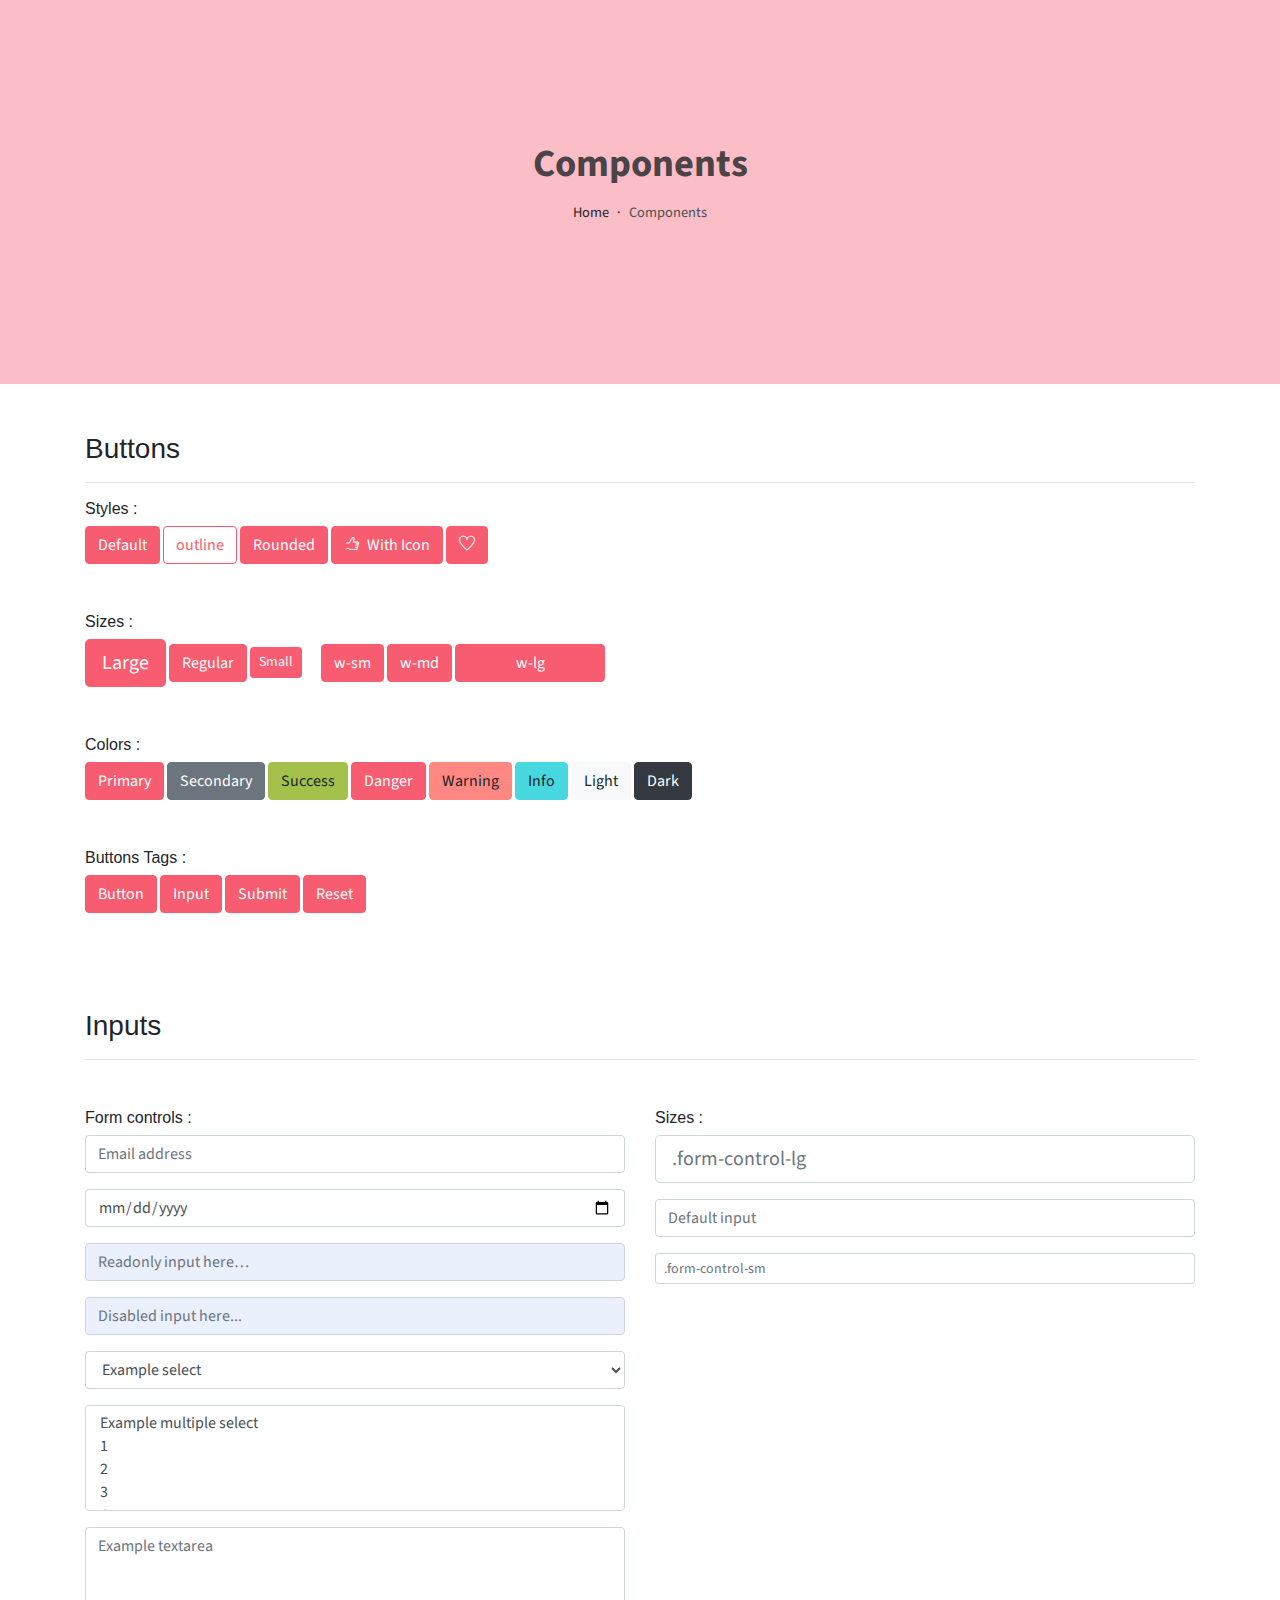
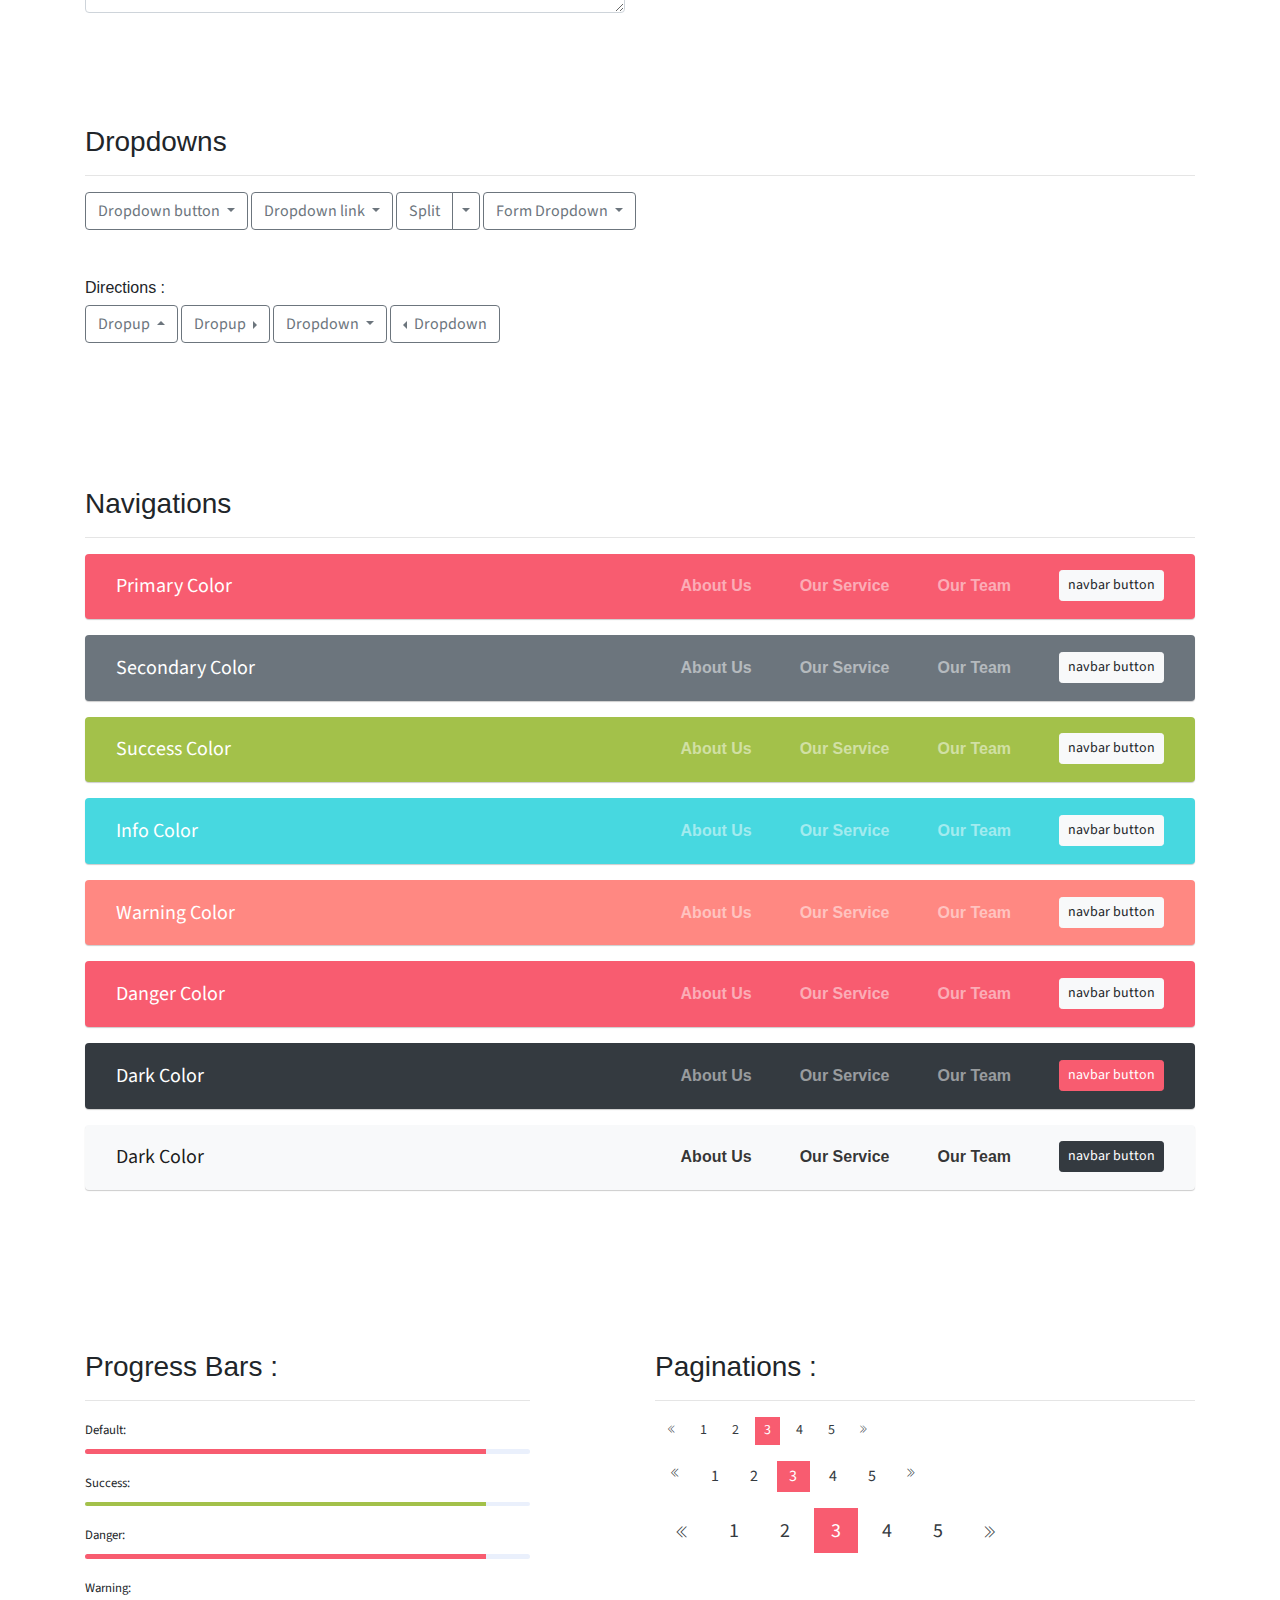
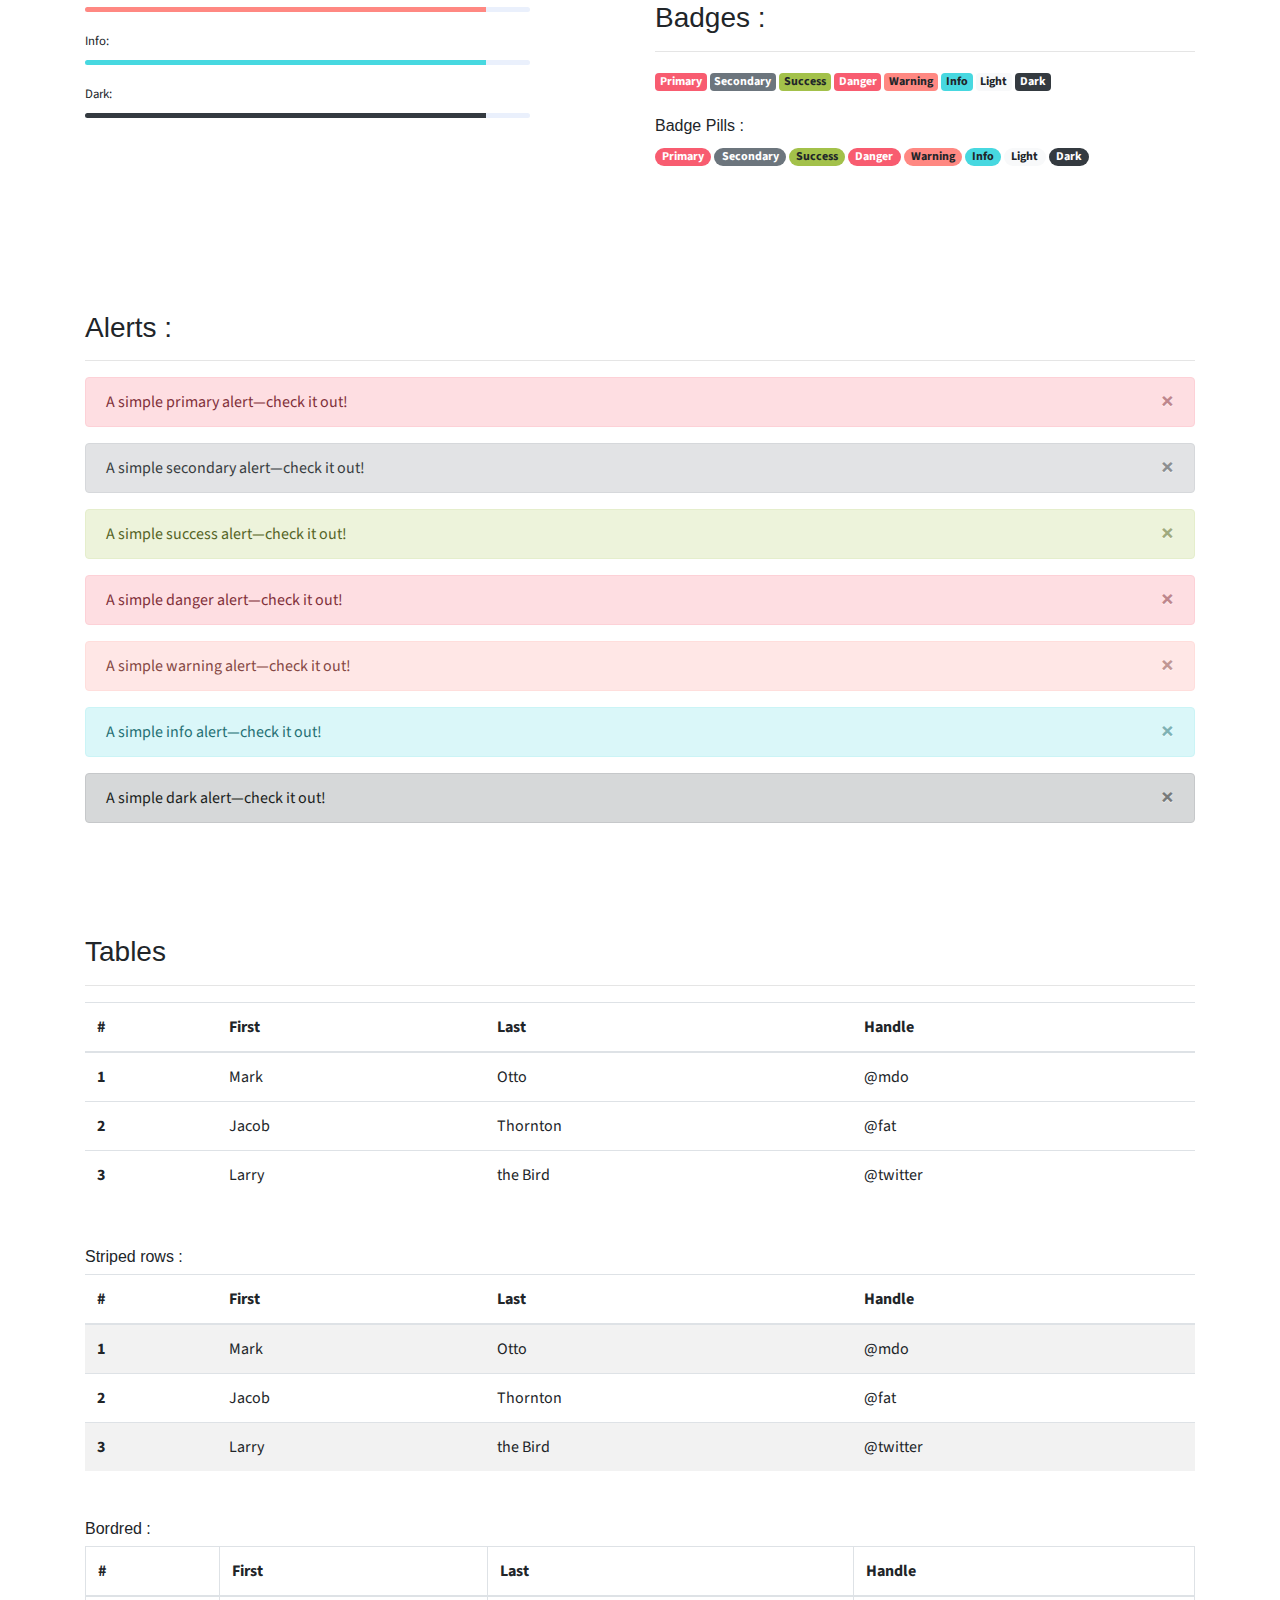
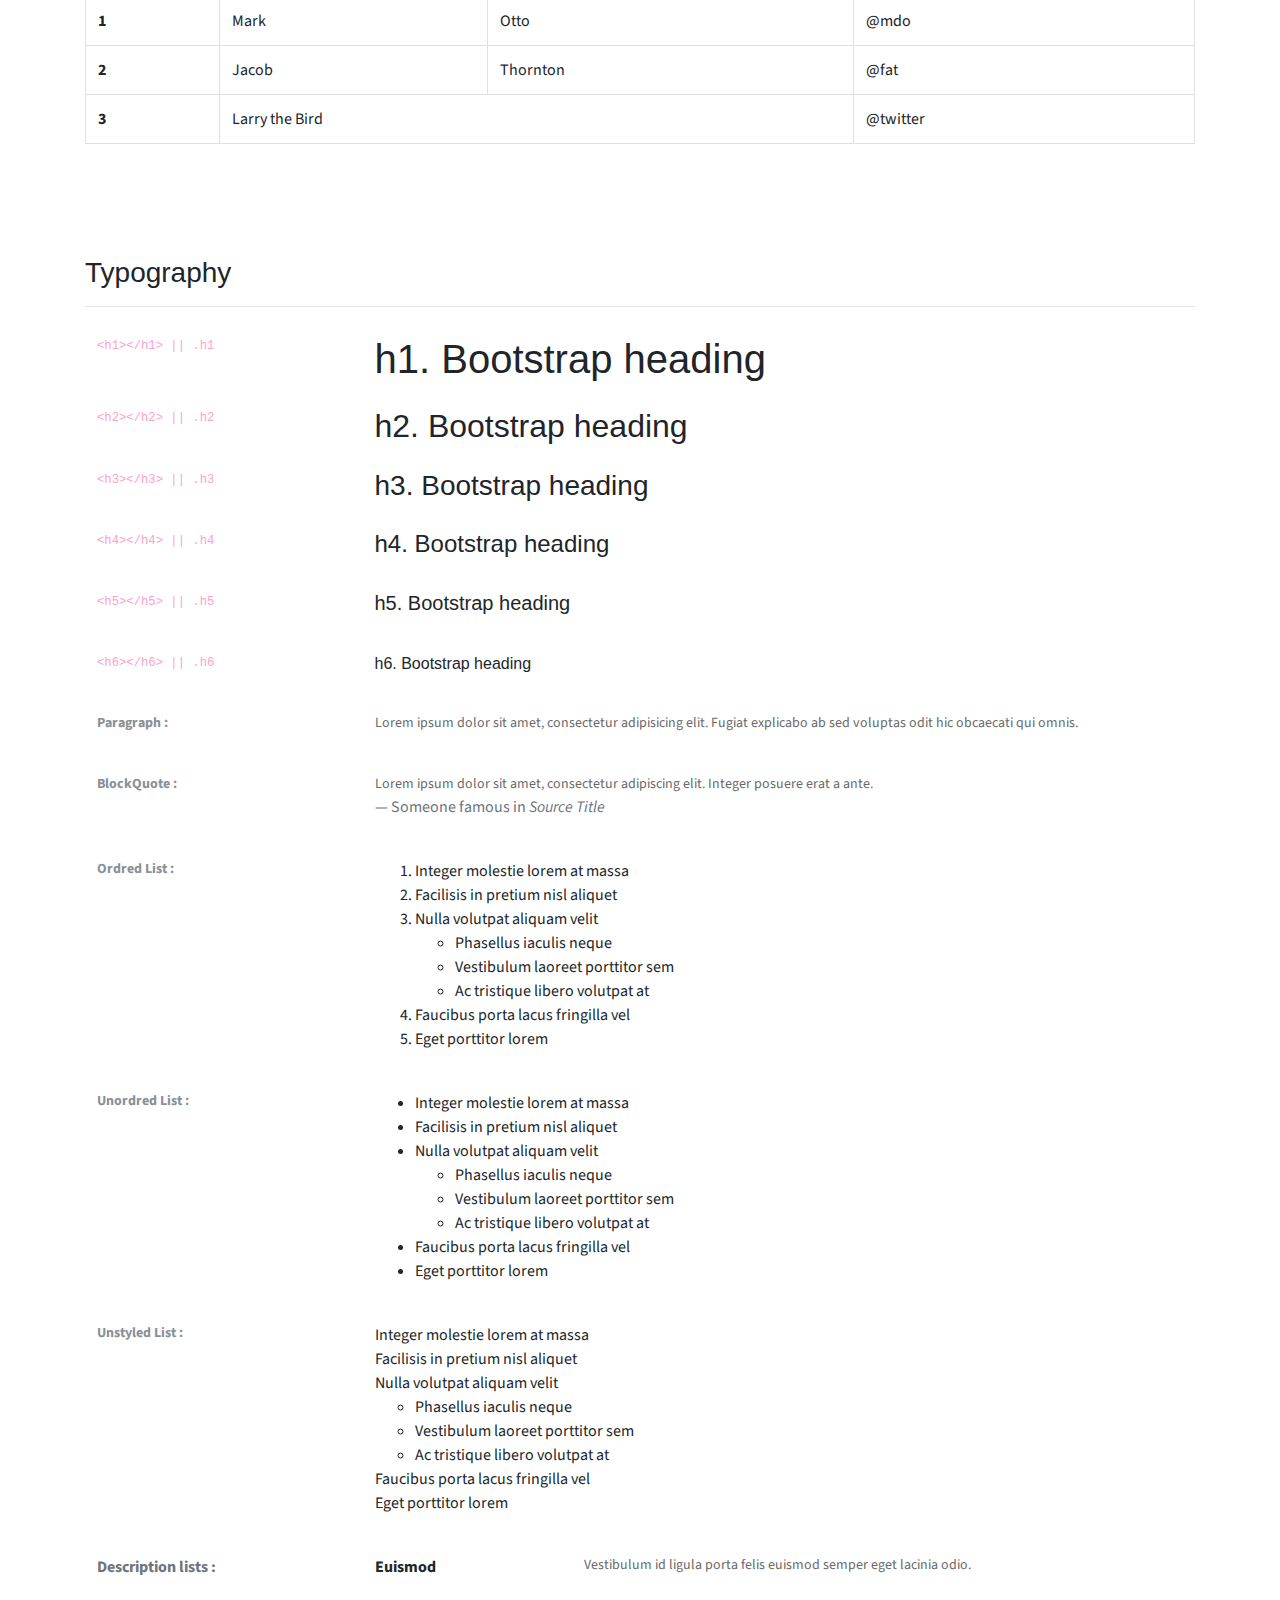
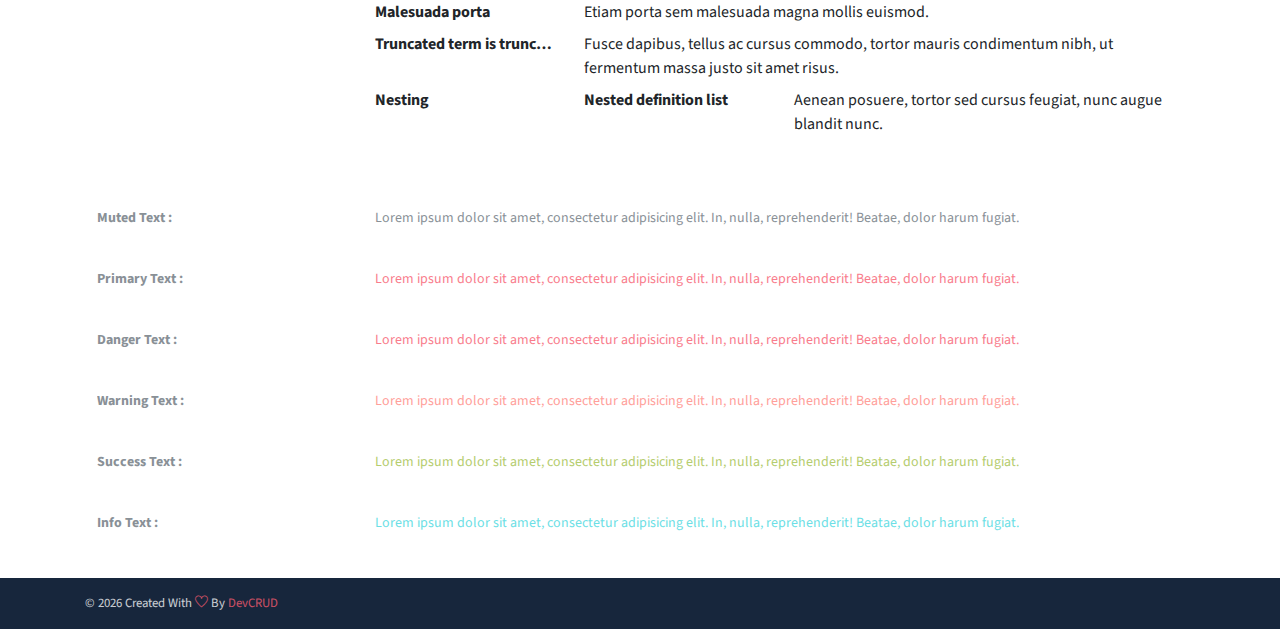
<file: personal website/adhilpk/public_html/components.html>
<!DOCTYPE html>
<html lang="en">
<head>
   <meta charset="utf-8">
   <meta name="viewport" content="width=device-width, initial-scale=1, shrink-to-fit=no">
   <meta name="description" content="Start your development with JohnDoe landing page.">
   <meta name="author" content="Devcrud">
   <title>JohnDoe Landing page | Components</title>
   <link rel="icon" href="assets/imgs/favicon.png" type="image/png">
   <!-- font icons -->
   <link rel="stylesheet" href="assets/vendors/themify-icons/css/themify-icons.css">
   <!-- Bootstrap + Steller  -->
   <link rel="stylesheet" href="assets/css/johndoe.css">
</head>
<body>

   <!-- Page Header -->
   <header class="header header-mini"> 
      <div class="header-title">Components</div> 
      <nav aria-label="breadcrumb">
         <ol class="breadcrumb">
            <li class="breadcrumb-item"><a href="/">Home</a></li>
            <li class="breadcrumb-item active" aria-current="page">Components</li>
         </ol>
      </nav>
   </header> <!-- End Of Page Header -->

   <!-- main content -->
   <div class="container">

      <!-- Buttons -->
      <h3 class="mt-5">Buttons</h3>
      <hr>
      <h6 class="section-secondary-title">Styles :</h6>
      <button class="btn btn-primary">Default</button>
      <button class="btn btn-outline-primary">outline</button>
      <button class="btn btn-primary rounded">Rounded</button>
      <button class="btn btn-primary rounded"><i class="ti-thumb-up pr-1"></i> With Icon</button>
      <button class="btn btn-primary circle"><i class="ti-heart"></i></button>

      <h6 class="section-secondary-title mt-5">Sizes :</h6>
      <button class="btn btn-primary btn-lg">Large</button>
      <button class="btn btn-primary ">Regular</button>
      <button class="btn btn-primary btn-sm">Small</button>
      <button class="btn btn-primary w-sm ml-3">w-sm</button>
      <button class="btn btn-primary w-md">w-md</button>
      <button class="btn btn-primary w-lg">w-lg</button>

      <h6 class="section-secondary-title mt-5">Colors :</h6>          
      <button type="button" class="btn btn-primary">Primary</button>
      <button type="button" class="btn btn-secondary">Secondary</button>
      <button type="button" class="btn btn-success">Success</button>
      <button type="button" class="btn btn-danger">Danger</button>
      <button type="button" class="btn btn-warning">Warning</button>
      <button type="button" class="btn btn-info">Info</button>
      <button type="button" class="btn btn-light">Light</button>
      <button type="button" class="btn btn-dark">Dark</button>

      <h6 class="section-secondary-title mt-5">Buttons Tags :</h6>
      <button class="btn btn-primary" type="submit">Button</button>
      <input class="btn btn-primary" type="button" value="Input">
      <input class="btn btn-primary" type="submit" value="Submit">
      <input class="btn btn-primary" type="reset" value="Reset">
      
      <!-- devider -->
      <div class="py-5"></div>

      <!-- Inputs -->
      <h3>Inputs</h3>
      <hr>
      <div class="row mt-5">
         <div class="col-md-6">
            <h6 class="section-secondary-title">Form controls :</h6>        
            <div class="form-group">
               <input type="email" class="form-control" id="exampleFormControlInput1" placeholder="Email address">
            </div>
            <div class="form-group">
               <input type="date" class="form-control" id="exampleFormControlInput1" placeholder="Date">
            </div>
            <div class="form-group">
               <input class="form-control" type="text" placeholder="Readonly input here…" readonly>
            </div>
            <div class="form-group">
               <input class="form-control" id="disabledInput" type="text" placeholder="Disabled input here..." disabled>
            </div>
            <div class="form-group">
               <select class="form-control" id="exampleFormControlSelect1">
                  <option>Example select</option>
                  <option>1</option>
                  <option>2</option>
                  <option>3</option>
                  <option>4</option>
                  <option>5</option>
               </select>
            </div>
            <div class="form-group">
               <select multiple class="form-control" id="exampleFormControlSelect2">
                  <option>Example multiple select</option>
                  <option>1</option>
                  <option>2</option>
                  <option>3</option>
                  <option>4</option>
                  <option>5</option>
               </select>
            </div>
            <div class="form-group">
               <textarea class="form-control" id="exampleFormControlTextarea1" rows="3" placeholder="Example textarea"></textarea>
            </div>
         </div>
         <div class="col-md-6">
            <h6 class="section-secondary-title">Sizes :</h6>    
            <div class="form-group">
               <input class="form-control form-control-lg" type="text" placeholder=".form-control-lg">             
            </div>
            <div class="form-group">
               <input class="form-control" type="text" placeholder="Default input">
            </div>
            <div class="form-group">
               <input class="form-control form-control-sm" type="text" placeholder=".form-control-sm"> 
            </div>
         </div>
      </div> <!-- end of inputs -->   

      <!-- devider -->
      <div class="py-5"></div>             

      <!-- Dropdowns -->
      <h3 class="components-section-title font-weight-normal">Dropdowns</h3>
      <hr>
      <div class="dropdown d-inline-block">
         <button class="btn btn-outline-secondary dropdown-toggle" type="button" id="dropdownMenuButton" data-toggle="dropdown" aria-haspopup="true" aria-expanded="false">
         Dropdown button
         </button>
         <div class="dropdown-menu" aria-labelledby="dropdownMenuButton">
         <a class="dropdown-item" href="#">Action</a>
         <a class="dropdown-item" href="#">Another action</a>
         <a class="dropdown-item" href="#">Something else here</a>
         </div>
      </div>
      <div class="dropdown d-inline-block">
         <a class="btn btn-outline-secondary dropdown-toggle" href="#" role="button" id="dropdownMenuLink" data-toggle="dropdown" aria-haspopup="true" aria-expanded="false">
            Dropdown link
         </a>
         <div class="dropdown-menu" aria-labelledby="dropdownMenuLink">
            <a class="dropdown-item" href="#">Action</a>
            <a class="dropdown-item" href="#">Another action</a>
            <a class="dropdown-item" href="#">Something else here</a>
         </div>
      </div>
      <div class="btn-group">
         <button type="button" class="btn btn-outline-secondary">Split</button>
         <button type="button" class="btn btn-outline-secondary dropdown-toggle dropdown-toggle-split" data-toggle="dropdown" aria-haspopup="true" aria-expanded="false">
         <span class="sr-only">Toggle Dropdown</span>
         </button>
         <div class="dropdown-menu">
            <a class="dropdown-item" href="#">Action</a>
            <a class="dropdown-item" href="#">Another action</a>
            <a class="dropdown-item" href="#">Something else here</a>
            <div class="dropdown-divider"></div>
            <a class="dropdown-item" href="#">Separated link</a>
         </div>
      </div>
      <div class="btn-group">
         <button class="btn btn-outline-secondary dropdown-toggle" type="button" id="dropdownMenuButton" data-toggle="dropdown" aria-haspopup="true" aria-expanded="false">
            Form Dropdown
         </button>
         <div class="dropdown-menu form">
            <form class="px-4 py-3">
               <div class="form-group">
                  <input type="email" class="form-control" id="exampleDropdownFormEmail1" placeholder="email@example.com">
               </div>
               <div class="form-group">
                  <input type="password" class="form-control" id="exampleDropdownFormPassword1" placeholder="Password">
               </div>
               <div class="form-check mb-3">
                  <input type="checkbox" class="form-check-input" id="dropdownCheck">
                  <label class="form-check-label" for="dropdownCheck">
                     Remember me
                  </label>
               </div>
               <button type="submit" class="btn btn-primary btn-block">Sign in</button>
            </form>
            <div class="dropdown-divider"></div>
            <a class="dropdown-item" href="#"><small>New around here? Sign up</small></a>
            <a class="dropdown-item" href="#"><small>Forgot password?</small></a>
         </div>
      </div>       
      <h6 class="section-secondary-title mt-5">Directions :</h6>  
      <div class="btn-group dropup">
         <button type="button" class="btn btn-outline-secondary dropdown-toggle" data-toggle="dropdown" aria-haspopup="true" aria-expanded="false">
            Dropup
         </button>
         <div class="dropdown-menu">
            <a class="dropdown-item" href="#">Action</a>
            <a class="dropdown-item" href="#">Another action</a>
            <a class="dropdown-item" href="#">Something else here</a>
            <div class="dropdown-divider"></div>
            <a class="dropdown-item" href="#">Separated link</a>
         </div>
      </div>
      <div class="btn-group dropright">
         <button type="button" class="btn btn-outline-secondary dropdown-toggle" data-toggle="dropdown" aria-haspopup="true" aria-expanded="false">
            Dropup
         </button>
         <div class="dropdown-menu">
            <a class="dropdown-item" href="#">Action</a>
            <a class="dropdown-item" href="#">Another action</a>
            <a class="dropdown-item" href="#">Something else here</a>
            <div class="dropdown-divider"></div>
            <a class="dropdown-item" href="#">Separated link</a>
         </div>
      </div>
      <div class="btn-group">
         <button type="button" class="btn btn-outline-secondary dropdown-toggle" data-toggle="dropdown" aria-haspopup="true" aria-expanded="false">
            Dropdown
         </button>
         <div class="dropdown-menu">
            <a class="dropdown-item" href="#">Action</a>
            <a class="dropdown-item" href="#">Another action</a>
            <a class="dropdown-item" href="#">Something else here</a>
            <div class="dropdown-divider"></div>
            <a class="dropdown-item" href="#">Separated link</a>
         </div>
      </div>
      <div class="btn-group dropleft">
         <button type="button" class="btn btn-outline-secondary dropdown-toggle" data-toggle="dropdown" aria-haspopup="true" aria-expanded="false">
            Dropdown
         </button>
         <div class="dropdown-menu">
            <a class="dropdown-item" href="#">Action</a>
            <a class="dropdown-item" href="#">Another action</a>
            <a class="dropdown-item" href="#">Something else here</a>
            <div class="dropdown-divider"></div>
            <a class="dropdown-item" href="#">Separated link</a>
         </div>
      </div> <!-- end of Dropdowns -->  

      <!-- devider -->
      <div class="py-5"></div>   

      <!-- navbars -->
      <h3 class="components-section-title font-weight-normal mt-5">Navigations</h3>
      <hr>
      <nav class="navbar navbar-expand-sm navbar-dark bg-primary rounded shadow mb-3">
         <div class="container">
            <a class="navbar-brand" href="#">Primary Color</a>
            <button class="navbar-toggler ml-auto" type="button" data-toggle="collapse" data-target="#navbarSupportedContent" aria-controls="navbarSupportedContent" aria-expanded="false" aria-label="Toggle navigation">
            <span class="navbar-toggler-icon"></span>
            </button>
            <div class="collapse navbar-collapse" id="navbarSupportedContent">
               <ul class="navbar-nav ml-auto"> 
                  <li class="nav-item">
                     <a class="nav-link" href="#about">About Us</a>
                  </li>
                  <li class="nav-item">
                     <a class="nav-link" href="#service">Our Service</a>
                  </li>
                  <li class="nav-item">
                     <a class="nav-link" href="#team">Our Team</a>
                  </li>
                  <li class="nav-item">
                     <a href="#book-table" class="ml-4 mt-1 btn btn-light btn-sm">navbar button</a>
                  </li>
               </ul>                       
            </div>
         </div>
      </nav>
      <nav class="navbar navbar-expand-sm navbar-dark bg-secondary rounded shadow mb-3">
         <div class="container">
            <a class="navbar-brand" href="#">Secondary Color</a>
            <button class="navbar-toggler ml-auto" type="button" data-toggle="collapse" data-target="#navbarSupportedContent" aria-controls="navbarSupportedContent" aria-expanded="false" aria-label="Toggle navigation">
            <span class="navbar-toggler-icon"></span>
            </button>
            <div class="collapse navbar-collapse" id="navbarSupportedContent">
               <ul class="navbar-nav ml-auto"> 
                  <li class="nav-item">
                     <a class="nav-link" href="#about">About Us</a>
                  </li>
                  <li class="nav-item">
                     <a class="nav-link" href="#service">Our Service</a>
                  </li>
                  <li class="nav-item">
                     <a class="nav-link" href="#team">Our Team</a>
                  </li>
                  <li class="nav-item">
                     <a href="#book-table" class="ml-4 mt-1 btn btn-light btn-sm">navbar button</a>
                  </li>
               </ul>                       
            </div>
         </div>
      </nav>
      <nav class="navbar navbar-expand-sm navbar-dark bg-success rounded shadow mb-3">
         <div class="container">
            <a class="navbar-brand" href="#">Success Color</a>
            <button class="navbar-toggler ml-auto" type="button" data-toggle="collapse" data-target="#navbarSupportedContent" aria-controls="navbarSupportedContent" aria-expanded="false" aria-label="Toggle navigation">
            <span class="navbar-toggler-icon"></span>
            </button>
            <div class="collapse navbar-collapse" id="navbarSupportedContent">
               <ul class="navbar-nav ml-auto"> 
                  <li class="nav-item">
                     <a class="nav-link" href="#about">About Us</a>
                  </li>
                  <li class="nav-item">
                     <a class="nav-link" href="#service">Our Service</a>
                  </li>
                  <li class="nav-item">
                     <a class="nav-link" href="#team">Our Team</a>
                  </li>
                  <li class="nav-item">
                     <a href="#book-table" class="ml-4 mt-1 btn btn-light btn-sm">navbar button</a>
                  </li>
               </ul>                       
            </div>
         </div>
      </nav>
      <nav class="navbar navbar-expand-sm navbar-dark bg-info rounded shadow mb-3">
         <div class="container">
            <a class="navbar-brand" href="#">Info Color</a>
            <button class="navbar-toggler ml-auto" type="button" data-toggle="collapse" data-target="#navbarSupportedContent" aria-controls="navbarSupportedContent" aria-expanded="false" aria-label="Toggle navigation">
            <span class="navbar-toggler-icon"></span>
            </button>
            <div class="collapse navbar-collapse" id="navbarSupportedContent">
               <ul class="navbar-nav ml-auto"> 
                  <li class="nav-item">
                     <a class="nav-link" href="#about">About Us</a>
                  </li>
                  <li class="nav-item">
                     <a class="nav-link" href="#service">Our Service</a>
                  </li>
                  <li class="nav-item">
                     <a class="nav-link" href="#team">Our Team</a>
                  </li>
                  <li class="nav-item">
                     <a href="#book-table" class="ml-4 mt-1 btn btn-light btn-sm">navbar button</a>
                  </li>
               </ul>                       
            </div>
         </div>
      </nav>
      <nav class="navbar navbar-expand-sm navbar-dark bg-warning rounded shadow mb-3">
         <div class="container">
            <a class="navbar-brand" href="#">Warning Color</a>
            <button class="navbar-toggler ml-auto" type="button" data-toggle="collapse" data-target="#navbarSupportedContent" aria-controls="navbarSupportedContent" aria-expanded="false" aria-label="Toggle navigation">
            <span class="navbar-toggler-icon"></span>
            </button>
            <div class="collapse navbar-collapse" id="navbarSupportedContent">
               <ul class="navbar-nav ml-auto"> 
                  <li class="nav-item">
                     <a class="nav-link" href="#about">About Us</a>
                  </li>
                  <li class="nav-item">
                     <a class="nav-link" href="#service">Our Service</a>
                  </li>
                  <li class="nav-item">
                     <a class="nav-link" href="#team">Our Team</a>
                  </li>
                  <li class="nav-item">
                     <a href="#book-table" class="ml-4 mt-1 btn btn-light btn-sm">navbar button</a>
                  </li>
               </ul>                       
            </div>
         </div>
      </nav>
      <nav class="navbar navbar-expand-sm navbar-dark bg-danger rounded shadow mb-3">
         <div class="container">
            <a class="navbar-brand" href="#">Danger Color</a>
            <button class="navbar-toggler ml-auto" type="button" data-toggle="collapse" data-target="#navbarSupportedContent" aria-controls="navbarSupportedContent" aria-expanded="false" aria-label="Toggle navigation">
            <span class="navbar-toggler-icon"></span>
            </button>
            <div class="collapse navbar-collapse" id="navbarSupportedContent">
               <ul class="navbar-nav ml-auto"> 
                  <li class="nav-item">
                     <a class="nav-link" href="#about">About Us</a>
                  </li>
                  <li class="nav-item">
                     <a class="nav-link" href="#service">Our Service</a>
                  </li>
                  <li class="nav-item">
                     <a class="nav-link" href="#team">Our Team</a>
                  </li>
                  <li class="nav-item">
                     <a href="#book-table" class="ml-4 mt-1 btn btn-light btn-sm">navbar button</a>
                  </li>
               </ul>                       
            </div>
         </div>
      </nav>
      <nav class="navbar navbar-expand-sm navbar-dark bg-dark rounded shadow mb-3">
         <div class="container">
            <a class="navbar-brand" href="#">Dark Color</a>
            <button class="navbar-toggler ml-auto" type="button" data-toggle="collapse" data-target="#navbarSupportedContent" aria-controls="navbarSupportedContent" aria-expanded="false" aria-label="Toggle navigation">
            <span class="navbar-toggler-icon"></span>
            </button>
            <div class="collapse navbar-collapse" id="navbarSupportedContent">
               <ul class="navbar-nav ml-auto"> 
                  <li class="nav-item">
                     <a class="nav-link" href="#about">About Us</a>
                  </li>
                  <li class="nav-item">
                     <a class="nav-link" href="#service">Our Service</a>
                  </li>
                  <li class="nav-item">
                     <a class="nav-link" href="#team">Our Team</a>
                  </li>
                  <li class="nav-item">
                     <a href="#book-table" class="ml-4 mt-1 btn btn-primary btn-sm">navbar button</a>
                  </li>
               </ul>                       
            </div>
         </div>
      </nav>
      <nav class="navbar navbar-expand-sm navbar-light bg-light rounded shadow mb-3">
         <div class="container">
            <a class="navbar-brand" href="#">Dark Color</a>
            <button class="navbar-toggler ml-auto" type="button" data-toggle="collapse" data-target="#navbarSupportedContent" aria-controls="navbarSupportedContent" aria-expanded="false" aria-label="Toggle navigation">
            <span class="navbar-toggler-icon"></span>
            </button>
            <div class="collapse navbar-collapse" id="navbarSupportedContent">
               <ul class="navbar-nav ml-auto"> 
                  <li class="nav-item">
                     <a class="nav-link" href="#about">About Us</a>
                  </li>
                  <li class="nav-item">
                     <a class="nav-link" href="#service">Our Service</a>
                  </li>
                  <li class="nav-item">
                     <a class="nav-link" href="#team">Our Team</a>
                  </li>
                  <li class="nav-item">
                     <a href="#book-table" class="ml-4 mt-1 btn btn-dark btn-sm">navbar button</a>
                  </li>
               </ul>                       
            </div>
         </div>
      </nav>
      <!-- End of navbars -->

      <!-- devider -->
      <div class="py-5"></div>   
      
      <!-- progress bars -->
      <div class="row justify-content-between">
         <div class="col-md-5">
            <h3 class="components-section-title font-weight-normal mt-5">Progress Bars :</h3>
            <hr>
            <small>Default: </small>
            <div class="progress mt-2 mb-3">
               <div class="progress-bar" role="progressbar" style="width: 90%" aria-valuenow="25" aria-valuemin="0" aria-valuemax="100"></div>
            </div>
            <small>Success:</small>
            <div class="progress mt-2 mb-3">
               <div class="progress-bar bg-success" role="progressbar" style="width: 90%" aria-valuenow="25" aria-valuemin="0" aria-valuemax="100"></div>
            </div>
            <small>Danger:</small>
            <div class="progress mt-2 mb-3">
               <div class="progress-bar bg-danger" role="progressbar" style="width: 90%" aria-valuenow="25" aria-valuemin="0" aria-valuemax="100"></div>
            </div>
            <small>Warning:</small>
            <div class="progress mt-2 mb-3">
               <div class="progress-bar bg-warning" role="progressbar" style="width: 90%" aria-valuenow="25" aria-valuemin="0" aria-valuemax="100"></div>
            </div>
            <small>Info:</small>
            <div class="progress mt-2 mb-3">
               <div class="progress-bar bg-info" role="progressbar" style="width: 90%" aria-valuenow="25" aria-valuemin="0" aria-valuemax="100"></div>
            </div>
            <small>Dark:</small>
            <div class="progress mt-2 mb-3">
               <div class="progress-bar bg-dark" role="progressbar" style="width: 90%" aria-valuenow="25" aria-valuemin="0" aria-valuemax="100"></div>
            </div>
         </div>
         <div class="col-md-6">
            <h3 class="components-section-title font-weight-normal mt-5">Paginations :</h3>
            <hr>
            <nav aria-label="Page navigation example">
               <ul class="pagination pagination-sm">
                  <li class="page-item"><a class="page-link" href="#"><i class="ti-angle-double-left"></i></a></li>
                  <li class="page-item"><a class="page-link" href="#">1</a></li>
                  <li class="page-item"><a class="page-link" href="#">2</a></li>
                  <li class="page-item active"><a class="page-link" href="#">3</a></li>
                  <li class="page-item"><a class="page-link" href="#">4</a></li>
                  <li class="page-item"><a class="page-link" href="#">5</a></li>
                  <li class="page-item"><a class="page-link" href="#"><i class="ti-angle-double-right"></i></a></li>
               </ul>
            </nav>
            <nav aria-label="Page navigation example">
               <ul class="pagination">
               <li class="page-item"><a class="page-link" href="#"><i class="ti-angle-double-left"></i></a></li>
                  <li class="page-item"><a class="page-link" href="#">1</a></li>
                  <li class="page-item"><a class="page-link" href="#">2</a></li>
                  <li class="page-item active"><a class="page-link" href="#">3</a></li>
                  <li class="page-item"><a class="page-link" href="#">4</a></li>
                  <li class="page-item"><a class="page-link" href="#">5</a></li>
                  <li class="page-item"><a class="page-link" href="#"><i class="ti-angle-double-right"></i></a></li>
               </ul>
            </nav>
            <nav aria-label="Page navigation example">
               <ul class="pagination pagination-lg">
                  <li class="page-item"><a class="page-link" href="#"><i class="ti-angle-double-left"></i></a></li>
                  <li class="page-item"><a class="page-link" href="#">1</a></li>
                  <li class="page-item"><a class="page-link" href="#">2</a></li>
                  <li class="page-item active"><a class="page-link" href="#">3</a></li>
                  <li class="page-item"><a class="page-link" href="#">4</a></li>
                  <li class="page-item"><a class="page-link" href="#">5</a></li>
                  <li class="page-item"><a class="page-link" href="#"><i class="ti-angle-double-right"></i></a></li>
               </ul>
            </nav>

            <!-- Badges -->
            <h3 class="components-section-title font-weight-normal mt-5">Badges :</h3>
            <hr>
            <span class="badge badge-primary">Primary</span>
            <span class="badge badge-secondary">Secondary</span>
            <span class="badge badge-success">Success</span>
            <span class="badge badge-danger">Danger</span>
            <span class="badge badge-warning">Warning</span>
            <span class="badge badge-info">Info</span>
            <span class="badge badge-light">Light</span>
            <span class="badge badge-dark">Dark</span>
            <h6 class="section-secondary-title mt-4 mb-2">Badge Pills :</h6>
            <span class="badge badge-pill badge-primary">Primary</span>
            <span class="badge badge-pill badge-secondary">Secondary</span>
            <span class="badge badge-pill badge-success">Success</span>
            <span class="badge badge-pill badge-danger">Danger</span>
            <span class="badge badge-pill badge-warning">Warning</span>
            <span class="badge badge-pill badge-info">Info</span>
            <span class="badge badge-pill badge-light">Light</span>
            <span class="badge badge-pill badge-dark">Dark</span>
         </div>
      </div> <!-- End of Progress bars -->

      <!-- devider -->
      <div class="py-5"></div>  

      <!-- Alerts -->
      <h3 class="components-section-title font-weight-normal mt-5">Alerts :</h3>
      <hr>
      <div class="alert alert-primary alert-dismissible fade show" role="alert">
         A simple primary alert—check it out!
         <button type="button" class="close" data-dismiss="alert" aria-label="Close">
            <span aria-hidden="true">&times;</span>
         </button>
      </div>
      <div class="alert alert-secondary alert-dismissible fade show" role="alert">
         A simple secondary alert—check it out!
         <button type="button" class="close" data-dismiss="alert" aria-label="Close">
            <span aria-hidden="true">&times;</span>
         </button>
      </div>
      <div class="alert alert-success alert-dismissible fade show" role="alert">
         A simple success alert—check it out!
         <button type="button" class="close" data-dismiss="alert" aria-label="Close">
            <span aria-hidden="true">&times;</span>
         </button>
      </div>
      <div class="alert alert-danger alert-dismissible fade show" role="alert">
         A simple danger alert—check it out!
         <button type="button" class="close" data-dismiss="alert" aria-label="Close">
            <span aria-hidden="true">&times;</span>
         </button>
      </div>
      <div class="alert alert-warning alert-dismissible fade show" role="alert">
         A simple warning alert—check it out!
         <button type="button" class="close" data-dismiss="alert" aria-label="Close">
            <span aria-hidden="true">&times;</span>
         </button>
      </div>
      <div class="alert alert-info alert-dismissible fade show" role="alert">
         A simple info alert—check it out!
         <button type="button" class="close" data-dismiss="alert" aria-label="Close">
            <span aria-hidden="true">&times;</span>
         </button>
      </div>
      <div class="alert alert-dark alert-dismissible fade show" role="alert">
         A simple dark alert—check it out!
         <button type="button" class="close" data-dismiss="alert" aria-label="Close">
            <span aria-hidden="true">&times;</span>
         </button>
      </div>
      <!-- end of alerts -->

      <!-- devider -->
      <div class="py-5"></div> 
   
      <!-- tables -->
      <h3 class="components-section-title">Tables</h3>
      <hr>
      <table class="table">
         <thead>
            <tr>
               <th scope="col">#</th>
               <th scope="col">First</th>
               <th scope="col">Last</th>
               <th scope="col">Handle</th>
            </tr>
         </thead>
         <tbody>
            <tr>
               <th scope="row">1</th>
               <td>Mark</td>
               <td>Otto</td>
               <td>@mdo</td>
            </tr>
            <tr>
               <th scope="row">2</th>
               <td>Jacob</td>
               <td>Thornton</td>
               <td>@fat</td>
            </tr>
            <tr>
               <th scope="row">3</th>
               <td>Larry</td>
               <td>the Bird</td>
               <td>@twitter</td>
            </tr>
         </tbody>
      </table>

      <h6 class="section-secondary-title mt-5">Striped rows :</h6>
      <table class="table table-striped">
         <thead>
            <tr>
               <th scope="col">#</th>
               <th scope="col">First</th>
               <th scope="col">Last</th>
               <th scope="col">Handle</th>
            </tr>
         </thead>
         <tbody>
            <tr>
               <th scope="row">1</th>
               <td>Mark</td>
               <td>Otto</td>
               <td>@mdo</td>
            </tr>
            <tr>
               <th scope="row">2</th>
               <td>Jacob</td>
               <td>Thornton</td>
               <td>@fat</td>
            </tr>
            <tr>
               <th scope="row">3</th>
               <td>Larry</td>
               <td>the Bird</td>
               <td>@twitter</td>
            </tr>
         </tbody>
      </table>

      <h6 class="section-secondary-title mt-5">Bordred :</h6>
      <table class="table table-bordered">
         <thead>
            <tr>
               <th scope="col">#</th>
               <th scope="col">First</th>
               <th scope="col">Last</th>
               <th scope="col">Handle</th>
            </tr>
         </thead>
         <tbody>
            <tr>
               <th scope="row">1</th>
               <td>Mark</td>
               <td>Otto</td>
               <td>@mdo</td>
            </tr>
            <tr>
               <th scope="row">2</th>
               <td>Jacob</td>
               <td>Thornton</td>
               <td>@fat</td>
            </tr>
            <tr>
               <th scope="row">3</th>
               <td colspan="2">Larry the Bird</td>
               <td>@twitter</td>
            </tr>
         </tbody>
      </table>
      <!-- end of tables -->

      <!-- devider -->
      <div class="py-5"></div> 

      <!-- typography -->
      <h3 class="components-section-title">Typography</h3>
      <hr>
     
      <table class="table table-borderless v-align-center">
         <tbody>
            <tr>
               <td>
                  <p><code class="highlighter-rouge">&lt;h1&gt;&lt;/h1&gt; || .h1</code></p>
               </td>
               <td class="w-75"><span class="h1">h1. Bootstrap heading</span></td>
            </tr>
            <tr>
               <td>
                  <p><code class="highlighter-rouge">&lt;h2&gt;&lt;/h2&gt; || .h2</code></p>
               </td>
               <td><span class="h2">h2. Bootstrap heading</span></td>
            </tr>
            <tr>
               <td>
                  <p><code class="highlighter-rouge">&lt;h3&gt;&lt;/h3&gt; || .h3</code></p>
               </td>
               <td><span class="h3">h3. Bootstrap heading</span></td>
            </tr>
            <tr>
               <td>
                  <p><code class="highlighter-rouge">&lt;h4&gt;&lt;/h4&gt; || .h4</code></p>
               </td>
               <td><span class="h4">h4. Bootstrap heading</span></td>
            </tr>
            <tr>
               <td>
                  <p><code class="highlighter-rouge">&lt;h5&gt;&lt;/h5&gt; || .h5</code></p>
               </td>
               <td><span class="h5">h5. Bootstrap heading</span></td>
            </tr>
            <tr>
               <td>
                  <p><code class="highlighter-rouge">&lt;h6&gt;&lt;/h6&gt; || .h6</code></p>
               </td>
               <td><span class="h6">h6. Bootstrap heading</span></td>
            </tr>
            <tr>
               <td>
                  <p class="font-weight-bold text-muted">Paragraph :</p>
               </td>
               <td><p>Lorem ipsum dolor sit amet, consectetur adipisicing elit. Fugiat explicabo ab sed voluptas odit hic obcaecati qui omnis.</p></td>
            </tr>
            <tr>
               <td>
                  <p class="font-weight-bold text-muted">BlockQuote :</p>
               </td>
               <td>
                  <blockquote class="blockquote">
                     <p class="mb-0">Lorem ipsum dolor sit amet, consectetur adipiscing elit. Integer posuere erat a ante.</p>
                     <footer class="blockquote-footer">Someone famous in <cite title="Source Title">Source Title</cite></footer>
                  </blockquote>
               </td>
            </tr>

            
            <tr>
               <td><p class="font-weight-bold text-muted">Ordred List :</p></td>
               <td>
                  <ol>
                     <li>Integer molestie lorem at massa</li>
                     <li>Facilisis in pretium nisl aliquet</li>
                     <li>Nulla volutpat aliquam velit
                        <ul>
                           <li>Phasellus iaculis neque</li>
                           <li>Vestibulum laoreet porttitor sem</li>
                           <li>Ac tristique libero volutpat at</li>
                        </ul>
                     </li>
                     <li>Faucibus porta lacus fringilla vel</li>
                     <li>Eget porttitor lorem</li>
                  </ol>
               </td>
            </tr>
            <tr>
               <td><p class="font-weight-bold text-muted">Unordred List :</p></td>
               <td>
                  <ul >
                     <li>Integer molestie lorem at massa</li>
                     <li>Facilisis in pretium nisl aliquet</li>
                     <li>Nulla volutpat aliquam velit
                        <ul>
                           <li>Phasellus iaculis neque</li>
                           <li>Vestibulum laoreet porttitor sem</li>
                           <li>Ac tristique libero volutpat at</li>
                        </ul>
                     </li>
                     <li>Faucibus porta lacus fringilla vel</li>
                     <li>Eget porttitor lorem</li>
                  </ul>
               </td>
            </tr>
            <tr>
               <td><p class="font-weight-bold text-muted">Unstyled List :</p></td>
               <td>
                  <ul class="list-unstyled">
                     <li>Integer molestie lorem at massa</li>
                     <li>Facilisis in pretium nisl aliquet</li>
                     <li>Nulla volutpat aliquam velit
                        <ul>
                           <li>Phasellus iaculis neque</li>
                           <li>Vestibulum laoreet porttitor sem</li>
                           <li>Ac tristique libero volutpat at</li>
                        </ul>
                     </li>
                     <li>Faucibus porta lacus fringilla vel</li>
                     <li>Eget porttitor lorem</li>
                  </ul>
               </td>
            </tr>
            <tr>
               <td class="font-weight-bold text-muted">Description lists : </td>
               <td>
                  <dl class="row">
                     <dt class="col-sm-3">Euismod</dt>
                     <dd class="col-sm-9">
                        <p>Vestibulum id ligula porta felis euismod semper eget lacinia odio.</p>
                     </dd>

                     <dt class="col-sm-3">Malesuada porta</dt>
                     <dd class="col-sm-9">Etiam porta sem malesuada magna mollis euismod.</dd>

                     <dt class="col-sm-3 text-truncate">Truncated term is truncated</dt>
                     <dd class="col-sm-9">Fusce dapibus, tellus ac cursus commodo, tortor mauris condimentum nibh, ut fermentum massa justo sit amet risus.</dd>

                     <dt class="col-sm-3">Nesting</dt>
                     <dd class="col-sm-9">
                        <dl class="row">
                           <dt class="col-sm-4">Nested definition list</dt>
                           <dd class="col-sm-8">Aenean posuere, tortor sed cursus feugiat, nunc augue blandit nunc.</dd>
                        </dl>
                     </dd>
                  </dl>
               </td>
            </tr>
            <tr>
               <td>
                  <p class="font-weight-bold text-muted">Muted Text :</p>
               </td>
               <td>
                  <p class="text-muted">Lorem ipsum dolor sit amet, consectetur adipisicing elit. In, nulla, reprehenderit! Beatae, dolor harum fugiat.</p>
               </td>
            </tr>
            <tr>
               <td>
                  <p class="font-weight-bold text-muted">Primary Text :</p>
               </td>
               <td>
                  <p class="text-primary">Lorem ipsum dolor sit amet, consectetur adipisicing elit. In, nulla, reprehenderit! Beatae, dolor harum fugiat.</p>
               </td>
            </tr>
            <tr>
               <td>
                  <p class="font-weight-bold text-muted">Danger Text :</p>
               </td>
               <td>
                  <p class="text-danger">Lorem ipsum dolor sit amet, consectetur adipisicing elit. In, nulla, reprehenderit! Beatae, dolor harum fugiat.</p>
               </td>
            </tr>
            <tr>
               <td>
                  <p class="font-weight-bold text-muted">Warning Text :</p>
               </td>
               <td>
                  <p class="text-warning">Lorem ipsum dolor sit amet, consectetur adipisicing elit. In, nulla, reprehenderit! Beatae, dolor harum fugiat.</p>
               </td>
            </tr>
            <tr>
               <td>
                  <p class="font-weight-bold text-muted">Success Text :</p>
               </td>
               <td>
                  <p class="text-success">Lorem ipsum dolor sit amet, consectetur adipisicing elit. In, nulla, reprehenderit! Beatae, dolor harum fugiat.</p>
               </td>
            </tr>
            <tr>
               <td>
                  <p class="font-weight-bold text-muted">Info Text :</p>
               </td>
               <td>
                  <p class="text-info">Lorem ipsum dolor sit amet, consectetur adipisicing elit. In, nulla, reprehenderit! Beatae, dolor harum fugiat.</p>
               </td>
            </tr>
         </tbody>
      </table>
   </div>
   <!-- end of typography -->

   <!-- Page Footer -->
   <footer class="footer py-3">
        <div class="container">
            <p class="small mb-0 text-light">
                &copy; <script>document.write(new Date().getFullYear())</script> Created With <i class="ti-heart text-danger"></i> By <a href="http://devcrud.com" target="_blank"><span class="text-danger" title="Bootstrap 4 Themes and Dashboards">DevCRUD</span></a> 
            </p>
        </div>
    </footer>
   <!-- End of Page Footer -->  
   
   <!-- core  -->
   <script src="assets/vendors/jquery/jquery-3.4.1.js"></script>
   <script src="assets/vendors/bootstrap/bootstrap.bundle.js"></script>

</body>
</html>
</file>
<file: personal website/adhilpk/public_html/assets/vendors/themify-icons/css/themify-icons.css>
@font-face {
	font-family: 'themify';
	src:url("../fonts/themify.eot?-fvbane");
	src:url("../fonts/themify.eot?#iefix-fvbane") format("embedded-opentype"),
		url("../fonts/themify.woff?-fvbane") format("woff"),
		url("../fonts/themify.ttf?-fvbane") format("truetype"),
		url("../fonts/themify.svg?-fvbane#themify") format("svg");
	font-weight: normal;
	font-style: normal;
}

[class^="ti-"], [class*=" ti-"] {
	font-family: 'themify';
	speak: none;
	font-style: normal;
	font-weight: normal;
	font-variant: normal;
	text-transform: none;
	line-height: 1;

	/* Better Font Rendering =========== */
	-webkit-font-smoothing: antialiased;
	-moz-osx-font-smoothing: grayscale;
}

.ti-wand:before {
	content: "\e600";
}
.ti-volume:before {
	content: "\e601";
}
.ti-user:before {
	content: "\e602";
}
.ti-unlock:before {
	content: "\e603";
}
.ti-unlink:before {
	content: "\e604";
}
.ti-trash:before {
	content: "\e605";
}
.ti-thought:before {
	content: "\e606";
}
.ti-target:before {
	content: "\e607";
}
.ti-tag:before {
	content: "\e608";
}
.ti-tablet:before {
	content: "\e609";
}
.ti-star:before {
	content: "\e60a";
}
.ti-spray:before {
	content: "\e60b";
}
.ti-signal:before {
	content: "\e60c";
}
.ti-shopping-cart:before {
	content: "\e60d";
}
.ti-shopping-cart-full:before {
	content: "\e60e";
}
.ti-settings:before {
	content: "\e60f";
}
.ti-search:before {
	content: "\e610";
}
.ti-zoom-in:before {
	content: "\e611";
}
.ti-zoom-out:before {
	content: "\e612";
}
.ti-cut:before {
	content: "\e613";
}
.ti-ruler:before {
	content: "\e614";
}
.ti-ruler-pencil:before {
	content: "\e615";
}
.ti-ruler-alt:before {
	content: "\e616";
}
.ti-bookmark:before {
	content: "\e617";
}
.ti-bookmark-alt:before {
	content: "\e618";
}
.ti-reload:before {
	content: "\e619";
}
.ti-plus:before {
	content: "\e61a";
}
.ti-pin:before {
	content: "\e61b";
}
.ti-pencil:before {
	content: "\e61c";
}
.ti-pencil-alt:before {
	content: "\e61d";
}
.ti-paint-roller:before {
	content: "\e61e";
}
.ti-paint-bucket:before {
	content: "\e61f";
}
.ti-na:before {
	content: "\e620";
}
.ti-mobile:before {
	content: "\e621";
}
.ti-minus:before {
	content: "\e622";
}
.ti-medall:before {
	content: "\e623";
}
.ti-medall-alt:before {
	content: "\e624";
}
.ti-marker:before {
	content: "\e625";
}
.ti-marker-alt:before {
	content: "\e626";
}
.ti-arrow-up:before {
	content: "\e627";
}
.ti-arrow-right:before {
	content: "\e628";
}
.ti-arrow-left:before {
	content: "\e629";
}
.ti-arrow-down:before {
	content: "\e62a";
}
.ti-lock:before {
	content: "\e62b";
}
.ti-location-arrow:before {
	content: "\e62c";
}
.ti-link:before {
	content: "\e62d";
}
.ti-layout:before {
	content: "\e62e";
}
.ti-layers:before {
	content: "\e62f";
}
.ti-layers-alt:before {
	content: "\e630";
}
.ti-key:before {
	content: "\e631";
}
.ti-import:before {
	content: "\e632";
}
.ti-image:before {
	content: "\e633";
}
.ti-heart:before {
	content: "\e634";
}
.ti-heart-broken:before {
	content: "\e635";
}
.ti-hand-stop:before {
	content: "\e636";
}
.ti-hand-open:before {
	content: "\e637";
}
.ti-hand-drag:before {
	content: "\e638";
}
.ti-folder:before {
	content: "\e639";
}
.ti-flag:before {
	content: "\e63a";
}
.ti-flag-alt:before {
	content: "\e63b";
}
.ti-flag-alt-2:before {
	content: "\e63c";
}
.ti-eye:before {
	content: "\e63d";
}
.ti-export:before {
	content: "\e63e";
}
.ti-exchange-vertical:before {
	content: "\e63f";
}
.ti-desktop:before {
	content: "\e640";
}
.ti-cup:before {
	content: "\e641";
}
.ti-crown:before {
	content: "\e642";
}
.ti-comments:before {
	content: "\e643";
}
.ti-comment:before {
	content: "\e644";
}
.ti-comment-alt:before {
	content: "\e645";
}
.ti-close:before {
	content: "\e646";
}
.ti-clip:before {
	content: "\e647";
}
.ti-angle-up:before {
	content: "\e648";
}
.ti-angle-right:before {
	content: "\e649";
}
.ti-angle-left:before {
	content: "\e64a";
}
.ti-angle-down:before {
	content: "\e64b";
}
.ti-check:before {
	content: "\e64c";
}
.ti-check-box:before {
	content: "\e64d";
}
.ti-camera:before {
	content: "\e64e";
}
.ti-announcement:before {
	content: "\e64f";
}
.ti-brush:before {
	content: "\e650";
}
.ti-briefcase:before {
	content: "\e651";
}
.ti-bolt:before {
	content: "\e652";
}
.ti-bolt-alt:before {
	content: "\e653";
}
.ti-blackboard:before {
	content: "\e654";
}
.ti-bag:before {
	content: "\e655";
}
.ti-move:before {
	content: "\e656";
}
.ti-arrows-vertical:before {
	content: "\e657";
}
.ti-arrows-horizontal:before {
	content: "\e658";
}
.ti-fullscreen:before {
	content: "\e659";
}
.ti-arrow-top-right:before {
	content: "\e65a";
}
.ti-arrow-top-left:before {
	content: "\e65b";
}
.ti-arrow-circle-up:before {
	content: "\e65c";
}
.ti-arrow-circle-right:before {
	content: "\e65d";
}
.ti-arrow-circle-left:before {
	content: "\e65e";
}
.ti-arrow-circle-down:before {
	content: "\e65f";
}
.ti-angle-double-up:before {
	content: "\e660";
}
.ti-angle-double-right:before {
	content: "\e661";
}
.ti-angle-double-left:before {
	content: "\e662";
}
.ti-angle-double-down:before {
	content: "\e663";
}
.ti-zip:before {
	content: "\e664";
}
.ti-world:before {
	content: "\e665";
}
.ti-wheelchair:before {
	content: "\e666";
}
.ti-view-list:before {
	content: "\e667";
}
.ti-view-list-alt:before {
	content: "\e668";
}
.ti-view-grid:before {
	content: "\e669";
}
.ti-uppercase:before {
	content: "\e66a";
}
.ti-upload:before {
	content: "\e66b";
}
.ti-underline:before {
	content: "\e66c";
}
.ti-truck:before {
	content: "\e66d";
}
.ti-timer:before {
	content: "\e66e";
}
.ti-ticket:before {
	content: "\e66f";
}
.ti-thumb-up:before {
	content: "\e670";
}
.ti-thumb-down:before {
	content: "\e671";
}
.ti-text:before {
	content: "\e672";
}
.ti-stats-up:before {
	content: "\e673";
}
.ti-stats-down:before {
	content: "\e674";
}
.ti-split-v:before {
	content: "\e675";
}
.ti-split-h:before {
	content: "\e676";
}
.ti-smallcap:before {
	content: "\e677";
}
.ti-shine:before {
	content: "\e678";
}
.ti-shift-right:before {
	content: "\e679";
}
.ti-shift-left:before {
	content: "\e67a";
}
.ti-shield:before {
	content: "\e67b";
}
.ti-notepad:before {
	content: "\e67c";
}
.ti-server:before {
	content: "\e67d";
}
.ti-quote-right:before {
	content: "\e67e";
}
.ti-quote-left:before {
	content: "\e67f";
}
.ti-pulse:before {
	content: "\e680";
}
.ti-printer:before {
	content: "\e681";
}
.ti-power-off:before {
	content: "\e682";
}
.ti-plug:before {
	content: "\e683";
}
.ti-pie-chart:before {
	content: "\e684";
}
.ti-paragraph:before {
	content: "\e685";
}
.ti-panel:before {
	content: "\e686";
}
.ti-package:before {
	content: "\e687";
}
.ti-music:before {
	content: "\e688";
}
.ti-music-alt:before {
	content: "\e689";
}
.ti-mouse:before {
	content: "\e68a";
}
.ti-mouse-alt:before {
	content: "\e68b";
}
.ti-money:before {
	content: "\e68c";
}
.ti-microphone:before {
	content: "\e68d";
}
.ti-menu:before {
	content: "\e68e";
}
.ti-menu-alt:before {
	content: "\e68f";
}
.ti-map:before {
	content: "\e690";
}
.ti-map-alt:before {
	content: "\e691";
}
.ti-loop:before {
	content: "\e692";
}
.ti-location-pin:before {
	content: "\e693";
}
.ti-list:before {
	content: "\e694";
}
.ti-light-bulb:before {
	content: "\e695";
}
.ti-Italic:before {
	content: "\e696";
}
.ti-info:before {
	content: "\e697";
}
.ti-infinite:before {
	content: "\e698";
}
.ti-id-badge:before {
	content: "\e699";
}
.ti-hummer:before {
	content: "\e69a";
}
.ti-home:before {
	content: "\e69b";
}
.ti-help:before {
	content: "\e69c";
}
.ti-headphone:before {
	content: "\e69d";
}
.ti-harddrives:before {
	content: "\e69e";
}
.ti-harddrive:before {
	content: "\e69f";
}
.ti-gift:before {
	content: "\e6a0";
}
.ti-game:before {
	content: "\e6a1";
}
.ti-filter:before {
	content: "\e6a2";
}
.ti-files:before {
	content: "\e6a3";
}
.ti-file:before {
	content: "\e6a4";
}
.ti-eraser:before {
	content: "\e6a5";
}
.ti-envelope:before {
	content: "\e6a6";
}
.ti-download:before {
	content: "\e6a7";
}
.ti-direction:before {
	content: "\e6a8";
}
.ti-direction-alt:before {
	content: "\e6a9";
}
.ti-dashboard:before {
	content: "\e6aa";
}
.ti-control-stop:before {
	content: "\e6ab";
}
.ti-control-shuffle:before {
	content: "\e6ac";
}
.ti-control-play:before {
	content: "\e6ad";
}
.ti-control-pause:before {
	content: "\e6ae";
}
.ti-control-forward:before {
	content: "\e6af";
}
.ti-control-backward:before {
	content: "\e6b0";
}
.ti-cloud:before {
	content: "\e6b1";
}
.ti-cloud-up:before {
	content: "\e6b2";
}
.ti-cloud-down:before {
	content: "\e6b3";
}
.ti-clipboard:before {
	content: "\e6b4";
}
.ti-car:before {
	content: "\e6b5";
}
.ti-calendar:before {
	content: "\e6b6";
}
.ti-book:before {
	content: "\e6b7";
}
.ti-bell:before {
	content: "\e6b8";
}
.ti-basketball:before {
	content: "\e6b9";
}
.ti-bar-chart:before {
	content: "\e6ba";
}
.ti-bar-chart-alt:before {
	content: "\e6bb";
}
.ti-back-right:before {
	content: "\e6bc";
}
.ti-back-left:before {
	content: "\e6bd";
}
.ti-arrows-corner:before {
	content: "\e6be";
}
.ti-archive:before {
	content: "\e6bf";
}
.ti-anchor:before {
	content: "\e6c0";
}
.ti-align-right:before {
	content: "\e6c1";
}
.ti-align-left:before {
	content: "\e6c2";
}
.ti-align-justify:before {
	content: "\e6c3";
}
.ti-align-center:before {
	content: "\e6c4";
}
.ti-alert:before {
	content: "\e6c5";
}
.ti-alarm-clock:before {
	content: "\e6c6";
}
.ti-agenda:before {
	content: "\e6c7";
}
.ti-write:before {
	content: "\e6c8";
}
.ti-window:before {
	content: "\e6c9";
}
.ti-widgetized:before {
	content: "\e6ca";
}
.ti-widget:before {
	content: "\e6cb";
}
.ti-widget-alt:before {
	content: "\e6cc";
}
.ti-wallet:before {
	content: "\e6cd";
}
.ti-video-clapper:before {
	content: "\e6ce";
}
.ti-video-camera:before {
	content: "\e6cf";
}
.ti-vector:before {
	content: "\e6d0";
}
.ti-themify-logo:before {
	content: "\e6d1";
}
.ti-themify-favicon:before {
	content: "\e6d2";
}
.ti-themify-favicon-alt:before {
	content: "\e6d3";
}
.ti-support:before {
	content: "\e6d4";
}
.ti-stamp:before {
	content: "\e6d5";
}
.ti-split-v-alt:before {
	content: "\e6d6";
}
.ti-slice:before {
	content: "\e6d7";
}
.ti-shortcode:before {
	content: "\e6d8";
}
.ti-shift-right-alt:before {
	content: "\e6d9";
}
.ti-shift-left-alt:before {
	content: "\e6da";
}
.ti-ruler-alt-2:before {
	content: "\e6db";
}
.ti-receipt:before {
	content: "\e6dc";
}
.ti-pin2:before {
	content: "\e6dd";
}
.ti-pin-alt:before {
	content: "\e6de";
}
.ti-pencil-alt2:before {
	content: "\e6df";
}
.ti-palette:before {
	content: "\e6e0";
}
.ti-more:before {
	content: "\e6e1";
}
.ti-more-alt:before {
	content: "\e6e2";
}
.ti-microphone-alt:before {
	content: "\e6e3";
}
.ti-magnet:before {
	content: "\e6e4";
}
.ti-line-double:before {
	content: "\e6e5";
}
.ti-line-dotted:before {
	content: "\e6e6";
}
.ti-line-dashed:before {
	content: "\e6e7";
}
.ti-layout-width-full:before {
	content: "\e6e8";
}
.ti-layout-width-default:before {
	content: "\e6e9";
}
.ti-layout-width-default-alt:before {
	content: "\e6ea";
}
.ti-layout-tab:before {
	content: "\e6eb";
}
.ti-layout-tab-window:before {
	content: "\e6ec";
}
.ti-layout-tab-v:before {
	content: "\e6ed";
}
.ti-layout-tab-min:before {
	content: "\e6ee";
}
.ti-layout-slider:before {
	content: "\e6ef";
}
.ti-layout-slider-alt:before {
	content: "\e6f0";
}
.ti-layout-sidebar-right:before {
	content: "\e6f1";
}
.ti-layout-sidebar-none:before {
	content: "\e6f2";
}
.ti-layout-sidebar-left:before {
	content: "\e6f3";
}
.ti-layout-placeholder:before {
	content: "\e6f4";
}
.ti-layout-menu:before {
	content: "\e6f5";
}
.ti-layout-menu-v:before {
	content: "\e6f6";
}
.ti-layout-menu-separated:before {
	content: "\e6f7";
}
.ti-layout-menu-full:before {
	content: "\e6f8";
}
.ti-layout-media-right-alt:before {
	content: "\e6f9";
}
.ti-layout-media-right:before {
	content: "\e6fa";
}
.ti-layout-media-overlay:before {
	content: "\e6fb";
}
.ti-layout-media-overlay-alt:before {
	content: "\e6fc";
}
.ti-layout-media-overlay-alt-2:before {
	content: "\e6fd";
}
.ti-layout-media-left-alt:before {
	content: "\e6fe";
}
.ti-layout-media-left:before {
	content: "\e6ff";
}
.ti-layout-media-center-alt:before {
	content: "\e700";
}
.ti-layout-media-center:before {
	content: "\e701";
}
.ti-layout-list-thumb:before {
	content: "\e702";
}
.ti-layout-list-thumb-alt:before {
	content: "\e703";
}
.ti-layout-list-post:before {
	content: "\e704";
}
.ti-layout-list-large-image:before {
	content: "\e705";
}
.ti-layout-line-solid:before {
	content: "\e706";
}
.ti-layout-grid4:before {
	content: "\e707";
}
.ti-layout-grid3:before {
	content: "\e708";
}
.ti-layout-grid2:before {
	content: "\e709";
}
.ti-layout-grid2-thumb:before {
	content: "\e70a";
}
.ti-layout-cta-right:before {
	content: "\e70b";
}
.ti-layout-cta-left:before {
	content: "\e70c";
}
.ti-layout-cta-center:before {
	content: "\e70d";
}
.ti-layout-cta-btn-right:before {
	content: "\e70e";
}
.ti-layout-cta-btn-left:before {
	content: "\e70f";
}
.ti-layout-column4:before {
	content: "\e710";
}
.ti-layout-column3:before {
	content: "\e711";
}
.ti-layout-column2:before {
	content: "\e712";
}
.ti-layout-accordion-separated:before {
	content: "\e713";
}
.ti-layout-accordion-merged:before {
	content: "\e714";
}
.ti-layout-accordion-list:before {
	content: "\e715";
}
.ti-ink-pen:before {
	content: "\e716";
}
.ti-info-alt:before {
	content: "\e717";
}
.ti-help-alt:before {
	content: "\e718";
}
.ti-headphone-alt:before {
	content: "\e719";
}
.ti-hand-point-up:before {
	content: "\e71a";
}
.ti-hand-point-right:before {
	content: "\e71b";
}
.ti-hand-point-left:before {
	content: "\e71c";
}
.ti-hand-point-down:before {
	content: "\e71d";
}
.ti-gallery:before {
	content: "\e71e";
}
.ti-face-smile:before {
	content: "\e71f";
}
.ti-face-sad:before {
	content: "\e720";
}
.ti-credit-card:before {
	content: "\e721";
}
.ti-control-skip-forward:before {
	content: "\e722";
}
.ti-control-skip-backward:before {
	content: "\e723";
}
.ti-control-record:before {
	content: "\e724";
}
.ti-control-eject:before {
	content: "\e725";
}
.ti-comments-smiley:before {
	content: "\e726";
}
.ti-brush-alt:before {
	content: "\e727";
}
.ti-youtube:before {
	content: "\e728";
}
.ti-vimeo:before {
	content: "\e729";
}
.ti-twitter:before {
	content: "\e72a";
}
.ti-time:before {
	content: "\e72b";
}
.ti-tumblr:before {
	content: "\e72c";
}
.ti-skype:before {
	content: "\e72d";
}
.ti-share:before {
	content: "\e72e";
}
.ti-share-alt:before {
	content: "\e72f";
}
.ti-rocket:before {
	content: "\e730";
}
.ti-pinterest:before {
	content: "\e731";
}
.ti-new-window:before {
	content: "\e732";
}
.ti-microsoft:before {
	content: "\e733";
}
.ti-list-ol:before {
	content: "\e734";
}
.ti-linkedin:before {
	content: "\e735";
}
.ti-layout-sidebar-2:before {
	content: "\e736";
}
.ti-layout-grid4-alt:before {
	content: "\e737";
}
.ti-layout-grid3-alt:before {
	content: "\e738";
}
.ti-layout-grid2-alt:before {
	content: "\e739";
}
.ti-layout-column4-alt:before {
	content: "\e73a";
}
.ti-layout-column3-alt:before {
	content: "\e73b";
}
.ti-layout-column2-alt:before {
	content: "\e73c";
}
.ti-instagram:before {
	content: "\e73d";
}
.ti-google:before {
	content: "\e73e";
}
.ti-github:before {
	content: "\e73f";
}
.ti-flickr:before {
	content: "\e740";
}
.ti-facebook:before {
	content: "\e741";
}
.ti-dropbox:before {
	content: "\e742";
}
.ti-dribbble:before {
	content: "\e743";
}
.ti-apple:before {
	content: "\e744";
}
.ti-android:before {
	content: "\e745";
}
.ti-save:before {
	content: "\e746";
}
.ti-save-alt:before {
	content: "\e747";
}
.ti-yahoo:before {
	content: "\e748";
}
.ti-wordpress:before {
	content: "\e749";
}
.ti-vimeo-alt:before {
	content: "\e74a";
}
.ti-twitter-alt:before {
	content: "\e74b";
}
.ti-tumblr-alt:before {
	content: "\e74c";
}
.ti-trello:before {
	content: "\e74d";
}
.ti-stack-overflow:before {
	content: "\e74e";
}
.ti-soundcloud:before {
	content: "\e74f";
}
.ti-sharethis:before {
	content: "\e750";
}
.ti-sharethis-alt:before {
	content: "\e751";
}
.ti-reddit:before {
	content: "\e752";
}
.ti-pinterest-alt:before {
	content: "\e753";
}
.ti-microsoft-alt:before {
	content: "\e754";
}
.ti-linux:before {
	content: "\e755";
}
.ti-jsfiddle:before {
	content: "\e756";
}
.ti-joomla:before {
	content: "\e757";
}
.ti-html5:before {
	content: "\e758";
}
.ti-flickr-alt:before {
	content: "\e759";
}
.ti-email:before {
	content: "\e75a";
}
.ti-drupal:before {
	content: "\e75b";
}
.ti-dropbox-alt:before {
	content: "\e75c";
}
.ti-css3:before {
	content: "\e75d";
}
.ti-rss:before {
	content: "\e75e";
}
.ti-rss-alt:before {
	content: "\e75f";
}
</file>
<file: personal website/adhilpk/public_html/assets/css/johndoe.css>
@charset "UTF-8";
/*!
=========================================================
* JohnDoe Landing page
=========================================================

* Copyright: 2019 DevCRUD (https://devcrud.com)
* Licensed: (https://devcrud.com/licenses)
* Coded by www.devcrud.com

=========================================================

* The above copyright notice and this permission notice shall be included in all copies or substantial portions of the Software.
*/
@import url("https://fonts.googleapis.com/css?family=Source+Sans+Pro:200,200i,300,300i,400,400i,600,600i,700,700i,900,900i&display=swap");
:root {
  --blue: #79A9F5;
  --indigo: #C45F90;
  --purple: #A16AE8;
  --pink: #FC8BC0;
  --red: #F85C70;
  --orange: #FF8882;
  --yellow: #FAD02C;
  --green: #A3C14A;
  --teal: #20c997;
  --cyan: #47D8E0;
  --white: #fff;
  --gray: #6c757d;
  --gray-dark: #343a40;
  --primary: #F85C70;
  --secondary: #6c757d;
  --success: #A3C14A;
  --info: #47D8E0;
  --warning: #FF8882;
  --danger: #F85C70;
  --light: #f8f9fa;
  --dark: #343a40;
  --breakpoint-xs: 0;
  --breakpoint-sm: 576px;
  --breakpoint-md: 768px;
  --breakpoint-lg: 992px;
  --breakpoint-xl: 1200px;
  --font-family-sans-serif: "Source Sans Pro", sans-serif;
  --font-family-monospace: SFMono-Regular, Menlo, Monaco, Consolas, "Liberation Mono", "Courier New", monospace;
}

*,
*::before,
*::after {
  box-sizing: border-box;
}

html {
  font-family: sans-serif;
  line-height: 1.15;
  -webkit-text-size-adjust: 100%;
  -webkit-tap-highlight-color: rgba(0, 0, 0, 0);
}

article, aside, figcaption, figure, footer, header, hgroup, main, nav, section {
  display: block;
}

body {
  margin: 0;
  font-family: "Source Sans Pro", sans-serif;
  font-size: 1rem;
  font-weight: 400;
  line-height: 1.5;
  color: #212529;
  text-align: left;
  background-color: #fff;
}

[tabindex="-1"]:focus {
  outline: 0 !important;
}

hr {
  box-sizing: content-box;
  height: 0;
  overflow: visible;
}

h1, h2, h3, h4, h5, h6 {
  margin-top: 0;
  margin-bottom: 0.5rem;
}

p {
  margin-top: 0;
  margin-bottom: 1rem;
}

abbr[title],
abbr[data-original-title] {
  text-decoration: underline;
  -webkit-text-decoration: underline dotted;
          text-decoration: underline dotted;
  cursor: help;
  border-bottom: 0;
  -webkit-text-decoration-skip-ink: none;
          text-decoration-skip-ink: none;
}

address {
  margin-bottom: 1rem;
  font-style: normal;
  line-height: inherit;
}

ol,
ul,
dl {
  margin-top: 0;
  margin-bottom: 1rem;
}

ol ol,
ul ul,
ol ul,
ul ol {
  margin-bottom: 0;
}

dt {
  font-weight: 700;
}

dd {
  margin-bottom: .5rem;
  margin-left: 0;
}

blockquote {
  margin: 0 0 1rem;
}

b,
strong {
  font-weight: bolder;
}

small {
  font-size: 80%;
}

sub,
sup {
  position: relative;
  font-size: 75%;
  line-height: 0;
  vertical-align: baseline;
}

sub {
  bottom: -.25em;
}

sup {
  top: -.5em;
}

a {
  color: #F85C70;
  text-decoration: none;
  background-color: transparent;
}

a:hover {
  color: #f51330;
  text-decoration: none;
}

a:not([href]):not([tabindex]) {
  color: inherit;
  text-decoration: none;
}

a:not([href]):not([tabindex]):hover, a:not([href]):not([tabindex]):focus {
  color: inherit;
  text-decoration: none;
}

a:not([href]):not([tabindex]):focus {
  outline: 0;
}

pre,
code,
kbd,
samp {
  font-family: SFMono-Regular, Menlo, Monaco, Consolas, "Liberation Mono", "Courier New", monospace;
  font-size: 1em;
}

pre {
  margin-top: 0;
  margin-bottom: 1rem;
  overflow: auto;
}

figure {
  margin: 0 0 1rem;
}

img {
  vertical-align: middle;
  border-style: none;
}

svg {
  overflow: hidden;
  vertical-align: middle;
}

table {
  border-collapse: collapse;
}

caption {
  padding-top: 0.75rem;
  padding-bottom: 0.75rem;
  color: #6c757d;
  text-align: left;
  caption-side: bottom;
}

th {
  text-align: inherit;
}

label {
  display: inline-block;
  margin-bottom: 0.5rem;
}

button {
  border-radius: 0;
}

button:focus {
  outline: 1px dotted;
  outline: 5px auto -webkit-focus-ring-color;
}

input,
button,
select,
optgroup,
textarea {
  margin: 0;
  font-family: inherit;
  font-size: inherit;
  line-height: inherit;
}

button,
input {
  overflow: visible;
}

button,
select {
  text-transform: none;
}

select {
  word-wrap: normal;
}

button,
[type="button"],
[type="reset"],
[type="submit"] {
  -webkit-appearance: button;
}

button:not(:disabled),
[type="button"]:not(:disabled),
[type="reset"]:not(:disabled),
[type="submit"]:not(:disabled) {
  cursor: pointer;
}

button::-moz-focus-inner,
[type="button"]::-moz-focus-inner,
[type="reset"]::-moz-focus-inner,
[type="submit"]::-moz-focus-inner {
  padding: 0;
  border-style: none;
}

input[type="radio"],
input[type="checkbox"] {
  box-sizing: border-box;
  padding: 0;
}

input[type="date"],
input[type="time"],
input[type="datetime-local"],
input[type="month"] {
  -webkit-appearance: listbox;
}

textarea {
  overflow: auto;
  resize: vertical;
}

fieldset {
  min-width: 0;
  padding: 0;
  margin: 0;
  border: 0;
}

legend {
  display: block;
  width: 100%;
  max-width: 100%;
  padding: 0;
  margin-bottom: .5rem;
  font-size: 1.5rem;
  line-height: inherit;
  color: inherit;
  white-space: normal;
}

progress {
  vertical-align: baseline;
}

[type="number"]::-webkit-inner-spin-button,
[type="number"]::-webkit-outer-spin-button {
  height: auto;
}

[type="search"] {
  outline-offset: -2px;
  -webkit-appearance: none;
}

[type="search"]::-webkit-search-decoration {
  -webkit-appearance: none;
}

::-webkit-file-upload-button {
  font: inherit;
  -webkit-appearance: button;
}

output {
  display: inline-block;
}

summary {
  display: list-item;
  cursor: pointer;
}

template {
  display: none;
}

[hidden] {
  display: none !important;
}

h1, h2, h3, h4, h5, h6,
.h1, .h2, .h3, .h4, .h5, .h6 {
  margin-bottom: 0.5rem;
  font-family: "Dosis", sans-serif;
  font-weight: 500;
  line-height: 1.2;
}

h1, .h1 {
  font-size: 2.5rem;
}

h2, .h2 {
  font-size: 2rem;
}

h3, .h3 {
  font-size: 1.75rem;
}

h4, .h4 {
  font-size: 1.5rem;
}

h5, .h5 {
  font-size: 1.25rem;
}

h6, .h6 {
  font-size: 1rem;
}

.lead {
  font-size: 1.25rem;
  font-weight: 300;
}

.display-1 {
  font-size: 6rem;
  font-weight: 300;
  line-height: 1.2;
}

.display-2 {
  font-size: 5.5rem;
  font-weight: 300;
  line-height: 1.2;
}

.display-3 {
  font-size: 4.5rem;
  font-weight: 300;
  line-height: 1.2;
}

.display-4 {
  font-size: 3.5rem;
  font-weight: 300;
  line-height: 1.2;
}

hr {
  margin-top: 1rem;
  margin-bottom: 1rem;
  border: 0;
  border-top: 1px solid rgba(0, 0, 0, 0.1);
}

small,
.small {
  font-size: 80%;
  font-weight: 400;
}

mark,
.mark {
  padding: 0.2em;
  background-color: #fcf8e3;
}

.list-unstyled {
  padding-left: 0;
  list-style: none;
}

.list-inline {
  padding-left: 0;
  list-style: none;
}

.list-inline-item {
  display: inline-block;
}

.list-inline-item:not(:last-child) {
  margin-right: 0.5rem;
}

.initialism {
  font-size: 90%;
  text-transform: uppercase;
}

.blockquote {
  margin-bottom: 1rem;
  font-size: 1.25rem;
}

.blockquote-footer {
  display: block;
  font-size: 80%;
  color: #6c757d;
}

.blockquote-footer::before {
  content: "\2014\00A0";
}

.img-fluid {
  max-width: 100%;
  height: auto;
}

.img-thumbnail {
  padding: 0.25rem;
  background-color: #fff;
  border: 1px solid #dee2e6;
  border-radius: 0.25rem;
  max-width: 100%;
  height: auto;
}

.figure {
  display: inline-block;
}

.figure-img {
  margin-bottom: 0.5rem;
  line-height: 1;
}

.figure-caption {
  font-size: 90%;
  color: #6c757d;
}

code {
  font-size: 87.5%;
  color: #FC8BC0;
  word-break: break-word;
}

a > code {
  color: inherit;
}

kbd {
  padding: 0.2rem 0.4rem;
  font-size: 87.5%;
  color: #fff;
  background-color: #212529;
  border-radius: 0.2rem;
}

kbd kbd {
  padding: 0;
  font-size: 100%;
  font-weight: 700;
}

pre {
  display: block;
  font-size: 87.5%;
  color: #212529;
}

pre code {
  font-size: inherit;
  color: inherit;
  word-break: normal;
}

.pre-scrollable {
  max-height: 340px;
  overflow-y: scroll;
}

.container {
  width: 100%;
  padding-right: 15px;
  padding-left: 15px;
  margin-right: auto;
  margin-left: auto;
}

@media (min-width: 576px) {
  .container {
    max-width: 540px;
  }
}

@media (min-width: 768px) {
  .container {
    max-width: 720px;
  }
}

@media (min-width: 992px) {
  .container {
    max-width: 960px;
  }
}

@media (min-width: 1200px) {
  .container {
    max-width: 1140px;
  }
}

.container-fluid {
  width: 100%;
  padding-right: 15px;
  padding-left: 15px;
  margin-right: auto;
  margin-left: auto;
}

.row {
  display: -webkit-box;
  display: -webkit-flex;
  display: -ms-flexbox;
  display: flex;
  -webkit-flex-wrap: wrap;
      -ms-flex-wrap: wrap;
          flex-wrap: wrap;
  margin-right: -15px;
  margin-left: -15px;
}

.no-gutters {
  margin-right: 0;
  margin-left: 0;
}

.no-gutters > .col,
.no-gutters > [class*="col-"] {
  padding-right: 0;
  padding-left: 0;
}

.col-1, .col-2, .col-3, .col-4, .col-5, .col-6, .col-7, .col-8, .col-9, .col-10, .col-11, .col-12, .col,
.col-auto, .col-sm-1, .col-sm-2, .col-sm-3, .col-sm-4, .col-sm-5, .col-sm-6, .col-sm-7, .col-sm-8, .col-sm-9, .col-sm-10, .col-sm-11, .col-sm-12, .col-sm,
.col-sm-auto, .col-md-1, .col-md-2, .col-md-3, .col-md-4, .col-md-5, .col-md-6, .col-md-7, .col-md-8, .col-md-9, .col-md-10, .col-md-11, .col-md-12, .col-md,
.col-md-auto, .col-lg-1, .col-lg-2, .col-lg-3, .col-lg-4, .col-lg-5, .col-lg-6, .col-lg-7, .col-lg-8, .col-lg-9, .col-lg-10, .col-lg-11, .col-lg-12, .col-lg,
.col-lg-auto, .col-xl-1, .col-xl-2, .col-xl-3, .col-xl-4, .col-xl-5, .col-xl-6, .col-xl-7, .col-xl-8, .col-xl-9, .col-xl-10, .col-xl-11, .col-xl-12, .col-xl,
.col-xl-auto {
  position: relative;
  width: 100%;
  padding-right: 15px;
  padding-left: 15px;
}

.col {
  -webkit-flex-basis: 0;
      -ms-flex-preferred-size: 0;
          flex-basis: 0;
  -webkit-box-flex: 1;
  -webkit-flex-grow: 1;
      -ms-flex-positive: 1;
          flex-grow: 1;
  max-width: 100%;
}

.col-auto {
  -webkit-box-flex: 0;
  -webkit-flex: 0 0 auto;
      -ms-flex: 0 0 auto;
          flex: 0 0 auto;
  width: auto;
  max-width: 100%;
}

.col-1 {
  -webkit-box-flex: 0;
  -webkit-flex: 0 0 8.33333%;
      -ms-flex: 0 0 8.33333%;
          flex: 0 0 8.33333%;
  max-width: 8.33333%;
}

.col-2 {
  -webkit-box-flex: 0;
  -webkit-flex: 0 0 16.66667%;
      -ms-flex: 0 0 16.66667%;
          flex: 0 0 16.66667%;
  max-width: 16.66667%;
}

.col-3 {
  -webkit-box-flex: 0;
  -webkit-flex: 0 0 25%;
      -ms-flex: 0 0 25%;
          flex: 0 0 25%;
  max-width: 25%;
}

.col-4 {
  -webkit-box-flex: 0;
  -webkit-flex: 0 0 33.33333%;
      -ms-flex: 0 0 33.33333%;
          flex: 0 0 33.33333%;
  max-width: 33.33333%;
}

.col-5 {
  -webkit-box-flex: 0;
  -webkit-flex: 0 0 41.66667%;
      -ms-flex: 0 0 41.66667%;
          flex: 0 0 41.66667%;
  max-width: 41.66667%;
}

.col-6 {
  -webkit-box-flex: 0;
  -webkit-flex: 0 0 50%;
      -ms-flex: 0 0 50%;
          flex: 0 0 50%;
  max-width: 50%;
}

.col-7 {
  -webkit-box-flex: 0;
  -webkit-flex: 0 0 58.33333%;
      -ms-flex: 0 0 58.33333%;
          flex: 0 0 58.33333%;
  max-width: 58.33333%;
}

.col-8 {
  -webkit-box-flex: 0;
  -webkit-flex: 0 0 66.66667%;
      -ms-flex: 0 0 66.66667%;
          flex: 0 0 66.66667%;
  max-width: 66.66667%;
}

.col-9 {
  -webkit-box-flex: 0;
  -webkit-flex: 0 0 75%;
      -ms-flex: 0 0 75%;
          flex: 0 0 75%;
  max-width: 75%;
}

.col-10 {
  -webkit-box-flex: 0;
  -webkit-flex: 0 0 83.33333%;
      -ms-flex: 0 0 83.33333%;
          flex: 0 0 83.33333%;
  max-width: 83.33333%;
}

.col-11 {
  -webkit-box-flex: 0;
  -webkit-flex: 0 0 91.66667%;
      -ms-flex: 0 0 91.66667%;
          flex: 0 0 91.66667%;
  max-width: 91.66667%;
}

.col-12 {
  -webkit-box-flex: 0;
  -webkit-flex: 0 0 100%;
      -ms-flex: 0 0 100%;
          flex: 0 0 100%;
  max-width: 100%;
}

.order-first {
  -webkit-box-ordinal-group: 0;
  -webkit-order: -1;
      -ms-flex-order: -1;
          order: -1;
}

.order-last {
  -webkit-box-ordinal-group: 14;
  -webkit-order: 13;
      -ms-flex-order: 13;
          order: 13;
}

.order-0 {
  -webkit-box-ordinal-group: 1;
  -webkit-order: 0;
      -ms-flex-order: 0;
          order: 0;
}

.order-1 {
  -webkit-box-ordinal-group: 2;
  -webkit-order: 1;
      -ms-flex-order: 1;
          order: 1;
}

.order-2 {
  -webkit-box-ordinal-group: 3;
  -webkit-order: 2;
      -ms-flex-order: 2;
          order: 2;
}

.order-3 {
  -webkit-box-ordinal-group: 4;
  -webkit-order: 3;
      -ms-flex-order: 3;
          order: 3;
}

.order-4 {
  -webkit-box-ordinal-group: 5;
  -webkit-order: 4;
      -ms-flex-order: 4;
          order: 4;
}

.order-5 {
  -webkit-box-ordinal-group: 6;
  -webkit-order: 5;
      -ms-flex-order: 5;
          order: 5;
}

.order-6 {
  -webkit-box-ordinal-group: 7;
  -webkit-order: 6;
      -ms-flex-order: 6;
          order: 6;
}

.order-7 {
  -webkit-box-ordinal-group: 8;
  -webkit-order: 7;
      -ms-flex-order: 7;
          order: 7;
}

.order-8 {
  -webkit-box-ordinal-group: 9;
  -webkit-order: 8;
      -ms-flex-order: 8;
          order: 8;
}

.order-9 {
  -webkit-box-ordinal-group: 10;
  -webkit-order: 9;
      -ms-flex-order: 9;
          order: 9;
}

.order-10 {
  -webkit-box-ordinal-group: 11;
  -webkit-order: 10;
      -ms-flex-order: 10;
          order: 10;
}

.order-11 {
  -webkit-box-ordinal-group: 12;
  -webkit-order: 11;
      -ms-flex-order: 11;
          order: 11;
}

.order-12 {
  -webkit-box-ordinal-group: 13;
  -webkit-order: 12;
      -ms-flex-order: 12;
          order: 12;
}

.offset-1 {
  margin-left: 8.33333%;
}

.offset-2 {
  margin-left: 16.66667%;
}

.offset-3 {
  margin-left: 25%;
}

.offset-4 {
  margin-left: 33.33333%;
}

.offset-5 {
  margin-left: 41.66667%;
}

.offset-6 {
  margin-left: 50%;
}

.offset-7 {
  margin-left: 58.33333%;
}

.offset-8 {
  margin-left: 66.66667%;
}

.offset-9 {
  margin-left: 75%;
}

.offset-10 {
  margin-left: 83.33333%;
}

.offset-11 {
  margin-left: 91.66667%;
}

@media (min-width: 576px) {
  .col-sm {
    -webkit-flex-basis: 0;
        -ms-flex-preferred-size: 0;
            flex-basis: 0;
    -webkit-box-flex: 1;
    -webkit-flex-grow: 1;
        -ms-flex-positive: 1;
            flex-grow: 1;
    max-width: 100%;
  }
  .col-sm-auto {
    -webkit-box-flex: 0;
    -webkit-flex: 0 0 auto;
        -ms-flex: 0 0 auto;
            flex: 0 0 auto;
    width: auto;
    max-width: 100%;
  }
  .col-sm-1 {
    -webkit-box-flex: 0;
    -webkit-flex: 0 0 8.33333%;
        -ms-flex: 0 0 8.33333%;
            flex: 0 0 8.33333%;
    max-width: 8.33333%;
  }
  .col-sm-2 {
    -webkit-box-flex: 0;
    -webkit-flex: 0 0 16.66667%;
        -ms-flex: 0 0 16.66667%;
            flex: 0 0 16.66667%;
    max-width: 16.66667%;
  }
  .col-sm-3 {
    -webkit-box-flex: 0;
    -webkit-flex: 0 0 25%;
        -ms-flex: 0 0 25%;
            flex: 0 0 25%;
    max-width: 25%;
  }
  .col-sm-4 {
    -webkit-box-flex: 0;
    -webkit-flex: 0 0 33.33333%;
        -ms-flex: 0 0 33.33333%;
            flex: 0 0 33.33333%;
    max-width: 33.33333%;
  }
  .col-sm-5 {
    -webkit-box-flex: 0;
    -webkit-flex: 0 0 41.66667%;
        -ms-flex: 0 0 41.66667%;
            flex: 0 0 41.66667%;
    max-width: 41.66667%;
  }
  .col-sm-6 {
    -webkit-box-flex: 0;
    -webkit-flex: 0 0 50%;
        -ms-flex: 0 0 50%;
            flex: 0 0 50%;
    max-width: 50%;
  }
  .col-sm-7 {
    -webkit-box-flex: 0;
    -webkit-flex: 0 0 58.33333%;
        -ms-flex: 0 0 58.33333%;
            flex: 0 0 58.33333%;
    max-width: 58.33333%;
  }
  .col-sm-8 {
    -webkit-box-flex: 0;
    -webkit-flex: 0 0 66.66667%;
        -ms-flex: 0 0 66.66667%;
            flex: 0 0 66.66667%;
    max-width: 66.66667%;
  }
  .col-sm-9 {
    -webkit-box-flex: 0;
    -webkit-flex: 0 0 75%;
        -ms-flex: 0 0 75%;
            flex: 0 0 75%;
    max-width: 75%;
  }
  .col-sm-10 {
    -webkit-box-flex: 0;
    -webkit-flex: 0 0 83.33333%;
        -ms-flex: 0 0 83.33333%;
            flex: 0 0 83.33333%;
    max-width: 83.33333%;
  }
  .col-sm-11 {
    -webkit-box-flex: 0;
    -webkit-flex: 0 0 91.66667%;
        -ms-flex: 0 0 91.66667%;
            flex: 0 0 91.66667%;
    max-width: 91.66667%;
  }
  .col-sm-12 {
    -webkit-box-flex: 0;
    -webkit-flex: 0 0 100%;
        -ms-flex: 0 0 100%;
            flex: 0 0 100%;
    max-width: 100%;
  }
  .order-sm-first {
    -webkit-box-ordinal-group: 0;
    -webkit-order: -1;
        -ms-flex-order: -1;
            order: -1;
  }
  .order-sm-last {
    -webkit-box-ordinal-group: 14;
    -webkit-order: 13;
        -ms-flex-order: 13;
            order: 13;
  }
  .order-sm-0 {
    -webkit-box-ordinal-group: 1;
    -webkit-order: 0;
        -ms-flex-order: 0;
            order: 0;
  }
  .order-sm-1 {
    -webkit-box-ordinal-group: 2;
    -webkit-order: 1;
        -ms-flex-order: 1;
            order: 1;
  }
  .order-sm-2 {
    -webkit-box-ordinal-group: 3;
    -webkit-order: 2;
        -ms-flex-order: 2;
            order: 2;
  }
  .order-sm-3 {
    -webkit-box-ordinal-group: 4;
    -webkit-order: 3;
        -ms-flex-order: 3;
            order: 3;
  }
  .order-sm-4 {
    -webkit-box-ordinal-group: 5;
    -webkit-order: 4;
        -ms-flex-order: 4;
            order: 4;
  }
  .order-sm-5 {
    -webkit-box-ordinal-group: 6;
    -webkit-order: 5;
        -ms-flex-order: 5;
            order: 5;
  }
  .order-sm-6 {
    -webkit-box-ordinal-group: 7;
    -webkit-order: 6;
        -ms-flex-order: 6;
            order: 6;
  }
  .order-sm-7 {
    -webkit-box-ordinal-group: 8;
    -webkit-order: 7;
        -ms-flex-order: 7;
            order: 7;
  }
  .order-sm-8 {
    -webkit-box-ordinal-group: 9;
    -webkit-order: 8;
        -ms-flex-order: 8;
            order: 8;
  }
  .order-sm-9 {
    -webkit-box-ordinal-group: 10;
    -webkit-order: 9;
        -ms-flex-order: 9;
            order: 9;
  }
  .order-sm-10 {
    -webkit-box-ordinal-group: 11;
    -webkit-order: 10;
        -ms-flex-order: 10;
            order: 10;
  }
  .order-sm-11 {
    -webkit-box-ordinal-group: 12;
    -webkit-order: 11;
        -ms-flex-order: 11;
            order: 11;
  }
  .order-sm-12 {
    -webkit-box-ordinal-group: 13;
    -webkit-order: 12;
        -ms-flex-order: 12;
            order: 12;
  }
  .offset-sm-0 {
    margin-left: 0;
  }
  .offset-sm-1 {
    margin-left: 8.33333%;
  }
  .offset-sm-2 {
    margin-left: 16.66667%;
  }
  .offset-sm-3 {
    margin-left: 25%;
  }
  .offset-sm-4 {
    margin-left: 33.33333%;
  }
  .offset-sm-5 {
    margin-left: 41.66667%;
  }
  .offset-sm-6 {
    margin-left: 50%;
  }
  .offset-sm-7 {
    margin-left: 58.33333%;
  }
  .offset-sm-8 {
    margin-left: 66.66667%;
  }
  .offset-sm-9 {
    margin-left: 75%;
  }
  .offset-sm-10 {
    margin-left: 83.33333%;
  }
  .offset-sm-11 {
    margin-left: 91.66667%;
  }
}

@media (min-width: 768px) {
  .col-md {
    -webkit-flex-basis: 0;
        -ms-flex-preferred-size: 0;
            flex-basis: 0;
    -webkit-box-flex: 1;
    -webkit-flex-grow: 1;
        -ms-flex-positive: 1;
            flex-grow: 1;
    max-width: 100%;
  }
  .col-md-auto {
    -webkit-box-flex: 0;
    -webkit-flex: 0 0 auto;
        -ms-flex: 0 0 auto;
            flex: 0 0 auto;
    width: auto;
    max-width: 100%;
  }
  .col-md-1 {
    -webkit-box-flex: 0;
    -webkit-flex: 0 0 8.33333%;
        -ms-flex: 0 0 8.33333%;
            flex: 0 0 8.33333%;
    max-width: 8.33333%;
  }
  .col-md-2 {
    -webkit-box-flex: 0;
    -webkit-flex: 0 0 16.66667%;
        -ms-flex: 0 0 16.66667%;
            flex: 0 0 16.66667%;
    max-width: 16.66667%;
  }
  .col-md-3 {
    -webkit-box-flex: 0;
    -webkit-flex: 0 0 25%;
        -ms-flex: 0 0 25%;
            flex: 0 0 25%;
    max-width: 25%;
  }
  .col-md-4 {
    -webkit-box-flex: 0;
    -webkit-flex: 0 0 33.33333%;
        -ms-flex: 0 0 33.33333%;
            flex: 0 0 33.33333%;
    max-width: 33.33333%;
  }
  .col-md-5 {
    -webkit-box-flex: 0;
    -webkit-flex: 0 0 41.66667%;
        -ms-flex: 0 0 41.66667%;
            flex: 0 0 41.66667%;
    max-width: 41.66667%;
  }
  .col-md-6 {
    -webkit-box-flex: 0;
    -webkit-flex: 0 0 50%;
        -ms-flex: 0 0 50%;
            flex: 0 0 50%;
    max-width: 50%;
  }
  .col-md-7 {
    -webkit-box-flex: 0;
    -webkit-flex: 0 0 58.33333%;
        -ms-flex: 0 0 58.33333%;
            flex: 0 0 58.33333%;
    max-width: 58.33333%;
  }
  .col-md-8 {
    -webkit-box-flex: 0;
    -webkit-flex: 0 0 66.66667%;
        -ms-flex: 0 0 66.66667%;
            flex: 0 0 66.66667%;
    max-width: 66.66667%;
  }
  .col-md-9 {
    -webkit-box-flex: 0;
    -webkit-flex: 0 0 75%;
        -ms-flex: 0 0 75%;
            flex: 0 0 75%;
    max-width: 75%;
  }
  .col-md-10 {
    -webkit-box-flex: 0;
    -webkit-flex: 0 0 83.33333%;
        -ms-flex: 0 0 83.33333%;
            flex: 0 0 83.33333%;
    max-width: 83.33333%;
  }
  .col-md-11 {
    -webkit-box-flex: 0;
    -webkit-flex: 0 0 91.66667%;
        -ms-flex: 0 0 91.66667%;
            flex: 0 0 91.66667%;
    max-width: 91.66667%;
  }
  .col-md-12 {
    -webkit-box-flex: 0;
    -webkit-flex: 0 0 100%;
        -ms-flex: 0 0 100%;
            flex: 0 0 100%;
    max-width: 100%;
  }
  .order-md-first {
    -webkit-box-ordinal-group: 0;
    -webkit-order: -1;
        -ms-flex-order: -1;
            order: -1;
  }
  .order-md-last {
    -webkit-box-ordinal-group: 14;
    -webkit-order: 13;
        -ms-flex-order: 13;
            order: 13;
  }
  .order-md-0 {
    -webkit-box-ordinal-group: 1;
    -webkit-order: 0;
        -ms-flex-order: 0;
            order: 0;
  }
  .order-md-1 {
    -webkit-box-ordinal-group: 2;
    -webkit-order: 1;
        -ms-flex-order: 1;
            order: 1;
  }
  .order-md-2 {
    -webkit-box-ordinal-group: 3;
    -webkit-order: 2;
        -ms-flex-order: 2;
            order: 2;
  }
  .order-md-3 {
    -webkit-box-ordinal-group: 4;
    -webkit-order: 3;
        -ms-flex-order: 3;
            order: 3;
  }
  .order-md-4 {
    -webkit-box-ordinal-group: 5;
    -webkit-order: 4;
        -ms-flex-order: 4;
            order: 4;
  }
  .order-md-5 {
    -webkit-box-ordinal-group: 6;
    -webkit-order: 5;
        -ms-flex-order: 5;
            order: 5;
  }
  .order-md-6 {
    -webkit-box-ordinal-group: 7;
    -webkit-order: 6;
        -ms-flex-order: 6;
            order: 6;
  }
  .order-md-7 {
    -webkit-box-ordinal-group: 8;
    -webkit-order: 7;
        -ms-flex-order: 7;
            order: 7;
  }
  .order-md-8 {
    -webkit-box-ordinal-group: 9;
    -webkit-order: 8;
        -ms-flex-order: 8;
            order: 8;
  }
  .order-md-9 {
    -webkit-box-ordinal-group: 10;
    -webkit-order: 9;
        -ms-flex-order: 9;
            order: 9;
  }
  .order-md-10 {
    -webkit-box-ordinal-group: 11;
    -webkit-order: 10;
        -ms-flex-order: 10;
            order: 10;
  }
  .order-md-11 {
    -webkit-box-ordinal-group: 12;
    -webkit-order: 11;
        -ms-flex-order: 11;
            order: 11;
  }
  .order-md-12 {
    -webkit-box-ordinal-group: 13;
    -webkit-order: 12;
        -ms-flex-order: 12;
            order: 12;
  }
  .offset-md-0 {
    margin-left: 0;
  }
  .offset-md-1 {
    margin-left: 8.33333%;
  }
  .offset-md-2 {
    margin-left: 16.66667%;
  }
  .offset-md-3 {
    margin-left: 25%;
  }
  .offset-md-4 {
    margin-left: 33.33333%;
  }
  .offset-md-5 {
    margin-left: 41.66667%;
  }
  .offset-md-6 {
    margin-left: 50%;
  }
  .offset-md-7 {
    margin-left: 58.33333%;
  }
  .offset-md-8 {
    margin-left: 66.66667%;
  }
  .offset-md-9 {
    margin-left: 75%;
  }
  .offset-md-10 {
    margin-left: 83.33333%;
  }
  .offset-md-11 {
    margin-left: 91.66667%;
  }
}

@media (min-width: 992px) {
  .col-lg {
    -webkit-flex-basis: 0;
        -ms-flex-preferred-size: 0;
            flex-basis: 0;
    -webkit-box-flex: 1;
    -webkit-flex-grow: 1;
        -ms-flex-positive: 1;
            flex-grow: 1;
    max-width: 100%;
  }
  .col-lg-auto {
    -webkit-box-flex: 0;
    -webkit-flex: 0 0 auto;
        -ms-flex: 0 0 auto;
            flex: 0 0 auto;
    width: auto;
    max-width: 100%;
  }
  .col-lg-1 {
    -webkit-box-flex: 0;
    -webkit-flex: 0 0 8.33333%;
        -ms-flex: 0 0 8.33333%;
            flex: 0 0 8.33333%;
    max-width: 8.33333%;
  }
  .col-lg-2 {
    -webkit-box-flex: 0;
    -webkit-flex: 0 0 16.66667%;
        -ms-flex: 0 0 16.66667%;
            flex: 0 0 16.66667%;
    max-width: 16.66667%;
  }
  .col-lg-3 {
    -webkit-box-flex: 0;
    -webkit-flex: 0 0 25%;
        -ms-flex: 0 0 25%;
            flex: 0 0 25%;
    max-width: 25%;
  }
  .col-lg-4 {
    -webkit-box-flex: 0;
    -webkit-flex: 0 0 33.33333%;
        -ms-flex: 0 0 33.33333%;
            flex: 0 0 33.33333%;
    max-width: 33.33333%;
  }
  .col-lg-5 {
    -webkit-box-flex: 0;
    -webkit-flex: 0 0 41.66667%;
        -ms-flex: 0 0 41.66667%;
            flex: 0 0 41.66667%;
    max-width: 41.66667%;
  }
  .col-lg-6 {
    -webkit-box-flex: 0;
    -webkit-flex: 0 0 50%;
        -ms-flex: 0 0 50%;
            flex: 0 0 50%;
    max-width: 50%;
  }
  .col-lg-7 {
    -webkit-box-flex: 0;
    -webkit-flex: 0 0 58.33333%;
        -ms-flex: 0 0 58.33333%;
            flex: 0 0 58.33333%;
    max-width: 58.33333%;
  }
  .col-lg-8 {
    -webkit-box-flex: 0;
    -webkit-flex: 0 0 66.66667%;
        -ms-flex: 0 0 66.66667%;
            flex: 0 0 66.66667%;
    max-width: 66.66667%;
  }
  .col-lg-9 {
    -webkit-box-flex: 0;
    -webkit-flex: 0 0 75%;
        -ms-flex: 0 0 75%;
            flex: 0 0 75%;
    max-width: 75%;
  }
  .col-lg-10 {
    -webkit-box-flex: 0;
    -webkit-flex: 0 0 83.33333%;
        -ms-flex: 0 0 83.33333%;
            flex: 0 0 83.33333%;
    max-width: 83.33333%;
  }
  .col-lg-11 {
    -webkit-box-flex: 0;
    -webkit-flex: 0 0 91.66667%;
        -ms-flex: 0 0 91.66667%;
            flex: 0 0 91.66667%;
    max-width: 91.66667%;
  }
  .col-lg-12 {
    -webkit-box-flex: 0;
    -webkit-flex: 0 0 100%;
        -ms-flex: 0 0 100%;
            flex: 0 0 100%;
    max-width: 100%;
  }
  .order-lg-first {
    -webkit-box-ordinal-group: 0;
    -webkit-order: -1;
        -ms-flex-order: -1;
            order: -1;
  }
  .order-lg-last {
    -webkit-box-ordinal-group: 14;
    -webkit-order: 13;
        -ms-flex-order: 13;
            order: 13;
  }
  .order-lg-0 {
    -webkit-box-ordinal-group: 1;
    -webkit-order: 0;
        -ms-flex-order: 0;
            order: 0;
  }
  .order-lg-1 {
    -webkit-box-ordinal-group: 2;
    -webkit-order: 1;
        -ms-flex-order: 1;
            order: 1;
  }
  .order-lg-2 {
    -webkit-box-ordinal-group: 3;
    -webkit-order: 2;
        -ms-flex-order: 2;
            order: 2;
  }
  .order-lg-3 {
    -webkit-box-ordinal-group: 4;
    -webkit-order: 3;
        -ms-flex-order: 3;
            order: 3;
  }
  .order-lg-4 {
    -webkit-box-ordinal-group: 5;
    -webkit-order: 4;
        -ms-flex-order: 4;
            order: 4;
  }
  .order-lg-5 {
    -webkit-box-ordinal-group: 6;
    -webkit-order: 5;
        -ms-flex-order: 5;
            order: 5;
  }
  .order-lg-6 {
    -webkit-box-ordinal-group: 7;
    -webkit-order: 6;
        -ms-flex-order: 6;
            order: 6;
  }
  .order-lg-7 {
    -webkit-box-ordinal-group: 8;
    -webkit-order: 7;
        -ms-flex-order: 7;
            order: 7;
  }
  .order-lg-8 {
    -webkit-box-ordinal-group: 9;
    -webkit-order: 8;
        -ms-flex-order: 8;
            order: 8;
  }
  .order-lg-9 {
    -webkit-box-ordinal-group: 10;
    -webkit-order: 9;
        -ms-flex-order: 9;
            order: 9;
  }
  .order-lg-10 {
    -webkit-box-ordinal-group: 11;
    -webkit-order: 10;
        -ms-flex-order: 10;
            order: 10;
  }
  .order-lg-11 {
    -webkit-box-ordinal-group: 12;
    -webkit-order: 11;
        -ms-flex-order: 11;
            order: 11;
  }
  .order-lg-12 {
    -webkit-box-ordinal-group: 13;
    -webkit-order: 12;
        -ms-flex-order: 12;
            order: 12;
  }
  .offset-lg-0 {
    margin-left: 0;
  }
  .offset-lg-1 {
    margin-left: 8.33333%;
  }
  .offset-lg-2 {
    margin-left: 16.66667%;
  }
  .offset-lg-3 {
    margin-left: 25%;
  }
  .offset-lg-4 {
    margin-left: 33.33333%;
  }
  .offset-lg-5 {
    margin-left: 41.66667%;
  }
  .offset-lg-6 {
    margin-left: 50%;
  }
  .offset-lg-7 {
    margin-left: 58.33333%;
  }
  .offset-lg-8 {
    margin-left: 66.66667%;
  }
  .offset-lg-9 {
    margin-left: 75%;
  }
  .offset-lg-10 {
    margin-left: 83.33333%;
  }
  .offset-lg-11 {
    margin-left: 91.66667%;
  }
}

@media (min-width: 1200px) {
  .col-xl {
    -webkit-flex-basis: 0;
        -ms-flex-preferred-size: 0;
            flex-basis: 0;
    -webkit-box-flex: 1;
    -webkit-flex-grow: 1;
        -ms-flex-positive: 1;
            flex-grow: 1;
    max-width: 100%;
  }
  .col-xl-auto {
    -webkit-box-flex: 0;
    -webkit-flex: 0 0 auto;
        -ms-flex: 0 0 auto;
            flex: 0 0 auto;
    width: auto;
    max-width: 100%;
  }
  .col-xl-1 {
    -webkit-box-flex: 0;
    -webkit-flex: 0 0 8.33333%;
        -ms-flex: 0 0 8.33333%;
            flex: 0 0 8.33333%;
    max-width: 8.33333%;
  }
  .col-xl-2 {
    -webkit-box-flex: 0;
    -webkit-flex: 0 0 16.66667%;
        -ms-flex: 0 0 16.66667%;
            flex: 0 0 16.66667%;
    max-width: 16.66667%;
  }
  .col-xl-3 {
    -webkit-box-flex: 0;
    -webkit-flex: 0 0 25%;
        -ms-flex: 0 0 25%;
            flex: 0 0 25%;
    max-width: 25%;
  }
  .col-xl-4 {
    -webkit-box-flex: 0;
    -webkit-flex: 0 0 33.33333%;
        -ms-flex: 0 0 33.33333%;
            flex: 0 0 33.33333%;
    max-width: 33.33333%;
  }
  .col-xl-5 {
    -webkit-box-flex: 0;
    -webkit-flex: 0 0 41.66667%;
        -ms-flex: 0 0 41.66667%;
            flex: 0 0 41.66667%;
    max-width: 41.66667%;
  }
  .col-xl-6 {
    -webkit-box-flex: 0;
    -webkit-flex: 0 0 50%;
        -ms-flex: 0 0 50%;
            flex: 0 0 50%;
    max-width: 50%;
  }
  .col-xl-7 {
    -webkit-box-flex: 0;
    -webkit-flex: 0 0 58.33333%;
        -ms-flex: 0 0 58.33333%;
            flex: 0 0 58.33333%;
    max-width: 58.33333%;
  }
  .col-xl-8 {
    -webkit-box-flex: 0;
    -webkit-flex: 0 0 66.66667%;
        -ms-flex: 0 0 66.66667%;
            flex: 0 0 66.66667%;
    max-width: 66.66667%;
  }
  .col-xl-9 {
    -webkit-box-flex: 0;
    -webkit-flex: 0 0 75%;
        -ms-flex: 0 0 75%;
            flex: 0 0 75%;
    max-width: 75%;
  }
  .col-xl-10 {
    -webkit-box-flex: 0;
    -webkit-flex: 0 0 83.33333%;
        -ms-flex: 0 0 83.33333%;
            flex: 0 0 83.33333%;
    max-width: 83.33333%;
  }
  .col-xl-11 {
    -webkit-box-flex: 0;
    -webkit-flex: 0 0 91.66667%;
        -ms-flex: 0 0 91.66667%;
            flex: 0 0 91.66667%;
    max-width: 91.66667%;
  }
  .col-xl-12 {
    -webkit-box-flex: 0;
    -webkit-flex: 0 0 100%;
        -ms-flex: 0 0 100%;
            flex: 0 0 100%;
    max-width: 100%;
  }
  .order-xl-first {
    -webkit-box-ordinal-group: 0;
    -webkit-order: -1;
        -ms-flex-order: -1;
            order: -1;
  }
  .order-xl-last {
    -webkit-box-ordinal-group: 14;
    -webkit-order: 13;
        -ms-flex-order: 13;
            order: 13;
  }
  .order-xl-0 {
    -webkit-box-ordinal-group: 1;
    -webkit-order: 0;
        -ms-flex-order: 0;
            order: 0;
  }
  .order-xl-1 {
    -webkit-box-ordinal-group: 2;
    -webkit-order: 1;
        -ms-flex-order: 1;
            order: 1;
  }
  .order-xl-2 {
    -webkit-box-ordinal-group: 3;
    -webkit-order: 2;
        -ms-flex-order: 2;
            order: 2;
  }
  .order-xl-3 {
    -webkit-box-ordinal-group: 4;
    -webkit-order: 3;
        -ms-flex-order: 3;
            order: 3;
  }
  .order-xl-4 {
    -webkit-box-ordinal-group: 5;
    -webkit-order: 4;
        -ms-flex-order: 4;
            order: 4;
  }
  .order-xl-5 {
    -webkit-box-ordinal-group: 6;
    -webkit-order: 5;
        -ms-flex-order: 5;
            order: 5;
  }
  .order-xl-6 {
    -webkit-box-ordinal-group: 7;
    -webkit-order: 6;
        -ms-flex-order: 6;
            order: 6;
  }
  .order-xl-7 {
    -webkit-box-ordinal-group: 8;
    -webkit-order: 7;
        -ms-flex-order: 7;
            order: 7;
  }
  .order-xl-8 {
    -webkit-box-ordinal-group: 9;
    -webkit-order: 8;
        -ms-flex-order: 8;
            order: 8;
  }
  .order-xl-9 {
    -webkit-box-ordinal-group: 10;
    -webkit-order: 9;
        -ms-flex-order: 9;
            order: 9;
  }
  .order-xl-10 {
    -webkit-box-ordinal-group: 11;
    -webkit-order: 10;
        -ms-flex-order: 10;
            order: 10;
  }
  .order-xl-11 {
    -webkit-box-ordinal-group: 12;
    -webkit-order: 11;
        -ms-flex-order: 11;
            order: 11;
  }
  .order-xl-12 {
    -webkit-box-ordinal-group: 13;
    -webkit-order: 12;
        -ms-flex-order: 12;
            order: 12;
  }
  .offset-xl-0 {
    margin-left: 0;
  }
  .offset-xl-1 {
    margin-left: 8.33333%;
  }
  .offset-xl-2 {
    margin-left: 16.66667%;
  }
  .offset-xl-3 {
    margin-left: 25%;
  }
  .offset-xl-4 {
    margin-left: 33.33333%;
  }
  .offset-xl-5 {
    margin-left: 41.66667%;
  }
  .offset-xl-6 {
    margin-left: 50%;
  }
  .offset-xl-7 {
    margin-left: 58.33333%;
  }
  .offset-xl-8 {
    margin-left: 66.66667%;
  }
  .offset-xl-9 {
    margin-left: 75%;
  }
  .offset-xl-10 {
    margin-left: 83.33333%;
  }
  .offset-xl-11 {
    margin-left: 91.66667%;
  }
}

.table {
  width: 100%;
  margin-bottom: 1rem;
  color: #212529;
}

.table th,
.table td {
  padding: 0.75rem;
  vertical-align: top;
  border-top: 1px solid #dee2e6;
}

.table thead th {
  vertical-align: bottom;
  border-bottom: 2px solid #dee2e6;
}

.table tbody + tbody {
  border-top: 2px solid #dee2e6;
}

.table-sm th,
.table-sm td {
  padding: 0.3rem;
}

.table-bordered {
  border: 1px solid #dee2e6;
}

.table-bordered th,
.table-bordered td {
  border: 1px solid #dee2e6;
}

.table-bordered thead th,
.table-bordered thead td {
  border-bottom-width: 2px;
}

.table-borderless th,
.table-borderless td,
.table-borderless thead th,
.table-borderless tbody + tbody {
  border: 0;
}

.table-striped tbody tr:nth-of-type(odd) {
  background-color: rgba(0, 0, 0, 0.05);
}

.table-hover tbody tr:hover {
  color: #212529;
  background-color: rgba(0, 0, 0, 0.075);
}

.table-primary,
.table-primary > th,
.table-primary > td {
  background-color: #fdd1d7;
}

.table-primary th,
.table-primary td,
.table-primary thead th,
.table-primary tbody + tbody {
  border-color: #fbaab5;
}

.table-hover .table-primary:hover {
  background-color: #fcb9c2;
}

.table-hover .table-primary:hover > td,
.table-hover .table-primary:hover > th {
  background-color: #fcb9c2;
}

.table-secondary,
.table-secondary > th,
.table-secondary > td {
  background-color: #d6d8db;
}

.table-secondary th,
.table-secondary td,
.table-secondary thead th,
.table-secondary tbody + tbody {
  border-color: #b3b7bb;
}

.table-hover .table-secondary:hover {
  background-color: #c8cbcf;
}

.table-hover .table-secondary:hover > td,
.table-hover .table-secondary:hover > th {
  background-color: #c8cbcf;
}

.table-success,
.table-success > th,
.table-success > td {
  background-color: #e5eecc;
}

.table-success th,
.table-success td,
.table-success thead th,
.table-success tbody + tbody {
  border-color: #cfdfa1;
}

.table-hover .table-success:hover {
  background-color: #dbe8b9;
}

.table-hover .table-success:hover > td,
.table-hover .table-success:hover > th {
  background-color: #dbe8b9;
}

.table-info,
.table-info > th,
.table-info > td {
  background-color: #cbf4f6;
}

.table-info th,
.table-info td,
.table-info thead th,
.table-info tbody + tbody {
  border-color: #9febef;
}

.table-hover .table-info:hover {
  background-color: #b5eff2;
}

.table-hover .table-info:hover > td,
.table-hover .table-info:hover > th {
  background-color: #b5eff2;
}

.table-warning,
.table-warning > th,
.table-warning > td {
  background-color: #ffdedc;
}

.table-warning th,
.table-warning td,
.table-warning thead th,
.table-warning tbody + tbody {
  border-color: #ffc1be;
}

.table-hover .table-warning:hover {
  background-color: #ffc6c3;
}

.table-hover .table-warning:hover > td,
.table-hover .table-warning:hover > th {
  background-color: #ffc6c3;
}

.table-danger,
.table-danger > th,
.table-danger > td {
  background-color: #fdd1d7;
}

.table-danger th,
.table-danger td,
.table-danger thead th,
.table-danger tbody + tbody {
  border-color: #fbaab5;
}

.table-hover .table-danger:hover {
  background-color: #fcb9c2;
}

.table-hover .table-danger:hover > td,
.table-hover .table-danger:hover > th {
  background-color: #fcb9c2;
}

.table-light,
.table-light > th,
.table-light > td {
  background-color: #fdfdfe;
}

.table-light th,
.table-light td,
.table-light thead th,
.table-light tbody + tbody {
  border-color: #fbfcfc;
}

.table-hover .table-light:hover {
  background-color: #ececf6;
}

.table-hover .table-light:hover > td,
.table-hover .table-light:hover > th {
  background-color: #ececf6;
}

.table-dark,
.table-dark > th,
.table-dark > td {
  background-color: #c6c8ca;
}

.table-dark th,
.table-dark td,
.table-dark thead th,
.table-dark tbody + tbody {
  border-color: #95999c;
}

.table-hover .table-dark:hover {
  background-color: #b9bbbe;
}

.table-hover .table-dark:hover > td,
.table-hover .table-dark:hover > th {
  background-color: #b9bbbe;
}

.table-active,
.table-active > th,
.table-active > td {
  background-color: rgba(0, 0, 0, 0.075);
}

.table-hover .table-active:hover {
  background-color: rgba(0, 0, 0, 0.075);
}

.table-hover .table-active:hover > td,
.table-hover .table-active:hover > th {
  background-color: rgba(0, 0, 0, 0.075);
}

.table .thead-dark th {
  color: #fff;
  background-color: #343a40;
  border-color: #454d55;
}

.table .thead-light th {
  color: #495057;
  background-color: #eaf0fc;
  border-color: #dee2e6;
}

.table-dark {
  color: #fff;
  background-color: #343a40;
}

.table-dark th,
.table-dark td,
.table-dark thead th {
  border-color: #454d55;
}

.table-dark.table-bordered {
  border: 0;
}

.table-dark.table-striped tbody tr:nth-of-type(odd) {
  background-color: rgba(255, 255, 255, 0.05);
}

.table-dark.table-hover tbody tr:hover {
  color: #fff;
  background-color: rgba(255, 255, 255, 0.075);
}

@media (max-width: 575.98px) {
  .table-responsive-sm {
    display: block;
    width: 100%;
    overflow-x: auto;
    -webkit-overflow-scrolling: touch;
  }
  .table-responsive-sm > .table-bordered {
    border: 0;
  }
}

@media (max-width: 767.98px) {
  .table-responsive-md {
    display: block;
    width: 100%;
    overflow-x: auto;
    -webkit-overflow-scrolling: touch;
  }
  .table-responsive-md > .table-bordered {
    border: 0;
  }
}

@media (max-width: 991.98px) {
  .table-responsive-lg {
    display: block;
    width: 100%;
    overflow-x: auto;
    -webkit-overflow-scrolling: touch;
  }
  .table-responsive-lg > .table-bordered {
    border: 0;
  }
}

@media (max-width: 1199.98px) {
  .table-responsive-xl {
    display: block;
    width: 100%;
    overflow-x: auto;
    -webkit-overflow-scrolling: touch;
  }
  .table-responsive-xl > .table-bordered {
    border: 0;
  }
}

.table-responsive {
  display: block;
  width: 100%;
  overflow-x: auto;
  -webkit-overflow-scrolling: touch;
}

.table-responsive > .table-bordered {
  border: 0;
}

.form-control {
  display: block;
  width: 100%;
  height: calc(1.5em + 0.75rem + 2px);
  padding: 0.375rem 0.75rem;
  font-size: 1rem;
  font-weight: 400;
  line-height: 1.5;
  color: #495057;
  background-color: #fff;
  background-clip: padding-box;
  border: 1px solid #ced4da;
  border-radius: 0.25rem;
  -webkit-transition: border-color 0.15s ease-in-out, box-shadow 0.15s ease-in-out;
  transition: border-color 0.15s ease-in-out, box-shadow 0.15s ease-in-out;
}

@media (prefers-reduced-motion: reduce) {
  .form-control {
    -webkit-transition: none;
    transition: none;
  }
}

.form-control::-ms-expand {
  background-color: transparent;
  border: 0;
}

.form-control:focus {
  color: #495057;
  background-color: #fff;
  border-color: #fdd6db;
  outline: 0;
  box-shadow: 0 0 0 0.2rem rgba(248, 92, 112, 0.25);
}

.form-control::-webkit-input-placeholder {
  color: #6c757d;
  opacity: 1;
}

.form-control::-moz-placeholder {
  color: #6c757d;
  opacity: 1;
}

.form-control:-ms-input-placeholder {
  color: #6c757d;
  opacity: 1;
}

.form-control::-ms-input-placeholder {
  color: #6c757d;
  opacity: 1;
}

.form-control::placeholder {
  color: #6c757d;
  opacity: 1;
}

.form-control:disabled, .form-control[readonly] {
  background-color: #eaf0fc;
  opacity: 1;
}

select.form-control:focus::-ms-value {
  color: #495057;
  background-color: #fff;
}

.form-control-file,
.form-control-range {
  display: block;
  width: 100%;
}

.col-form-label {
  padding-top: calc(0.375rem + 1px);
  padding-bottom: calc(0.375rem + 1px);
  margin-bottom: 0;
  font-size: inherit;
  line-height: 1.5;
}

.col-form-label-lg {
  padding-top: calc(0.5rem + 1px);
  padding-bottom: calc(0.5rem + 1px);
  font-size: 1.25rem;
  line-height: 1.5;
}

.col-form-label-sm {
  padding-top: calc(0.25rem + 1px);
  padding-bottom: calc(0.25rem + 1px);
  font-size: 0.875rem;
  line-height: 1.5;
}

.form-control-plaintext {
  display: block;
  width: 100%;
  padding-top: 0.375rem;
  padding-bottom: 0.375rem;
  margin-bottom: 0;
  line-height: 1.5;
  color: #212529;
  background-color: transparent;
  border: solid transparent;
  border-width: 1px 0;
}

.form-control-plaintext.form-control-sm, .form-control-plaintext.form-control-lg {
  padding-right: 0;
  padding-left: 0;
}

.form-control-sm {
  height: calc(1.5em + 0.5rem + 2px);
  padding: 0.25rem 0.5rem;
  font-size: 0.875rem;
  line-height: 1.5;
  border-radius: 0.2rem;
}

.form-control-lg {
  height: calc(1.5em + 1rem + 2px);
  padding: 0.5rem 1rem;
  font-size: 1.25rem;
  line-height: 1.5;
  border-radius: 0.3rem;
}

select.form-control[size], select.form-control[multiple] {
  height: auto;
}

textarea.form-control {
  height: auto;
}

.form-group {
  margin-bottom: 1rem;
}

.form-text {
  display: block;
  margin-top: 0.25rem;
}

.form-row {
  display: -webkit-box;
  display: -webkit-flex;
  display: -ms-flexbox;
  display: flex;
  -webkit-flex-wrap: wrap;
      -ms-flex-wrap: wrap;
          flex-wrap: wrap;
  margin-right: -5px;
  margin-left: -5px;
}

.form-row > .col,
.form-row > [class*="col-"] {
  padding-right: 5px;
  padding-left: 5px;
}

.form-check {
  position: relative;
  display: block;
  padding-left: 1.25rem;
}

.form-check-input {
  position: absolute;
  margin-top: 0.3rem;
  margin-left: -1.25rem;
}

.form-check-input:disabled ~ .form-check-label {
  color: #6c757d;
}

.form-check-label {
  margin-bottom: 0;
}

.form-check-inline {
  display: -webkit-inline-box;
  display: -webkit-inline-flex;
  display: -ms-inline-flexbox;
  display: inline-flex;
  -webkit-box-align: center;
  -webkit-align-items: center;
      -ms-flex-align: center;
          align-items: center;
  padding-left: 0;
  margin-right: 0.75rem;
}

.form-check-inline .form-check-input {
  position: static;
  margin-top: 0;
  margin-right: 0.3125rem;
  margin-left: 0;
}

.valid-feedback {
  display: none;
  width: 100%;
  margin-top: 0.25rem;
  font-size: 80%;
  color: #A3C14A;
}

.valid-tooltip {
  position: absolute;
  top: 100%;
  z-index: 5;
  display: none;
  max-width: 100%;
  padding: 0.25rem 0.5rem;
  margin-top: .1rem;
  font-size: 0.875rem;
  line-height: 1.5;
  color: #212529;
  background-color: rgba(163, 193, 74, 0.9);
  border-radius: 0.25rem;
}

.was-validated .form-control:valid, .form-control.is-valid {
  border-color: #A3C14A;
  padding-right: calc(1.5em + 0.75rem);
  background-image: url("data:image/svg+xml,%3csvg xmlns='http://www.w3.org/2000/svg' viewBox='0 0 8 8'%3e%3cpath fill='%23A3C14A' d='M2.3 6.73L.6 4.53c-.4-1.04.46-1.4 1.1-.8l1.1 1.4 3.4-3.8c.6-.63 1.6-.27 1.2.7l-4 4.6c-.43.5-.8.4-1.1.1z'/%3e%3c/svg%3e");
  background-repeat: no-repeat;
  background-position: center right calc(0.375em + 0.1875rem);
  background-size: calc(0.75em + 0.375rem) calc(0.75em + 0.375rem);
}

.was-validated .form-control:valid:focus, .form-control.is-valid:focus {
  border-color: #A3C14A;
  box-shadow: 0 0 0 0.2rem rgba(163, 193, 74, 0.25);
}

.was-validated .form-control:valid ~ .valid-feedback,
.was-validated .form-control:valid ~ .valid-tooltip, .form-control.is-valid ~ .valid-feedback,
.form-control.is-valid ~ .valid-tooltip {
  display: block;
}

.was-validated textarea.form-control:valid, textarea.form-control.is-valid {
  padding-right: calc(1.5em + 0.75rem);
  background-position: top calc(0.375em + 0.1875rem) right calc(0.375em + 0.1875rem);
}

.was-validated .custom-select:valid, .custom-select.is-valid {
  border-color: #A3C14A;
  padding-right: calc((1em + 0.75rem) * 3 / 4 + 1.75rem);
  background: url("data:image/svg+xml,%3csvg xmlns='http://www.w3.org/2000/svg' viewBox='0 0 4 5'%3e%3cpath fill='%23343a40' d='M2 0L0 2h4zm0 5L0 3h4z'/%3e%3c/svg%3e") no-repeat right 0.75rem center/8px 10px, url("data:image/svg+xml,%3csvg xmlns='http://www.w3.org/2000/svg' viewBox='0 0 8 8'%3e%3cpath fill='%23A3C14A' d='M2.3 6.73L.6 4.53c-.4-1.04.46-1.4 1.1-.8l1.1 1.4 3.4-3.8c.6-.63 1.6-.27 1.2.7l-4 4.6c-.43.5-.8.4-1.1.1z'/%3e%3c/svg%3e") #fff no-repeat center right 1.75rem/calc(0.75em + 0.375rem) calc(0.75em + 0.375rem);
}

.was-validated .custom-select:valid:focus, .custom-select.is-valid:focus {
  border-color: #A3C14A;
  box-shadow: 0 0 0 0.2rem rgba(163, 193, 74, 0.25);
}

.was-validated .custom-select:valid ~ .valid-feedback,
.was-validated .custom-select:valid ~ .valid-tooltip, .custom-select.is-valid ~ .valid-feedback,
.custom-select.is-valid ~ .valid-tooltip {
  display: block;
}

.was-validated .form-control-file:valid ~ .valid-feedback,
.was-validated .form-control-file:valid ~ .valid-tooltip, .form-control-file.is-valid ~ .valid-feedback,
.form-control-file.is-valid ~ .valid-tooltip {
  display: block;
}

.was-validated .form-check-input:valid ~ .form-check-label, .form-check-input.is-valid ~ .form-check-label {
  color: #A3C14A;
}

.was-validated .form-check-input:valid ~ .valid-feedback,
.was-validated .form-check-input:valid ~ .valid-tooltip, .form-check-input.is-valid ~ .valid-feedback,
.form-check-input.is-valid ~ .valid-tooltip {
  display: block;
}

.was-validated .custom-control-input:valid ~ .custom-control-label, .custom-control-input.is-valid ~ .custom-control-label {
  color: #A3C14A;
}

.was-validated .custom-control-input:valid ~ .custom-control-label::before, .custom-control-input.is-valid ~ .custom-control-label::before {
  border-color: #A3C14A;
}

.was-validated .custom-control-input:valid ~ .valid-feedback,
.was-validated .custom-control-input:valid ~ .valid-tooltip, .custom-control-input.is-valid ~ .valid-feedback,
.custom-control-input.is-valid ~ .valid-tooltip {
  display: block;
}

.was-validated .custom-control-input:valid:checked ~ .custom-control-label::before, .custom-control-input.is-valid:checked ~ .custom-control-label::before {
  border-color: #b6ce70;
  background-color: #b6ce70;
}

.was-validated .custom-control-input:valid:focus ~ .custom-control-label::before, .custom-control-input.is-valid:focus ~ .custom-control-label::before {
  box-shadow: 0 0 0 0.2rem rgba(163, 193, 74, 0.25);
}

.was-validated .custom-control-input:valid:focus:not(:checked) ~ .custom-control-label::before, .custom-control-input.is-valid:focus:not(:checked) ~ .custom-control-label::before {
  border-color: #A3C14A;
}

.was-validated .custom-file-input:valid ~ .custom-file-label, .custom-file-input.is-valid ~ .custom-file-label {
  border-color: #A3C14A;
}

.was-validated .custom-file-input:valid ~ .valid-feedback,
.was-validated .custom-file-input:valid ~ .valid-tooltip, .custom-file-input.is-valid ~ .valid-feedback,
.custom-file-input.is-valid ~ .valid-tooltip {
  display: block;
}

.was-validated .custom-file-input:valid:focus ~ .custom-file-label, .custom-file-input.is-valid:focus ~ .custom-file-label {
  border-color: #A3C14A;
  box-shadow: 0 0 0 0.2rem rgba(163, 193, 74, 0.25);
}

.invalid-feedback {
  display: none;
  width: 100%;
  margin-top: 0.25rem;
  font-size: 80%;
  color: #F85C70;
}

.invalid-tooltip {
  position: absolute;
  top: 100%;
  z-index: 5;
  display: none;
  max-width: 100%;
  padding: 0.25rem 0.5rem;
  margin-top: .1rem;
  font-size: 0.875rem;
  line-height: 1.5;
  color: #fff;
  background-color: rgba(248, 92, 112, 0.9);
  border-radius: 0.25rem;
}

.was-validated .form-control:invalid, .form-control.is-invalid {
  border-color: #F85C70;
  padding-right: calc(1.5em + 0.75rem);
  background-image: url("data:image/svg+xml,%3csvg xmlns='http://www.w3.org/2000/svg' fill='%23F85C70' viewBox='-2 -2 7 7'%3e%3cpath stroke='%23F85C70' d='M0 0l3 3m0-3L0 3'/%3e%3ccircle r='.5'/%3e%3ccircle cx='3' r='.5'/%3e%3ccircle cy='3' r='.5'/%3e%3ccircle cx='3' cy='3' r='.5'/%3e%3c/svg%3E");
  background-repeat: no-repeat;
  background-position: center right calc(0.375em + 0.1875rem);
  background-size: calc(0.75em + 0.375rem) calc(0.75em + 0.375rem);
}

.was-validated .form-control:invalid:focus, .form-control.is-invalid:focus {
  border-color: #F85C70;
  box-shadow: 0 0 0 0.2rem rgba(248, 92, 112, 0.25);
}

.was-validated .form-control:invalid ~ .invalid-feedback,
.was-validated .form-control:invalid ~ .invalid-tooltip, .form-control.is-invalid ~ .invalid-feedback,
.form-control.is-invalid ~ .invalid-tooltip {
  display: block;
}

.was-validated textarea.form-control:invalid, textarea.form-control.is-invalid {
  padding-right: calc(1.5em + 0.75rem);
  background-position: top calc(0.375em + 0.1875rem) right calc(0.375em + 0.1875rem);
}

.was-validated .custom-select:invalid, .custom-select.is-invalid {
  border-color: #F85C70;
  padding-right: calc((1em + 0.75rem) * 3 / 4 + 1.75rem);
  background: url("data:image/svg+xml,%3csvg xmlns='http://www.w3.org/2000/svg' viewBox='0 0 4 5'%3e%3cpath fill='%23343a40' d='M2 0L0 2h4zm0 5L0 3h4z'/%3e%3c/svg%3e") no-repeat right 0.75rem center/8px 10px, url("data:image/svg+xml,%3csvg xmlns='http://www.w3.org/2000/svg' fill='%23F85C70' viewBox='-2 -2 7 7'%3e%3cpath stroke='%23F85C70' d='M0 0l3 3m0-3L0 3'/%3e%3ccircle r='.5'/%3e%3ccircle cx='3' r='.5'/%3e%3ccircle cy='3' r='.5'/%3e%3ccircle cx='3' cy='3' r='.5'/%3e%3c/svg%3E") #fff no-repeat center right 1.75rem/calc(0.75em + 0.375rem) calc(0.75em + 0.375rem);
}

.was-validated .custom-select:invalid:focus, .custom-select.is-invalid:focus {
  border-color: #F85C70;
  box-shadow: 0 0 0 0.2rem rgba(248, 92, 112, 0.25);
}

.was-validated .custom-select:invalid ~ .invalid-feedback,
.was-validated .custom-select:invalid ~ .invalid-tooltip, .custom-select.is-invalid ~ .invalid-feedback,
.custom-select.is-invalid ~ .invalid-tooltip {
  display: block;
}

.was-validated .form-control-file:invalid ~ .invalid-feedback,
.was-validated .form-control-file:invalid ~ .invalid-tooltip, .form-control-file.is-invalid ~ .invalid-feedback,
.form-control-file.is-invalid ~ .invalid-tooltip {
  display: block;
}

.was-validated .form-check-input:invalid ~ .form-check-label, .form-check-input.is-invalid ~ .form-check-label {
  color: #F85C70;
}

.was-validated .form-check-input:invalid ~ .invalid-feedback,
.was-validated .form-check-input:invalid ~ .invalid-tooltip, .form-check-input.is-invalid ~ .invalid-feedback,
.form-check-input.is-invalid ~ .invalid-tooltip {
  display: block;
}

.was-validated .custom-control-input:invalid ~ .custom-control-label, .custom-control-input.is-invalid ~ .custom-control-label {
  color: #F85C70;
}

.was-validated .custom-control-input:invalid ~ .custom-control-label::before, .custom-control-input.is-invalid ~ .custom-control-label::before {
  border-color: #F85C70;
}

.was-validated .custom-control-input:invalid ~ .invalid-feedback,
.was-validated .custom-control-input:invalid ~ .invalid-tooltip, .custom-control-input.is-invalid ~ .invalid-feedback,
.custom-control-input.is-invalid ~ .invalid-tooltip {
  display: block;
}

.was-validated .custom-control-input:invalid:checked ~ .custom-control-label::before, .custom-control-input.is-invalid:checked ~ .custom-control-label::before {
  border-color: #fa8d9b;
  background-color: #fa8d9b;
}

.was-validated .custom-control-input:invalid:focus ~ .custom-control-label::before, .custom-control-input.is-invalid:focus ~ .custom-control-label::before {
  box-shadow: 0 0 0 0.2rem rgba(248, 92, 112, 0.25);
}

.was-validated .custom-control-input:invalid:focus:not(:checked) ~ .custom-control-label::before, .custom-control-input.is-invalid:focus:not(:checked) ~ .custom-control-label::before {
  border-color: #F85C70;
}

.was-validated .custom-file-input:invalid ~ .custom-file-label, .custom-file-input.is-invalid ~ .custom-file-label {
  border-color: #F85C70;
}

.was-validated .custom-file-input:invalid ~ .invalid-feedback,
.was-validated .custom-file-input:invalid ~ .invalid-tooltip, .custom-file-input.is-invalid ~ .invalid-feedback,
.custom-file-input.is-invalid ~ .invalid-tooltip {
  display: block;
}

.was-validated .custom-file-input:invalid:focus ~ .custom-file-label, .custom-file-input.is-invalid:focus ~ .custom-file-label {
  border-color: #F85C70;
  box-shadow: 0 0 0 0.2rem rgba(248, 92, 112, 0.25);
}

.form-inline {
  display: -webkit-box;
  display: -webkit-flex;
  display: -ms-flexbox;
  display: flex;
  -webkit-box-orient: horizontal;
  -webkit-box-direction: normal;
  -webkit-flex-flow: row wrap;
      -ms-flex-flow: row wrap;
          flex-flow: row wrap;
  -webkit-box-align: center;
  -webkit-align-items: center;
      -ms-flex-align: center;
          align-items: center;
}

.form-inline .form-check {
  width: 100%;
}

@media (min-width: 576px) {
  .form-inline label {
    display: -webkit-box;
    display: -webkit-flex;
    display: -ms-flexbox;
    display: flex;
    -webkit-box-align: center;
    -webkit-align-items: center;
        -ms-flex-align: center;
            align-items: center;
    -webkit-box-pack: center;
    -webkit-justify-content: center;
        -ms-flex-pack: center;
            justify-content: center;
    margin-bottom: 0;
  }
  .form-inline .form-group {
    display: -webkit-box;
    display: -webkit-flex;
    display: -ms-flexbox;
    display: flex;
    -webkit-box-flex: 0;
    -webkit-flex: 0 0 auto;
        -ms-flex: 0 0 auto;
            flex: 0 0 auto;
    -webkit-box-orient: horizontal;
    -webkit-box-direction: normal;
    -webkit-flex-flow: row wrap;
        -ms-flex-flow: row wrap;
            flex-flow: row wrap;
    -webkit-box-align: center;
    -webkit-align-items: center;
        -ms-flex-align: center;
            align-items: center;
    margin-bottom: 0;
  }
  .form-inline .form-control {
    display: inline-block;
    width: auto;
    vertical-align: middle;
  }
  .form-inline .form-control-plaintext {
    display: inline-block;
  }
  .form-inline .input-group,
  .form-inline .custom-select {
    width: auto;
  }
  .form-inline .form-check {
    display: -webkit-box;
    display: -webkit-flex;
    display: -ms-flexbox;
    display: flex;
    -webkit-box-align: center;
    -webkit-align-items: center;
        -ms-flex-align: center;
            align-items: center;
    -webkit-box-pack: center;
    -webkit-justify-content: center;
        -ms-flex-pack: center;
            justify-content: center;
    width: auto;
    padding-left: 0;
  }
  .form-inline .form-check-input {
    position: relative;
    -webkit-flex-shrink: 0;
        -ms-flex-negative: 0;
            flex-shrink: 0;
    margin-top: 0;
    margin-right: 0.25rem;
    margin-left: 0;
  }
  .form-inline .custom-control {
    -webkit-box-align: center;
    -webkit-align-items: center;
        -ms-flex-align: center;
            align-items: center;
    -webkit-box-pack: center;
    -webkit-justify-content: center;
        -ms-flex-pack: center;
            justify-content: center;
  }
  .form-inline .custom-control-label {
    margin-bottom: 0;
  }
}

.btn {
  display: inline-block;
  font-weight: 400;
  color: #212529;
  text-align: center;
  vertical-align: middle;
  -webkit-user-select: none;
     -moz-user-select: none;
      -ms-user-select: none;
          user-select: none;
  background-color: transparent;
  border: 1px solid transparent;
  padding: 0.375rem 0.75rem;
  font-size: 1rem;
  line-height: 1.5;
  border-radius: 0.25rem;
  -webkit-transition: color 0.15s ease-in-out, background-color 0.15s ease-in-out, border-color 0.15s ease-in-out, box-shadow 0.15s ease-in-out;
  transition: color 0.15s ease-in-out, background-color 0.15s ease-in-out, border-color 0.15s ease-in-out, box-shadow 0.15s ease-in-out;
}

@media (prefers-reduced-motion: reduce) {
  .btn {
    -webkit-transition: none;
    transition: none;
  }
}

.btn:hover {
  color: #212529;
  text-decoration: none;
}

.btn:focus, .btn.focus {
  outline: 0;
  box-shadow: 0 0 0 0.2rem rgba(248, 92, 112, 0.25);
}

.btn.disabled, .btn:disabled {
  opacity: 0.65;
}

a.btn.disabled,
fieldset:disabled a.btn {
  pointer-events: none;
}

.btn-primary {
  color: #fff;
  background-color: #F85C70;
  border-color: #F85C70;
}

.btn-primary:hover {
  color: #fff;
  background-color: #f63750;
  border-color: #f62b45;
}

.btn-primary:focus, .btn-primary.focus {
  box-shadow: 0 0 0 0.2rem rgba(249, 116, 133, 0.5);
}

.btn-primary.disabled, .btn-primary:disabled {
  color: #fff;
  background-color: #F85C70;
  border-color: #F85C70;
}

.btn-primary:not(:disabled):not(.disabled):active, .btn-primary:not(:disabled):not(.disabled).active,
.show > .btn-primary.dropdown-toggle {
  color: #fff;
  background-color: #f62b45;
  border-color: #f51f3a;
}

.btn-primary:not(:disabled):not(.disabled):active:focus, .btn-primary:not(:disabled):not(.disabled).active:focus,
.show > .btn-primary.dropdown-toggle:focus {
  box-shadow: 0 0 0 0.2rem rgba(249, 116, 133, 0.5);
}

.btn-secondary {
  color: #fff;
  background-color: #6c757d;
  border-color: #6c757d;
}

.btn-secondary:hover {
  color: #fff;
  background-color: #5a6268;
  border-color: #545b62;
}

.btn-secondary:focus, .btn-secondary.focus {
  box-shadow: 0 0 0 0.2rem rgba(130, 138, 145, 0.5);
}

.btn-secondary.disabled, .btn-secondary:disabled {
  color: #fff;
  background-color: #6c757d;
  border-color: #6c757d;
}

.btn-secondary:not(:disabled):not(.disabled):active, .btn-secondary:not(:disabled):not(.disabled).active,
.show > .btn-secondary.dropdown-toggle {
  color: #fff;
  background-color: #545b62;
  border-color: #4e555b;
}

.btn-secondary:not(:disabled):not(.disabled):active:focus, .btn-secondary:not(:disabled):not(.disabled).active:focus,
.show > .btn-secondary.dropdown-toggle:focus {
  box-shadow: 0 0 0 0.2rem rgba(130, 138, 145, 0.5);
}

.btn-success {
  color: #212529;
  background-color: #A3C14A;
  border-color: #A3C14A;
}

.btn-success:hover {
  color: #fff;
  background-color: #8eaa3a;
  border-color: #86a137;
}

.btn-success:focus, .btn-success.focus {
  box-shadow: 0 0 0 0.2rem rgba(144, 170, 69, 0.5);
}

.btn-success.disabled, .btn-success:disabled {
  color: #212529;
  background-color: #A3C14A;
  border-color: #A3C14A;
}

.btn-success:not(:disabled):not(.disabled):active, .btn-success:not(:disabled):not(.disabled).active,
.show > .btn-success.dropdown-toggle {
  color: #fff;
  background-color: #86a137;
  border-color: #7e9734;
}

.btn-success:not(:disabled):not(.disabled):active:focus, .btn-success:not(:disabled):not(.disabled).active:focus,
.show > .btn-success.dropdown-toggle:focus {
  box-shadow: 0 0 0 0.2rem rgba(144, 170, 69, 0.5);
}

.btn-info {
  color: #212529;
  background-color: #47D8E0;
  border-color: #47D8E0;
}

.btn-info:hover {
  color: #212529;
  background-color: #26d1da;
  border-color: #23c8d1;
}

.btn-info:focus, .btn-info.focus {
  box-shadow: 0 0 0 0.2rem rgba(65, 189, 197, 0.5);
}

.btn-info.disabled, .btn-info:disabled {
  color: #212529;
  background-color: #47D8E0;
  border-color: #47D8E0;
}

.btn-info:not(:disabled):not(.disabled):active, .btn-info:not(:disabled):not(.disabled).active,
.show > .btn-info.dropdown-toggle {
  color: #212529;
  background-color: #23c8d1;
  border-color: #21bdc6;
}

.btn-info:not(:disabled):not(.disabled):active:focus, .btn-info:not(:disabled):not(.disabled).active:focus,
.show > .btn-info.dropdown-toggle:focus {
  box-shadow: 0 0 0 0.2rem rgba(65, 189, 197, 0.5);
}

.btn-warning {
  color: #212529;
  background-color: #FF8882;
  border-color: #FF8882;
}

.btn-warning:hover {
  color: #fff;
  background-color: #ff645c;
  border-color: #ff574f;
}

.btn-warning:focus, .btn-warning.focus {
  box-shadow: 0 0 0 0.2rem rgba(222, 121, 117, 0.5);
}

.btn-warning.disabled, .btn-warning:disabled {
  color: #212529;
  background-color: #FF8882;
  border-color: #FF8882;
}

.btn-warning:not(:disabled):not(.disabled):active, .btn-warning:not(:disabled):not(.disabled).active,
.show > .btn-warning.dropdown-toggle {
  color: #fff;
  background-color: #ff574f;
  border-color: #ff4b42;
}

.btn-warning:not(:disabled):not(.disabled):active:focus, .btn-warning:not(:disabled):not(.disabled).active:focus,
.show > .btn-warning.dropdown-toggle:focus {
  box-shadow: 0 0 0 0.2rem rgba(222, 121, 117, 0.5);
}

.btn-danger {
  color: #fff;
  background-color: #F85C70;
  border-color: #F85C70;
}

.btn-danger:hover {
  color: #fff;
  background-color: #f63750;
  border-color: #f62b45;
}

.btn-danger:focus, .btn-danger.focus {
  box-shadow: 0 0 0 0.2rem rgba(249, 116, 133, 0.5);
}

.btn-danger.disabled, .btn-danger:disabled {
  color: #fff;
  background-color: #F85C70;
  border-color: #F85C70;
}

.btn-danger:not(:disabled):not(.disabled):active, .btn-danger:not(:disabled):not(.disabled).active,
.show > .btn-danger.dropdown-toggle {
  color: #fff;
  background-color: #f62b45;
  border-color: #f51f3a;
}

.btn-danger:not(:disabled):not(.disabled):active:focus, .btn-danger:not(:disabled):not(.disabled).active:focus,
.show > .btn-danger.dropdown-toggle:focus {
  box-shadow: 0 0 0 0.2rem rgba(249, 116, 133, 0.5);
}

.btn-light {
  color: #212529;
  background-color: #f8f9fa;
  border-color: #f8f9fa;
}

.btn-light:hover {
  color: #212529;
  background-color: #e2e6ea;
  border-color: #dae0e5;
}

.btn-light:focus, .btn-light.focus {
  box-shadow: 0 0 0 0.2rem rgba(216, 217, 219, 0.5);
}

.btn-light.disabled, .btn-light:disabled {
  color: #212529;
  background-color: #f8f9fa;
  border-color: #f8f9fa;
}

.btn-light:not(:disabled):not(.disabled):active, .btn-light:not(:disabled):not(.disabled).active,
.show > .btn-light.dropdown-toggle {
  color: #212529;
  background-color: #dae0e5;
  border-color: #d3d9df;
}

.btn-light:not(:disabled):not(.disabled):active:focus, .btn-light:not(:disabled):not(.disabled).active:focus,
.show > .btn-light.dropdown-toggle:focus {
  box-shadow: 0 0 0 0.2rem rgba(216, 217, 219, 0.5);
}

.btn-dark {
  color: #fff;
  background-color: #343a40;
  border-color: #343a40;
}

.btn-dark:hover {
  color: #fff;
  background-color: #23272b;
  border-color: #1d2124;
}

.btn-dark:focus, .btn-dark.focus {
  box-shadow: 0 0 0 0.2rem rgba(82, 88, 93, 0.5);
}

.btn-dark.disabled, .btn-dark:disabled {
  color: #fff;
  background-color: #343a40;
  border-color: #343a40;
}

.btn-dark:not(:disabled):not(.disabled):active, .btn-dark:not(:disabled):not(.disabled).active,
.show > .btn-dark.dropdown-toggle {
  color: #fff;
  background-color: #1d2124;
  border-color: #171a1d;
}

.btn-dark:not(:disabled):not(.disabled):active:focus, .btn-dark:not(:disabled):not(.disabled).active:focus,
.show > .btn-dark.dropdown-toggle:focus {
  box-shadow: 0 0 0 0.2rem rgba(82, 88, 93, 0.5);
}

.btn-outline-primary {
  color: #F85C70;
  border-color: #F85C70;
}

.btn-outline-primary:hover {
  color: #fff;
  background-color: #F85C70;
  border-color: #F85C70;
}

.btn-outline-primary:focus, .btn-outline-primary.focus {
  box-shadow: 0 0 0 0.2rem rgba(248, 92, 112, 0.5);
}

.btn-outline-primary.disabled, .btn-outline-primary:disabled {
  color: #F85C70;
  background-color: transparent;
}

.btn-outline-primary:not(:disabled):not(.disabled):active, .btn-outline-primary:not(:disabled):not(.disabled).active,
.show > .btn-outline-primary.dropdown-toggle {
  color: #fff;
  background-color: #F85C70;
  border-color: #F85C70;
}

.btn-outline-primary:not(:disabled):not(.disabled):active:focus, .btn-outline-primary:not(:disabled):not(.disabled).active:focus,
.show > .btn-outline-primary.dropdown-toggle:focus {
  box-shadow: 0 0 0 0.2rem rgba(248, 92, 112, 0.5);
}

.btn-outline-secondary {
  color: #6c757d;
  border-color: #6c757d;
}

.btn-outline-secondary:hover {
  color: #fff;
  background-color: #6c757d;
  border-color: #6c757d;
}

.btn-outline-secondary:focus, .btn-outline-secondary.focus {
  box-shadow: 0 0 0 0.2rem rgba(108, 117, 125, 0.5);
}

.btn-outline-secondary.disabled, .btn-outline-secondary:disabled {
  color: #6c757d;
  background-color: transparent;
}

.btn-outline-secondary:not(:disabled):not(.disabled):active, .btn-outline-secondary:not(:disabled):not(.disabled).active,
.show > .btn-outline-secondary.dropdown-toggle {
  color: #fff;
  background-color: #6c757d;
  border-color: #6c757d;
}

.btn-outline-secondary:not(:disabled):not(.disabled):active:focus, .btn-outline-secondary:not(:disabled):not(.disabled).active:focus,
.show > .btn-outline-secondary.dropdown-toggle:focus {
  box-shadow: 0 0 0 0.2rem rgba(108, 117, 125, 0.5);
}

.btn-outline-success {
  color: #A3C14A;
  border-color: #A3C14A;
}

.btn-outline-success:hover {
  color: #212529;
  background-color: #A3C14A;
  border-color: #A3C14A;
}

.btn-outline-success:focus, .btn-outline-success.focus {
  box-shadow: 0 0 0 0.2rem rgba(163, 193, 74, 0.5);
}

.btn-outline-success.disabled, .btn-outline-success:disabled {
  color: #A3C14A;
  background-color: transparent;
}

.btn-outline-success:not(:disabled):not(.disabled):active, .btn-outline-success:not(:disabled):not(.disabled).active,
.show > .btn-outline-success.dropdown-toggle {
  color: #212529;
  background-color: #A3C14A;
  border-color: #A3C14A;
}

.btn-outline-success:not(:disabled):not(.disabled):active:focus, .btn-outline-success:not(:disabled):not(.disabled).active:focus,
.show > .btn-outline-success.dropdown-toggle:focus {
  box-shadow: 0 0 0 0.2rem rgba(163, 193, 74, 0.5);
}

.btn-outline-info {
  color: #47D8E0;
  border-color: #47D8E0;
}

.btn-outline-info:hover {
  color: #212529;
  background-color: #47D8E0;
  border-color: #47D8E0;
}

.btn-outline-info:focus, .btn-outline-info.focus {
  box-shadow: 0 0 0 0.2rem rgba(71, 216, 224, 0.5);
}

.btn-outline-info.disabled, .btn-outline-info:disabled {
  color: #47D8E0;
  background-color: transparent;
}

.btn-outline-info:not(:disabled):not(.disabled):active, .btn-outline-info:not(:disabled):not(.disabled).active,
.show > .btn-outline-info.dropdown-toggle {
  color: #212529;
  background-color: #47D8E0;
  border-color: #47D8E0;
}

.btn-outline-info:not(:disabled):not(.disabled):active:focus, .btn-outline-info:not(:disabled):not(.disabled).active:focus,
.show > .btn-outline-info.dropdown-toggle:focus {
  box-shadow: 0 0 0 0.2rem rgba(71, 216, 224, 0.5);
}

.btn-outline-warning {
  color: #FF8882;
  border-color: #FF8882;
}

.btn-outline-warning:hover {
  color: #212529;
  background-color: #FF8882;
  border-color: #FF8882;
}

.btn-outline-warning:focus, .btn-outline-warning.focus {
  box-shadow: 0 0 0 0.2rem rgba(255, 136, 130, 0.5);
}

.btn-outline-warning.disabled, .btn-outline-warning:disabled {
  color: #FF8882;
  background-color: transparent;
}

.btn-outline-warning:not(:disabled):not(.disabled):active, .btn-outline-warning:not(:disabled):not(.disabled).active,
.show > .btn-outline-warning.dropdown-toggle {
  color: #212529;
  background-color: #FF8882;
  border-color: #FF8882;
}

.btn-outline-warning:not(:disabled):not(.disabled):active:focus, .btn-outline-warning:not(:disabled):not(.disabled).active:focus,
.show > .btn-outline-warning.dropdown-toggle:focus {
  box-shadow: 0 0 0 0.2rem rgba(255, 136, 130, 0.5);
}

.btn-outline-danger {
  color: #F85C70;
  border-color: #F85C70;
}

.btn-outline-danger:hover {
  color: #fff;
  background-color: #F85C70;
  border-color: #F85C70;
}

.btn-outline-danger:focus, .btn-outline-danger.focus {
  box-shadow: 0 0 0 0.2rem rgba(248, 92, 112, 0.5);
}

.btn-outline-danger.disabled, .btn-outline-danger:disabled {
  color: #F85C70;
  background-color: transparent;
}

.btn-outline-danger:not(:disabled):not(.disabled):active, .btn-outline-danger:not(:disabled):not(.disabled).active,
.show > .btn-outline-danger.dropdown-toggle {
  color: #fff;
  background-color: #F85C70;
  border-color: #F85C70;
}

.btn-outline-danger:not(:disabled):not(.disabled):active:focus, .btn-outline-danger:not(:disabled):not(.disabled).active:focus,
.show > .btn-outline-danger.dropdown-toggle:focus {
  box-shadow: 0 0 0 0.2rem rgba(248, 92, 112, 0.5);
}

.btn-outline-light {
  color: #f8f9fa;
  border-color: #f8f9fa;
}

.btn-outline-light:hover {
  color: #212529;
  background-color: #f8f9fa;
  border-color: #f8f9fa;
}

.btn-outline-light:focus, .btn-outline-light.focus {
  box-shadow: 0 0 0 0.2rem rgba(248, 249, 250, 0.5);
}

.btn-outline-light.disabled, .btn-outline-light:disabled {
  color: #f8f9fa;
  background-color: transparent;
}

.btn-outline-light:not(:disabled):not(.disabled):active, .btn-outline-light:not(:disabled):not(.disabled).active,
.show > .btn-outline-light.dropdown-toggle {
  color: #212529;
  background-color: #f8f9fa;
  border-color: #f8f9fa;
}

.btn-outline-light:not(:disabled):not(.disabled):active:focus, .btn-outline-light:not(:disabled):not(.disabled).active:focus,
.show > .btn-outline-light.dropdown-toggle:focus {
  box-shadow: 0 0 0 0.2rem rgba(248, 249, 250, 0.5);
}

.btn-outline-dark {
  color: #343a40;
  border-color: #343a40;
}

.btn-outline-dark:hover {
  color: #fff;
  background-color: #343a40;
  border-color: #343a40;
}

.btn-outline-dark:focus, .btn-outline-dark.focus {
  box-shadow: 0 0 0 0.2rem rgba(52, 58, 64, 0.5);
}

.btn-outline-dark.disabled, .btn-outline-dark:disabled {
  color: #343a40;
  background-color: transparent;
}

.btn-outline-dark:not(:disabled):not(.disabled):active, .btn-outline-dark:not(:disabled):not(.disabled).active,
.show > .btn-outline-dark.dropdown-toggle {
  color: #fff;
  background-color: #343a40;
  border-color: #343a40;
}

.btn-outline-dark:not(:disabled):not(.disabled):active:focus, .btn-outline-dark:not(:disabled):not(.disabled).active:focus,
.show > .btn-outline-dark.dropdown-toggle:focus {
  box-shadow: 0 0 0 0.2rem rgba(52, 58, 64, 0.5);
}

.btn-link {
  font-weight: 400;
  color: #F85C70;
  text-decoration: none;
}

.btn-link:hover {
  color: #f51330;
  text-decoration: none;
}

.btn-link:focus, .btn-link.focus {
  text-decoration: none;
  box-shadow: none;
}

.btn-link:disabled, .btn-link.disabled {
  color: #6c757d;
  pointer-events: none;
}

.btn-lg, .btn-group-lg > .btn {
  padding: 0.5rem 1rem;
  font-size: 1.25rem;
  line-height: 1.5;
  border-radius: 0.3rem;
}

.btn-sm, .btn-group-sm > .btn {
  padding: 0.25rem 0.5rem;
  font-size: 0.875rem;
  line-height: 1.5;
  border-radius: 0.2rem;
}

.btn-block {
  display: block;
  width: 100%;
}

.btn-block + .btn-block {
  margin-top: 0.5rem;
}

input[type="submit"].btn-block,
input[type="reset"].btn-block,
input[type="button"].btn-block {
  width: 100%;
}

.fade {
  -webkit-transition: opacity 0.15s linear;
  transition: opacity 0.15s linear;
}

@media (prefers-reduced-motion: reduce) {
  .fade {
    -webkit-transition: none;
    transition: none;
  }
}

.fade:not(.show) {
  opacity: 0;
}

.collapse:not(.show) {
  display: none;
}

.collapsing {
  position: relative;
  height: 0;
  overflow: hidden;
  -webkit-transition: height 0.35s ease;
  transition: height 0.35s ease;
}

@media (prefers-reduced-motion: reduce) {
  .collapsing {
    -webkit-transition: none;
    transition: none;
  }
}

.dropup,
.dropright,
.dropdown,
.dropleft {
  position: relative;
}

.dropdown-toggle {
  white-space: nowrap;
}

.dropdown-toggle::after {
  display: inline-block;
  margin-left: 0.255em;
  vertical-align: 0.255em;
  content: "";
  border-top: 0.3em solid;
  border-right: 0.3em solid transparent;
  border-bottom: 0;
  border-left: 0.3em solid transparent;
}

.dropdown-toggle:empty::after {
  margin-left: 0;
}

.dropdown-menu {
  position: absolute;
  top: 100%;
  left: 0;
  z-index: 1000;
  display: none;
  float: left;
  min-width: 10rem;
  padding: 0.5rem 0;
  margin: 0.125rem 0 0;
  font-size: 1rem;
  color: #212529;
  text-align: left;
  list-style: none;
  background-color: #fff;
  background-clip: padding-box;
  border: 1px solid rgba(0, 0, 0, 0.15);
  border-radius: 0.25rem;
}

.dropdown-menu-left {
  right: auto;
  left: 0;
}

.dropdown-menu-right {
  right: 0;
  left: auto;
}

@media (min-width: 576px) {
  .dropdown-menu-sm-left {
    right: auto;
    left: 0;
  }
  .dropdown-menu-sm-right {
    right: 0;
    left: auto;
  }
}

@media (min-width: 768px) {
  .dropdown-menu-md-left {
    right: auto;
    left: 0;
  }
  .dropdown-menu-md-right {
    right: 0;
    left: auto;
  }
}

@media (min-width: 992px) {
  .dropdown-menu-lg-left {
    right: auto;
    left: 0;
  }
  .dropdown-menu-lg-right {
    right: 0;
    left: auto;
  }
}

@media (min-width: 1200px) {
  .dropdown-menu-xl-left {
    right: auto;
    left: 0;
  }
  .dropdown-menu-xl-right {
    right: 0;
    left: auto;
  }
}

.dropup .dropdown-menu {
  top: auto;
  bottom: 100%;
  margin-top: 0;
  margin-bottom: 0.125rem;
}

.dropup .dropdown-toggle::after {
  display: inline-block;
  margin-left: 0.255em;
  vertical-align: 0.255em;
  content: "";
  border-top: 0;
  border-right: 0.3em solid transparent;
  border-bottom: 0.3em solid;
  border-left: 0.3em solid transparent;
}

.dropup .dropdown-toggle:empty::after {
  margin-left: 0;
}

.dropright .dropdown-menu {
  top: 0;
  right: auto;
  left: 100%;
  margin-top: 0;
  margin-left: 0.125rem;
}

.dropright .dropdown-toggle::after {
  display: inline-block;
  margin-left: 0.255em;
  vertical-align: 0.255em;
  content: "";
  border-top: 0.3em solid transparent;
  border-right: 0;
  border-bottom: 0.3em solid transparent;
  border-left: 0.3em solid;
}

.dropright .dropdown-toggle:empty::after {
  margin-left: 0;
}

.dropright .dropdown-toggle::after {
  vertical-align: 0;
}

.dropleft .dropdown-menu {
  top: 0;
  right: 100%;
  left: auto;
  margin-top: 0;
  margin-right: 0.125rem;
}

.dropleft .dropdown-toggle::after {
  display: inline-block;
  margin-left: 0.255em;
  vertical-align: 0.255em;
  content: "";
}

.dropleft .dropdown-toggle::after {
  display: none;
}

.dropleft .dropdown-toggle::before {
  display: inline-block;
  margin-right: 0.255em;
  vertical-align: 0.255em;
  content: "";
  border-top: 0.3em solid transparent;
  border-right: 0.3em solid;
  border-bottom: 0.3em solid transparent;
}

.dropleft .dropdown-toggle:empty::after {
  margin-left: 0;
}

.dropleft .dropdown-toggle::before {
  vertical-align: 0;
}

.dropdown-menu[x-placement^="top"], .dropdown-menu[x-placement^="right"], .dropdown-menu[x-placement^="bottom"], .dropdown-menu[x-placement^="left"] {
  right: auto;
  bottom: auto;
}

.dropdown-divider {
  height: 0;
  margin: 0.5rem 0;
  overflow: hidden;
  border-top: 1px solid #eaf0fc;
}

.dropdown-item {
  display: block;
  width: 100%;
  padding: 0.25rem 1.5rem;
  clear: both;
  font-weight: 400;
  color: #212529;
  text-align: inherit;
  white-space: nowrap;
  background-color: transparent;
  border: 0;
}

.dropdown-item:hover, .dropdown-item:focus {
  color: #16181b;
  text-decoration: none;
  background-color: #f8f9fa;
}

.dropdown-item.active, .dropdown-item:active {
  color: #fff;
  text-decoration: none;
  background-color: #F85C70;
}

.dropdown-item.disabled, .dropdown-item:disabled {
  color: #6c757d;
  pointer-events: none;
  background-color: transparent;
}

.dropdown-menu.show {
  display: block;
}

.dropdown-header {
  display: block;
  padding: 0.5rem 1.5rem;
  margin-bottom: 0;
  font-size: 0.875rem;
  color: #6c757d;
  white-space: nowrap;
}

.dropdown-item-text {
  display: block;
  padding: 0.25rem 1.5rem;
  color: #212529;
}

.btn-group,
.btn-group-vertical {
  position: relative;
  display: -webkit-inline-box;
  display: -webkit-inline-flex;
  display: -ms-inline-flexbox;
  display: inline-flex;
  vertical-align: middle;
}

.btn-group > .btn,
.btn-group-vertical > .btn {
  position: relative;
  -webkit-box-flex: 1;
  -webkit-flex: 1 1 auto;
      -ms-flex: 1 1 auto;
          flex: 1 1 auto;
}

.btn-group > .btn:hover,
.btn-group-vertical > .btn:hover {
  z-index: 1;
}

.btn-group > .btn:focus, .btn-group > .btn:active, .btn-group > .btn.active,
.btn-group-vertical > .btn:focus,
.btn-group-vertical > .btn:active,
.btn-group-vertical > .btn.active {
  z-index: 1;
}

.btn-toolbar {
  display: -webkit-box;
  display: -webkit-flex;
  display: -ms-flexbox;
  display: flex;
  -webkit-flex-wrap: wrap;
      -ms-flex-wrap: wrap;
          flex-wrap: wrap;
  -webkit-box-pack: start;
  -webkit-justify-content: flex-start;
      -ms-flex-pack: start;
          justify-content: flex-start;
}

.btn-toolbar .input-group {
  width: auto;
}

.btn-group > .btn:not(:first-child),
.btn-group > .btn-group:not(:first-child) {
  margin-left: -1px;
}

.btn-group > .btn:not(:last-child):not(.dropdown-toggle),
.btn-group > .btn-group:not(:last-child) > .btn {
  border-top-right-radius: 0;
  border-bottom-right-radius: 0;
}

.btn-group > .btn:not(:first-child),
.btn-group > .btn-group:not(:first-child) > .btn {
  border-top-left-radius: 0;
  border-bottom-left-radius: 0;
}

.dropdown-toggle-split {
  padding-right: 0.5625rem;
  padding-left: 0.5625rem;
}

.dropdown-toggle-split::after,
.dropup .dropdown-toggle-split::after,
.dropright .dropdown-toggle-split::after {
  margin-left: 0;
}

.dropleft .dropdown-toggle-split::before {
  margin-right: 0;
}

.btn-sm + .dropdown-toggle-split, .btn-group-sm > .btn + .dropdown-toggle-split {
  padding-right: 0.375rem;
  padding-left: 0.375rem;
}

.btn-lg + .dropdown-toggle-split, .btn-group-lg > .btn + .dropdown-toggle-split {
  padding-right: 0.75rem;
  padding-left: 0.75rem;
}

.btn-group-vertical {
  -webkit-box-orient: vertical;
  -webkit-box-direction: normal;
  -webkit-flex-direction: column;
      -ms-flex-direction: column;
          flex-direction: column;
  -webkit-box-align: start;
  -webkit-align-items: flex-start;
      -ms-flex-align: start;
          align-items: flex-start;
  -webkit-box-pack: center;
  -webkit-justify-content: center;
      -ms-flex-pack: center;
          justify-content: center;
}

.btn-group-vertical > .btn,
.btn-group-vertical > .btn-group {
  width: 100%;
}

.btn-group-vertical > .btn:not(:first-child),
.btn-group-vertical > .btn-group:not(:first-child) {
  margin-top: -1px;
}

.btn-group-vertical > .btn:not(:last-child):not(.dropdown-toggle),
.btn-group-vertical > .btn-group:not(:last-child) > .btn {
  border-bottom-right-radius: 0;
  border-bottom-left-radius: 0;
}

.btn-group-vertical > .btn:not(:first-child),
.btn-group-vertical > .btn-group:not(:first-child) > .btn {
  border-top-left-radius: 0;
  border-top-right-radius: 0;
}

.btn-group-toggle > .btn,
.btn-group-toggle > .btn-group > .btn {
  margin-bottom: 0;
}

.btn-group-toggle > .btn input[type="radio"],
.btn-group-toggle > .btn input[type="checkbox"],
.btn-group-toggle > .btn-group > .btn input[type="radio"],
.btn-group-toggle > .btn-group > .btn input[type="checkbox"] {
  position: absolute;
  clip: rect(0, 0, 0, 0);
  pointer-events: none;
}

.input-group {
  position: relative;
  display: -webkit-box;
  display: -webkit-flex;
  display: -ms-flexbox;
  display: flex;
  -webkit-flex-wrap: wrap;
      -ms-flex-wrap: wrap;
          flex-wrap: wrap;
  -webkit-box-align: stretch;
  -webkit-align-items: stretch;
      -ms-flex-align: stretch;
          align-items: stretch;
  width: 100%;
}

.input-group > .form-control,
.input-group > .form-control-plaintext,
.input-group > .custom-select,
.input-group > .custom-file {
  position: relative;
  -webkit-box-flex: 1;
  -webkit-flex: 1 1 auto;
      -ms-flex: 1 1 auto;
          flex: 1 1 auto;
  width: 1%;
  margin-bottom: 0;
}

.input-group > .form-control + .form-control,
.input-group > .form-control + .custom-select,
.input-group > .form-control + .custom-file,
.input-group > .form-control-plaintext + .form-control,
.input-group > .form-control-plaintext + .custom-select,
.input-group > .form-control-plaintext + .custom-file,
.input-group > .custom-select + .form-control,
.input-group > .custom-select + .custom-select,
.input-group > .custom-select + .custom-file,
.input-group > .custom-file + .form-control,
.input-group > .custom-file + .custom-select,
.input-group > .custom-file + .custom-file {
  margin-left: -1px;
}

.input-group > .form-control:focus,
.input-group > .custom-select:focus,
.input-group > .custom-file .custom-file-input:focus ~ .custom-file-label {
  z-index: 3;
}

.input-group > .custom-file .custom-file-input:focus {
  z-index: 4;
}

.input-group > .form-control:not(:last-child),
.input-group > .custom-select:not(:last-child) {
  border-top-right-radius: 0;
  border-bottom-right-radius: 0;
}

.input-group > .form-control:not(:first-child),
.input-group > .custom-select:not(:first-child) {
  border-top-left-radius: 0;
  border-bottom-left-radius: 0;
}

.input-group > .custom-file {
  display: -webkit-box;
  display: -webkit-flex;
  display: -ms-flexbox;
  display: flex;
  -webkit-box-align: center;
  -webkit-align-items: center;
      -ms-flex-align: center;
          align-items: center;
}

.input-group > .custom-file:not(:last-child) .custom-file-label,
.input-group > .custom-file:not(:last-child) .custom-file-label::after {
  border-top-right-radius: 0;
  border-bottom-right-radius: 0;
}

.input-group > .custom-file:not(:first-child) .custom-file-label {
  border-top-left-radius: 0;
  border-bottom-left-radius: 0;
}

.input-group-prepend,
.input-group-append {
  display: -webkit-box;
  display: -webkit-flex;
  display: -ms-flexbox;
  display: flex;
}

.input-group-prepend .btn,
.input-group-append .btn {
  position: relative;
  z-index: 2;
}

.input-group-prepend .btn:focus,
.input-group-append .btn:focus {
  z-index: 3;
}

.input-group-prepend .btn + .btn,
.input-group-prepend .btn + .input-group-text,
.input-group-prepend .input-group-text + .input-group-text,
.input-group-prepend .input-group-text + .btn,
.input-group-append .btn + .btn,
.input-group-append .btn + .input-group-text,
.input-group-append .input-group-text + .input-group-text,
.input-group-append .input-group-text + .btn {
  margin-left: -1px;
}

.input-group-prepend {
  margin-right: -1px;
}

.input-group-append {
  margin-left: -1px;
}

.input-group-text {
  display: -webkit-box;
  display: -webkit-flex;
  display: -ms-flexbox;
  display: flex;
  -webkit-box-align: center;
  -webkit-align-items: center;
      -ms-flex-align: center;
          align-items: center;
  padding: 0.375rem 0.75rem;
  margin-bottom: 0;
  font-size: 1rem;
  font-weight: 400;
  line-height: 1.5;
  color: #495057;
  text-align: center;
  white-space: nowrap;
  background-color: #eaf0fc;
  border: 1px solid #ced4da;
  border-radius: 0.25rem;
}

.input-group-text input[type="radio"],
.input-group-text input[type="checkbox"] {
  margin-top: 0;
}

.input-group-lg > .form-control:not(textarea),
.input-group-lg > .custom-select {
  height: calc(1.5em + 1rem + 2px);
}

.input-group-lg > .form-control,
.input-group-lg > .custom-select,
.input-group-lg > .input-group-prepend > .input-group-text,
.input-group-lg > .input-group-append > .input-group-text,
.input-group-lg > .input-group-prepend > .btn,
.input-group-lg > .input-group-append > .btn {
  padding: 0.5rem 1rem;
  font-size: 1.25rem;
  line-height: 1.5;
  border-radius: 0.3rem;
}

.input-group-sm > .form-control:not(textarea),
.input-group-sm > .custom-select {
  height: calc(1.5em + 0.5rem + 2px);
}

.input-group-sm > .form-control,
.input-group-sm > .custom-select,
.input-group-sm > .input-group-prepend > .input-group-text,
.input-group-sm > .input-group-append > .input-group-text,
.input-group-sm > .input-group-prepend > .btn,
.input-group-sm > .input-group-append > .btn {
  padding: 0.25rem 0.5rem;
  font-size: 0.875rem;
  line-height: 1.5;
  border-radius: 0.2rem;
}

.input-group-lg > .custom-select,
.input-group-sm > .custom-select {
  padding-right: 1.75rem;
}

.input-group > .input-group-prepend > .btn,
.input-group > .input-group-prepend > .input-group-text,
.input-group > .input-group-append:not(:last-child) > .btn,
.input-group > .input-group-append:not(:last-child) > .input-group-text,
.input-group > .input-group-append:last-child > .btn:not(:last-child):not(.dropdown-toggle),
.input-group > .input-group-append:last-child > .input-group-text:not(:last-child) {
  border-top-right-radius: 0;
  border-bottom-right-radius: 0;
}

.input-group > .input-group-append > .btn,
.input-group > .input-group-append > .input-group-text,
.input-group > .input-group-prepend:not(:first-child) > .btn,
.input-group > .input-group-prepend:not(:first-child) > .input-group-text,
.input-group > .input-group-prepend:first-child > .btn:not(:first-child),
.input-group > .input-group-prepend:first-child > .input-group-text:not(:first-child) {
  border-top-left-radius: 0;
  border-bottom-left-radius: 0;
}

.custom-control {
  position: relative;
  display: block;
  min-height: 1.5rem;
  padding-left: 1.5rem;
}

.custom-control-inline {
  display: -webkit-inline-box;
  display: -webkit-inline-flex;
  display: -ms-inline-flexbox;
  display: inline-flex;
  margin-right: 1rem;
}

.custom-control-input {
  position: absolute;
  z-index: -1;
  opacity: 0;
}

.custom-control-input:checked ~ .custom-control-label::before {
  color: #fff;
  border-color: #F85C70;
  background-color: #F85C70;
}

.custom-control-input:focus ~ .custom-control-label::before {
  box-shadow: 0 0 0 0.2rem rgba(248, 92, 112, 0.25);
}

.custom-control-input:focus:not(:checked) ~ .custom-control-label::before {
  border-color: #fdd6db;
}

.custom-control-input:not(:disabled):active ~ .custom-control-label::before {
  color: #fff;
  background-color: white;
  border-color: white;
}

.custom-control-input:disabled ~ .custom-control-label {
  color: #6c757d;
}

.custom-control-input:disabled ~ .custom-control-label::before {
  background-color: #eaf0fc;
}

.custom-control-label {
  position: relative;
  margin-bottom: 0;
  vertical-align: top;
}

.custom-control-label::before {
  position: absolute;
  top: 0.25rem;
  left: -1.5rem;
  display: block;
  width: 1rem;
  height: 1rem;
  pointer-events: none;
  content: "";
  background-color: #fff;
  border: #adb5bd solid 1px;
}

.custom-control-label::after {
  position: absolute;
  top: 0.25rem;
  left: -1.5rem;
  display: block;
  width: 1rem;
  height: 1rem;
  content: "";
  background: no-repeat 50% / 50% 50%;
}

.custom-checkbox .custom-control-label::before {
  border-radius: 0.25rem;
}

.custom-checkbox .custom-control-input:checked ~ .custom-control-label::after {
  background-image: url("data:image/svg+xml,%3csvg xmlns='http://www.w3.org/2000/svg' viewBox='0 0 8 8'%3e%3cpath fill='%23fff' d='M6.564.75l-3.59 3.612-1.538-1.55L0 4.26 2.974 7.25 8 2.193z'/%3e%3c/svg%3e");
}

.custom-checkbox .custom-control-input:indeterminate ~ .custom-control-label::before {
  border-color: #F85C70;
  background-color: #F85C70;
}

.custom-checkbox .custom-control-input:indeterminate ~ .custom-control-label::after {
  background-image: url("data:image/svg+xml,%3csvg xmlns='http://www.w3.org/2000/svg' viewBox='0 0 4 4'%3e%3cpath stroke='%23fff' d='M0 2h4'/%3e%3c/svg%3e");
}

.custom-checkbox .custom-control-input:disabled:checked ~ .custom-control-label::before {
  background-color: rgba(248, 92, 112, 0.5);
}

.custom-checkbox .custom-control-input:disabled:indeterminate ~ .custom-control-label::before {
  background-color: rgba(248, 92, 112, 0.5);
}

.custom-radio .custom-control-label::before {
  border-radius: 50%;
}

.custom-radio .custom-control-input:checked ~ .custom-control-label::after {
  background-image: url("data:image/svg+xml,%3csvg xmlns='http://www.w3.org/2000/svg' viewBox='-4 -4 8 8'%3e%3ccircle r='3' fill='%23fff'/%3e%3c/svg%3e");
}

.custom-radio .custom-control-input:disabled:checked ~ .custom-control-label::before {
  background-color: rgba(248, 92, 112, 0.5);
}

.custom-switch {
  padding-left: 2.25rem;
}

.custom-switch .custom-control-label::before {
  left: -2.25rem;
  width: 1.75rem;
  pointer-events: all;
  border-radius: 0.5rem;
}

.custom-switch .custom-control-label::after {
  top: calc(0.25rem + 2px);
  left: calc(-2.25rem + 2px);
  width: calc(1rem - 4px);
  height: calc(1rem - 4px);
  background-color: #adb5bd;
  border-radius: 0.5rem;
  -webkit-transition: background-color 0.15s ease-in-out, border-color 0.15s ease-in-out, box-shadow 0.15s ease-in-out, -webkit-transform 0.15s ease-in-out;
  transition: background-color 0.15s ease-in-out, border-color 0.15s ease-in-out, box-shadow 0.15s ease-in-out, -webkit-transform 0.15s ease-in-out;
  transition: transform 0.15s ease-in-out, background-color 0.15s ease-in-out, border-color 0.15s ease-in-out, box-shadow 0.15s ease-in-out;
  transition: transform 0.15s ease-in-out, background-color 0.15s ease-in-out, border-color 0.15s ease-in-out, box-shadow 0.15s ease-in-out, -webkit-transform 0.15s ease-in-out;
}

@media (prefers-reduced-motion: reduce) {
  .custom-switch .custom-control-label::after {
    -webkit-transition: none;
    transition: none;
  }
}

.custom-switch .custom-control-input:checked ~ .custom-control-label::after {
  background-color: #fff;
  -webkit-transform: translateX(0.75rem);
      -ms-transform: translateX(0.75rem);
          transform: translateX(0.75rem);
}

.custom-switch .custom-control-input:disabled:checked ~ .custom-control-label::before {
  background-color: rgba(248, 92, 112, 0.5);
}

.custom-select {
  display: inline-block;
  width: 100%;
  height: calc(1.5em + 0.75rem + 2px);
  padding: 0.375rem 1.75rem 0.375rem 0.75rem;
  font-size: 1rem;
  font-weight: 400;
  line-height: 1.5;
  color: #495057;
  vertical-align: middle;
  background: url("data:image/svg+xml,%3csvg xmlns='http://www.w3.org/2000/svg' viewBox='0 0 4 5'%3e%3cpath fill='%23343a40' d='M2 0L0 2h4zm0 5L0 3h4z'/%3e%3c/svg%3e") no-repeat right 0.75rem center/8px 10px;
  background-color: #fff;
  border: 1px solid #ced4da;
  border-radius: 0.25rem;
  -webkit-appearance: none;
     -moz-appearance: none;
          appearance: none;
}

.custom-select:focus {
  border-color: #fdd6db;
  outline: 0;
  box-shadow: 0 0 0 0.2rem rgba(248, 92, 112, 0.25);
}

.custom-select:focus::-ms-value {
  color: #495057;
  background-color: #fff;
}

.custom-select[multiple], .custom-select[size]:not([size="1"]) {
  height: auto;
  padding-right: 0.75rem;
  background-image: none;
}

.custom-select:disabled {
  color: #6c757d;
  background-color: #eaf0fc;
}

.custom-select::-ms-expand {
  display: none;
}

.custom-select-sm {
  height: calc(1.5em + 0.5rem + 2px);
  padding-top: 0.25rem;
  padding-bottom: 0.25rem;
  padding-left: 0.5rem;
  font-size: 0.875rem;
}

.custom-select-lg {
  height: calc(1.5em + 1rem + 2px);
  padding-top: 0.5rem;
  padding-bottom: 0.5rem;
  padding-left: 1rem;
  font-size: 1.25rem;
}

.custom-file {
  position: relative;
  display: inline-block;
  width: 100%;
  height: calc(1.5em + 0.75rem + 2px);
  margin-bottom: 0;
}

.custom-file-input {
  position: relative;
  z-index: 2;
  width: 100%;
  height: calc(1.5em + 0.75rem + 2px);
  margin: 0;
  opacity: 0;
}

.custom-file-input:focus ~ .custom-file-label {
  border-color: #fdd6db;
  box-shadow: 0 0 0 0.2rem rgba(248, 92, 112, 0.25);
}

.custom-file-input:disabled ~ .custom-file-label {
  background-color: #eaf0fc;
}

.custom-file-input:lang(en) ~ .custom-file-label::after {
  content: "Browse";
}

.custom-file-input ~ .custom-file-label[data-browse]::after {
  content: attr(data-browse);
}

.custom-file-label {
  position: absolute;
  top: 0;
  right: 0;
  left: 0;
  z-index: 1;
  height: calc(1.5em + 0.75rem + 2px);
  padding: 0.375rem 0.75rem;
  font-weight: 400;
  line-height: 1.5;
  color: #495057;
  background-color: #fff;
  border: 1px solid #ced4da;
  border-radius: 0.25rem;
}

.custom-file-label::after {
  position: absolute;
  top: 0;
  right: 0;
  bottom: 0;
  z-index: 3;
  display: block;
  height: calc(1.5em + 0.75rem);
  padding: 0.375rem 0.75rem;
  line-height: 1.5;
  color: #495057;
  content: "Browse";
  background-color: #eaf0fc;
  border-left: inherit;
  border-radius: 0 0.25rem 0.25rem 0;
}

.custom-range {
  width: 100%;
  height: calc(1rem + 0.4rem);
  padding: 0;
  background-color: transparent;
  -webkit-appearance: none;
     -moz-appearance: none;
          appearance: none;
}

.custom-range:focus {
  outline: none;
}

.custom-range:focus::-webkit-slider-thumb {
  box-shadow: 0 0 0 1px #fff, 0 0 0 0.2rem rgba(248, 92, 112, 0.25);
}

.custom-range:focus::-moz-range-thumb {
  box-shadow: 0 0 0 1px #fff, 0 0 0 0.2rem rgba(248, 92, 112, 0.25);
}

.custom-range:focus::-ms-thumb {
  box-shadow: 0 0 0 1px #fff, 0 0 0 0.2rem rgba(248, 92, 112, 0.25);
}

.custom-range::-moz-focus-outer {
  border: 0;
}

.custom-range::-webkit-slider-thumb {
  width: 1rem;
  height: 1rem;
  margin-top: -0.25rem;
  background-color: #F85C70;
  border: 0;
  border-radius: 1rem;
  -webkit-transition: background-color 0.15s ease-in-out, border-color 0.15s ease-in-out, box-shadow 0.15s ease-in-out;
  transition: background-color 0.15s ease-in-out, border-color 0.15s ease-in-out, box-shadow 0.15s ease-in-out;
  -webkit-appearance: none;
          appearance: none;
}

@media (prefers-reduced-motion: reduce) {
  .custom-range::-webkit-slider-thumb {
    -webkit-transition: none;
    transition: none;
  }
}

.custom-range::-webkit-slider-thumb:active {
  background-color: white;
}

.custom-range::-webkit-slider-runnable-track {
  width: 100%;
  height: 0.5rem;
  color: transparent;
  cursor: pointer;
  background-color: #dee2e6;
  border-color: transparent;
  border-radius: 1rem;
}

.custom-range::-moz-range-thumb {
  width: 1rem;
  height: 1rem;
  background-color: #F85C70;
  border: 0;
  border-radius: 1rem;
  -webkit-transition: background-color 0.15s ease-in-out, border-color 0.15s ease-in-out, box-shadow 0.15s ease-in-out;
  transition: background-color 0.15s ease-in-out, border-color 0.15s ease-in-out, box-shadow 0.15s ease-in-out;
  -moz-appearance: none;
       appearance: none;
}

@media (prefers-reduced-motion: reduce) {
  .custom-range::-moz-range-thumb {
    -webkit-transition: none;
    transition: none;
  }
}

.custom-range::-moz-range-thumb:active {
  background-color: white;
}

.custom-range::-moz-range-track {
  width: 100%;
  height: 0.5rem;
  color: transparent;
  cursor: pointer;
  background-color: #dee2e6;
  border-color: transparent;
  border-radius: 1rem;
}

.custom-range::-ms-thumb {
  width: 1rem;
  height: 1rem;
  margin-top: 0;
  margin-right: 0.2rem;
  margin-left: 0.2rem;
  background-color: #F85C70;
  border: 0;
  border-radius: 1rem;
  -webkit-transition: background-color 0.15s ease-in-out, border-color 0.15s ease-in-out, box-shadow 0.15s ease-in-out;
  transition: background-color 0.15s ease-in-out, border-color 0.15s ease-in-out, box-shadow 0.15s ease-in-out;
  appearance: none;
}

@media (prefers-reduced-motion: reduce) {
  .custom-range::-ms-thumb {
    -webkit-transition: none;
    transition: none;
  }
}

.custom-range::-ms-thumb:active {
  background-color: white;
}

.custom-range::-ms-track {
  width: 100%;
  height: 0.5rem;
  color: transparent;
  cursor: pointer;
  background-color: transparent;
  border-color: transparent;
  border-width: 0.5rem;
}

.custom-range::-ms-fill-lower {
  background-color: #dee2e6;
  border-radius: 1rem;
}

.custom-range::-ms-fill-upper {
  margin-right: 15px;
  background-color: #dee2e6;
  border-radius: 1rem;
}

.custom-range:disabled::-webkit-slider-thumb {
  background-color: #adb5bd;
}

.custom-range:disabled::-webkit-slider-runnable-track {
  cursor: default;
}

.custom-range:disabled::-moz-range-thumb {
  background-color: #adb5bd;
}

.custom-range:disabled::-moz-range-track {
  cursor: default;
}

.custom-range:disabled::-ms-thumb {
  background-color: #adb5bd;
}

.custom-control-label::before,
.custom-file-label,
.custom-select {
  -webkit-transition: background-color 0.15s ease-in-out, border-color 0.15s ease-in-out, box-shadow 0.15s ease-in-out;
  transition: background-color 0.15s ease-in-out, border-color 0.15s ease-in-out, box-shadow 0.15s ease-in-out;
}

@media (prefers-reduced-motion: reduce) {
  .custom-control-label::before,
  .custom-file-label,
  .custom-select {
    -webkit-transition: none;
    transition: none;
  }
}

.nav {
  display: -webkit-box;
  display: -webkit-flex;
  display: -ms-flexbox;
  display: flex;
  -webkit-flex-wrap: wrap;
      -ms-flex-wrap: wrap;
          flex-wrap: wrap;
  padding-left: 0;
  margin-bottom: 0;
  list-style: none;
}

.nav-link {
  display: block;
  padding: 0.5rem 1rem;
}

.nav-link:hover, .nav-link:focus {
  text-decoration: none;
}

.nav-link.disabled {
  color: #6c757d;
  pointer-events: none;
  cursor: default;
}

.nav-tabs {
  border-bottom: 1px solid #dee2e6;
}

.nav-tabs .nav-item {
  margin-bottom: -1px;
}

.nav-tabs .nav-link {
  border: 1px solid transparent;
  border-top-left-radius: 0.25rem;
  border-top-right-radius: 0.25rem;
}

.nav-tabs .nav-link:hover, .nav-tabs .nav-link:focus {
  border-color: #eaf0fc #eaf0fc #dee2e6;
}

.nav-tabs .nav-link.disabled {
  color: #6c757d;
  background-color: transparent;
  border-color: transparent;
}

.nav-tabs .nav-link.active,
.nav-tabs .nav-item.show .nav-link {
  color: #495057;
  background-color: #fff;
  border-color: #dee2e6 #dee2e6 #fff;
}

.nav-tabs .dropdown-menu {
  margin-top: -1px;
  border-top-left-radius: 0;
  border-top-right-radius: 0;
}

.nav-pills .nav-link {
  border-radius: 0.25rem;
}

.nav-pills .nav-link.active,
.nav-pills .show > .nav-link {
  color: #fff;
  background-color: #F85C70;
}

.nav-fill .nav-item {
  -webkit-box-flex: 1;
  -webkit-flex: 1 1 auto;
      -ms-flex: 1 1 auto;
          flex: 1 1 auto;
  text-align: center;
}

.nav-justified .nav-item {
  -webkit-flex-basis: 0;
      -ms-flex-preferred-size: 0;
          flex-basis: 0;
  -webkit-box-flex: 1;
  -webkit-flex-grow: 1;
      -ms-flex-positive: 1;
          flex-grow: 1;
  text-align: center;
}

.tab-content > .tab-pane {
  display: none;
}

.tab-content > .active {
  display: block;
}

.navbar {
  position: relative;
  display: -webkit-box;
  display: -webkit-flex;
  display: -ms-flexbox;
  display: flex;
  -webkit-flex-wrap: wrap;
      -ms-flex-wrap: wrap;
          flex-wrap: wrap;
  -webkit-box-align: center;
  -webkit-align-items: center;
      -ms-flex-align: center;
          align-items: center;
  -webkit-box-pack: justify;
  -webkit-justify-content: space-between;
      -ms-flex-pack: justify;
          justify-content: space-between;
  padding: 0.8rem 1rem;
}

.navbar > .container,
.navbar > .container-fluid {
  display: -webkit-box;
  display: -webkit-flex;
  display: -ms-flexbox;
  display: flex;
  -webkit-flex-wrap: wrap;
      -ms-flex-wrap: wrap;
          flex-wrap: wrap;
  -webkit-box-align: center;
  -webkit-align-items: center;
      -ms-flex-align: center;
          align-items: center;
  -webkit-box-pack: justify;
  -webkit-justify-content: space-between;
      -ms-flex-pack: justify;
          justify-content: space-between;
}

.navbar-brand {
  display: inline-block;
  padding-top: 0.3125rem;
  padding-bottom: 0.3125rem;
  margin-right: 1rem;
  font-size: 1.25rem;
  line-height: inherit;
  white-space: nowrap;
}

.navbar-brand:hover, .navbar-brand:focus {
  text-decoration: none;
}

.navbar-nav {
  display: -webkit-box;
  display: -webkit-flex;
  display: -ms-flexbox;
  display: flex;
  -webkit-box-orient: vertical;
  -webkit-box-direction: normal;
  -webkit-flex-direction: column;
      -ms-flex-direction: column;
          flex-direction: column;
  padding-left: 0;
  margin-bottom: 0;
  list-style: none;
}

.navbar-nav .nav-link {
  padding-right: 0;
  padding-left: 0;
}

.navbar-nav .dropdown-menu {
  position: static;
  float: none;
}

.navbar-text {
  display: inline-block;
  padding-top: 0.5rem;
  padding-bottom: 0.5rem;
}

.navbar-collapse {
  -webkit-flex-basis: 100%;
      -ms-flex-preferred-size: 100%;
          flex-basis: 100%;
  -webkit-box-flex: 1;
  -webkit-flex-grow: 1;
      -ms-flex-positive: 1;
          flex-grow: 1;
  -webkit-box-align: center;
  -webkit-align-items: center;
      -ms-flex-align: center;
          align-items: center;
}

.navbar-toggler {
  padding: 0.25rem 0.75rem;
  font-size: 1.25rem;
  line-height: 1;
  background-color: transparent;
  border: 1px solid transparent;
  border-radius: 0.25rem;
}

.navbar-toggler:hover, .navbar-toggler:focus {
  text-decoration: none;
}

.navbar-toggler-icon {
  display: inline-block;
  width: 1.5em;
  height: 1.5em;
  vertical-align: middle;
  content: "";
  background: no-repeat center center;
  background-size: 100% 100%;
}

@media (max-width: 575.98px) {
  .navbar-expand-sm > .container,
  .navbar-expand-sm > .container-fluid {
    padding-right: 0;
    padding-left: 0;
  }
}

@media (min-width: 576px) {
  .navbar-expand-sm {
    -webkit-box-orient: horizontal;
    -webkit-box-direction: normal;
    -webkit-flex-flow: row nowrap;
        -ms-flex-flow: row nowrap;
            flex-flow: row nowrap;
    -webkit-box-pack: start;
    -webkit-justify-content: flex-start;
        -ms-flex-pack: start;
            justify-content: flex-start;
  }
  .navbar-expand-sm .navbar-nav {
    -webkit-box-orient: horizontal;
    -webkit-box-direction: normal;
    -webkit-flex-direction: row;
        -ms-flex-direction: row;
            flex-direction: row;
  }
  .navbar-expand-sm .navbar-nav .dropdown-menu {
    position: absolute;
  }
  .navbar-expand-sm .navbar-nav .nav-link {
    padding-right: 1.5rem;
    padding-left: 1.5rem;
  }
  .navbar-expand-sm > .container,
  .navbar-expand-sm > .container-fluid {
    -webkit-flex-wrap: nowrap;
        -ms-flex-wrap: nowrap;
            flex-wrap: nowrap;
  }
  .navbar-expand-sm .navbar-collapse {
    display: -webkit-box !important;
    display: -webkit-flex !important;
    display: -ms-flexbox !important;
    display: flex !important;
    -webkit-flex-basis: auto;
        -ms-flex-preferred-size: auto;
            flex-basis: auto;
  }
  .navbar-expand-sm .navbar-toggler {
    display: none;
  }
}

@media (max-width: 767.98px) {
  .navbar-expand-md > .container,
  .navbar-expand-md > .container-fluid {
    padding-right: 0;
    padding-left: 0;
  }
}

@media (min-width: 768px) {
  .navbar-expand-md {
    -webkit-box-orient: horizontal;
    -webkit-box-direction: normal;
    -webkit-flex-flow: row nowrap;
        -ms-flex-flow: row nowrap;
            flex-flow: row nowrap;
    -webkit-box-pack: start;
    -webkit-justify-content: flex-start;
        -ms-flex-pack: start;
            justify-content: flex-start;
  }
  .navbar-expand-md .navbar-nav {
    -webkit-box-orient: horizontal;
    -webkit-box-direction: normal;
    -webkit-flex-direction: row;
        -ms-flex-direction: row;
            flex-direction: row;
  }
  .navbar-expand-md .navbar-nav .dropdown-menu {
    position: absolute;
  }
  .navbar-expand-md .navbar-nav .nav-link {
    padding-right: 1.5rem;
    padding-left: 1.5rem;
  }
  .navbar-expand-md > .container,
  .navbar-expand-md > .container-fluid {
    -webkit-flex-wrap: nowrap;
        -ms-flex-wrap: nowrap;
            flex-wrap: nowrap;
  }
  .navbar-expand-md .navbar-collapse {
    display: -webkit-box !important;
    display: -webkit-flex !important;
    display: -ms-flexbox !important;
    display: flex !important;
    -webkit-flex-basis: auto;
        -ms-flex-preferred-size: auto;
            flex-basis: auto;
  }
  .navbar-expand-md .navbar-toggler {
    display: none;
  }
}

@media (max-width: 991.98px) {
  .navbar-expand-lg > .container,
  .navbar-expand-lg > .container-fluid {
    padding-right: 0;
    padding-left: 0;
  }
}

@media (min-width: 992px) {
  .navbar-expand-lg {
    -webkit-box-orient: horizontal;
    -webkit-box-direction: normal;
    -webkit-flex-flow: row nowrap;
        -ms-flex-flow: row nowrap;
            flex-flow: row nowrap;
    -webkit-box-pack: start;
    -webkit-justify-content: flex-start;
        -ms-flex-pack: start;
            justify-content: flex-start;
  }
  .navbar-expand-lg .navbar-nav {
    -webkit-box-orient: horizontal;
    -webkit-box-direction: normal;
    -webkit-flex-direction: row;
        -ms-flex-direction: row;
            flex-direction: row;
  }
  .navbar-expand-lg .navbar-nav .dropdown-menu {
    position: absolute;
  }
  .navbar-expand-lg .navbar-nav .nav-link {
    padding-right: 1.5rem;
    padding-left: 1.5rem;
  }
  .navbar-expand-lg > .container,
  .navbar-expand-lg > .container-fluid {
    -webkit-flex-wrap: nowrap;
        -ms-flex-wrap: nowrap;
            flex-wrap: nowrap;
  }
  .navbar-expand-lg .navbar-collapse {
    display: -webkit-box !important;
    display: -webkit-flex !important;
    display: -ms-flexbox !important;
    display: flex !important;
    -webkit-flex-basis: auto;
        -ms-flex-preferred-size: auto;
            flex-basis: auto;
  }
  .navbar-expand-lg .navbar-toggler {
    display: none;
  }
}

@media (max-width: 1199.98px) {
  .navbar-expand-xl > .container,
  .navbar-expand-xl > .container-fluid {
    padding-right: 0;
    padding-left: 0;
  }
}

@media (min-width: 1200px) {
  .navbar-expand-xl {
    -webkit-box-orient: horizontal;
    -webkit-box-direction: normal;
    -webkit-flex-flow: row nowrap;
        -ms-flex-flow: row nowrap;
            flex-flow: row nowrap;
    -webkit-box-pack: start;
    -webkit-justify-content: flex-start;
        -ms-flex-pack: start;
            justify-content: flex-start;
  }
  .navbar-expand-xl .navbar-nav {
    -webkit-box-orient: horizontal;
    -webkit-box-direction: normal;
    -webkit-flex-direction: row;
        -ms-flex-direction: row;
            flex-direction: row;
  }
  .navbar-expand-xl .navbar-nav .dropdown-menu {
    position: absolute;
  }
  .navbar-expand-xl .navbar-nav .nav-link {
    padding-right: 1.5rem;
    padding-left: 1.5rem;
  }
  .navbar-expand-xl > .container,
  .navbar-expand-xl > .container-fluid {
    -webkit-flex-wrap: nowrap;
        -ms-flex-wrap: nowrap;
            flex-wrap: nowrap;
  }
  .navbar-expand-xl .navbar-collapse {
    display: -webkit-box !important;
    display: -webkit-flex !important;
    display: -ms-flexbox !important;
    display: flex !important;
    -webkit-flex-basis: auto;
        -ms-flex-preferred-size: auto;
            flex-basis: auto;
  }
  .navbar-expand-xl .navbar-toggler {
    display: none;
  }
}

.navbar-expand {
  -webkit-box-orient: horizontal;
  -webkit-box-direction: normal;
  -webkit-flex-flow: row nowrap;
      -ms-flex-flow: row nowrap;
          flex-flow: row nowrap;
  -webkit-box-pack: start;
  -webkit-justify-content: flex-start;
      -ms-flex-pack: start;
          justify-content: flex-start;
}

.navbar-expand > .container,
.navbar-expand > .container-fluid {
  padding-right: 0;
  padding-left: 0;
}

.navbar-expand .navbar-nav {
  -webkit-box-orient: horizontal;
  -webkit-box-direction: normal;
  -webkit-flex-direction: row;
      -ms-flex-direction: row;
          flex-direction: row;
}

.navbar-expand .navbar-nav .dropdown-menu {
  position: absolute;
}

.navbar-expand .navbar-nav .nav-link {
  padding-right: 1.5rem;
  padding-left: 1.5rem;
}

.navbar-expand > .container,
.navbar-expand > .container-fluid {
  -webkit-flex-wrap: nowrap;
      -ms-flex-wrap: nowrap;
          flex-wrap: nowrap;
}

.navbar-expand .navbar-collapse {
  display: -webkit-box !important;
  display: -webkit-flex !important;
  display: -ms-flexbox !important;
  display: flex !important;
  -webkit-flex-basis: auto;
      -ms-flex-preferred-size: auto;
          flex-basis: auto;
}

.navbar-expand .navbar-toggler {
  display: none;
}

.navbar-light .navbar-brand {
  color: rgba(0, 0, 0, 0.9);
}

.navbar-light .navbar-brand:hover, .navbar-light .navbar-brand:focus {
  color: rgba(0, 0, 0, 0.9);
}

.navbar-light .navbar-nav .nav-link {
  color: rgba(0, 0, 0, 0.8);
}

.navbar-light .navbar-nav .nav-link:hover, .navbar-light .navbar-nav .nav-link:focus {
  color: rgba(0, 0, 0, 0.7);
}

.navbar-light .navbar-nav .nav-link.disabled {
  color: rgba(0, 0, 0, 0.3);
}

.navbar-light .navbar-nav .show > .nav-link,
.navbar-light .navbar-nav .active > .nav-link,
.navbar-light .navbar-nav .nav-link.show,
.navbar-light .navbar-nav .nav-link.active {
  color: rgba(0, 0, 0, 0.9);
}

.navbar-light .navbar-toggler {
  color: rgba(0, 0, 0, 0.8);
  border-color: rgba(0, 0, 0, 0.1);
}

.navbar-light .navbar-toggler-icon {
  background-image: url("data:image/svg+xml,%3csvg viewBox='0 0 30 30' xmlns='http://www.w3.org/2000/svg'%3e%3cpath stroke='rgba(0, 0, 0, 0.8)' stroke-width='2' stroke-linecap='round' stroke-miterlimit='10' d='M4 7h22M4 15h22M4 23h22'/%3e%3c/svg%3e");
}

.navbar-light .navbar-text {
  color: rgba(0, 0, 0, 0.8);
}

.navbar-light .navbar-text a {
  color: rgba(0, 0, 0, 0.9);
}

.navbar-light .navbar-text a:hover, .navbar-light .navbar-text a:focus {
  color: rgba(0, 0, 0, 0.9);
}

.navbar-dark .navbar-brand {
  color: #fff;
}

.navbar-dark .navbar-brand:hover, .navbar-dark .navbar-brand:focus {
  color: #fff;
}

.navbar-dark .navbar-nav .nav-link {
  color: rgba(255, 255, 255, 0.5);
}

.navbar-dark .navbar-nav .nav-link:hover, .navbar-dark .navbar-nav .nav-link:focus {
  color: rgba(255, 255, 255, 0.75);
}

.navbar-dark .navbar-nav .nav-link.disabled {
  color: rgba(255, 255, 255, 0.25);
}

.navbar-dark .navbar-nav .show > .nav-link,
.navbar-dark .navbar-nav .active > .nav-link,
.navbar-dark .navbar-nav .nav-link.show,
.navbar-dark .navbar-nav .nav-link.active {
  color: #fff;
}

.navbar-dark .navbar-toggler {
  color: rgba(255, 255, 255, 0.5);
  border-color: rgba(255, 255, 255, 0.1);
}

.navbar-dark .navbar-toggler-icon {
  background-image: url("data:image/svg+xml,%3csvg viewBox='0 0 30 30' xmlns='http://www.w3.org/2000/svg'%3e%3cpath stroke='rgba(255, 255, 255, 0.5)' stroke-width='2' stroke-linecap='round' stroke-miterlimit='10' d='M4 7h22M4 15h22M4 23h22'/%3e%3c/svg%3e");
}

.navbar-dark .navbar-text {
  color: rgba(255, 255, 255, 0.5);
}

.navbar-dark .navbar-text a {
  color: #fff;
}

.navbar-dark .navbar-text a:hover, .navbar-dark .navbar-text a:focus {
  color: #fff;
}

.card {
  position: relative;
  display: -webkit-box;
  display: -webkit-flex;
  display: -ms-flexbox;
  display: flex;
  -webkit-box-orient: vertical;
  -webkit-box-direction: normal;
  -webkit-flex-direction: column;
      -ms-flex-direction: column;
          flex-direction: column;
  min-width: 0;
  word-wrap: break-word;
  background-color: #fff;
  background-clip: border-box;
  border: 1px solid rgba(0, 0, 0, 0.125);
  border-radius: 0;
}

.card > hr {
  margin-right: 0;
  margin-left: 0;
}

.card > .list-group:first-child .list-group-item:first-child {
  border-top-left-radius: 0;
  border-top-right-radius: 0;
}

.card > .list-group:last-child .list-group-item:last-child {
  border-bottom-right-radius: 0;
  border-bottom-left-radius: 0;
}

.card-body {
  -webkit-box-flex: 1;
  -webkit-flex: 1 1 auto;
      -ms-flex: 1 1 auto;
          flex: 1 1 auto;
  padding: 1.25rem;
}

.card-title {
  margin-bottom: 0.75rem;
}

.card-subtitle {
  margin-top: -0.375rem;
  margin-bottom: 0;
}

.card-text:last-child {
  margin-bottom: 0;
}

.card-link:hover {
  text-decoration: none;
}

.card-link + .card-link {
  margin-left: 1.25rem;
}

.card-header {
  padding: 0.75rem 1.25rem;
  margin-bottom: 0;
  background-color: rgba(0, 0, 0, 0.03);
  border-bottom: 1px solid rgba(0, 0, 0, 0.125);
}

.card-header:first-child {
  border-radius: calc(0 - 1px) calc(0 - 1px) 0 0;
}

.card-header + .list-group .list-group-item:first-child {
  border-top: 0;
}

.card-footer {
  padding: 0.75rem 1.25rem;
  background-color: rgba(0, 0, 0, 0.03);
  border-top: 1px solid rgba(0, 0, 0, 0.125);
}

.card-footer:last-child {
  border-radius: 0 0 calc(0 - 1px) calc(0 - 1px);
}

.card-header-tabs {
  margin-right: -0.625rem;
  margin-bottom: -0.75rem;
  margin-left: -0.625rem;
  border-bottom: 0;
}

.card-header-pills {
  margin-right: -0.625rem;
  margin-left: -0.625rem;
}

.card-img-overlay {
  position: absolute;
  top: 0;
  right: 0;
  bottom: 0;
  left: 0;
  padding: 1.25rem;
}

.card-img {
  width: 100%;
  border-radius: calc(0 - 1px);
}

.card-img-top {
  width: 100%;
  border-top-left-radius: calc(0 - 1px);
  border-top-right-radius: calc(0 - 1px);
}

.card-img-bottom {
  width: 100%;
  border-bottom-right-radius: calc(0 - 1px);
  border-bottom-left-radius: calc(0 - 1px);
}

.card-deck {
  display: -webkit-box;
  display: -webkit-flex;
  display: -ms-flexbox;
  display: flex;
  -webkit-box-orient: vertical;
  -webkit-box-direction: normal;
  -webkit-flex-direction: column;
      -ms-flex-direction: column;
          flex-direction: column;
}

.card-deck .card {
  margin-bottom: 15px;
}

@media (min-width: 576px) {
  .card-deck {
    -webkit-box-orient: horizontal;
    -webkit-box-direction: normal;
    -webkit-flex-flow: row wrap;
        -ms-flex-flow: row wrap;
            flex-flow: row wrap;
    margin-right: -15px;
    margin-left: -15px;
  }
  .card-deck .card {
    display: -webkit-box;
    display: -webkit-flex;
    display: -ms-flexbox;
    display: flex;
    -webkit-box-flex: 1;
    -webkit-flex: 1 0 0%;
        -ms-flex: 1 0 0%;
            flex: 1 0 0%;
    -webkit-box-orient: vertical;
    -webkit-box-direction: normal;
    -webkit-flex-direction: column;
        -ms-flex-direction: column;
            flex-direction: column;
    margin-right: 15px;
    margin-bottom: 0;
    margin-left: 15px;
  }
}

.card-group {
  display: -webkit-box;
  display: -webkit-flex;
  display: -ms-flexbox;
  display: flex;
  -webkit-box-orient: vertical;
  -webkit-box-direction: normal;
  -webkit-flex-direction: column;
      -ms-flex-direction: column;
          flex-direction: column;
}

.card-group > .card {
  margin-bottom: 15px;
}

@media (min-width: 576px) {
  .card-group {
    -webkit-box-orient: horizontal;
    -webkit-box-direction: normal;
    -webkit-flex-flow: row wrap;
        -ms-flex-flow: row wrap;
            flex-flow: row wrap;
  }
  .card-group > .card {
    -webkit-box-flex: 1;
    -webkit-flex: 1 0 0%;
        -ms-flex: 1 0 0%;
            flex: 1 0 0%;
    margin-bottom: 0;
  }
  .card-group > .card + .card {
    margin-left: 0;
    border-left: 0;
  }
  .card-group > .card:not(:last-child) {
    border-top-right-radius: 0;
    border-bottom-right-radius: 0;
  }
  .card-group > .card:not(:last-child) .card-img-top,
  .card-group > .card:not(:last-child) .card-header {
    border-top-right-radius: 0;
  }
  .card-group > .card:not(:last-child) .card-img-bottom,
  .card-group > .card:not(:last-child) .card-footer {
    border-bottom-right-radius: 0;
  }
  .card-group > .card:not(:first-child) {
    border-top-left-radius: 0;
    border-bottom-left-radius: 0;
  }
  .card-group > .card:not(:first-child) .card-img-top,
  .card-group > .card:not(:first-child) .card-header {
    border-top-left-radius: 0;
  }
  .card-group > .card:not(:first-child) .card-img-bottom,
  .card-group > .card:not(:first-child) .card-footer {
    border-bottom-left-radius: 0;
  }
}

.card-columns .card {
  margin-bottom: 0.75rem;
}

@media (min-width: 576px) {
  .card-columns {
    -webkit-column-count: 3;
       -moz-column-count: 3;
            column-count: 3;
    -webkit-column-gap: 1.25rem;
       -moz-column-gap: 1.25rem;
            column-gap: 1.25rem;
    orphans: 1;
    widows: 1;
  }
  .card-columns .card {
    display: inline-block;
    width: 100%;
  }
}

.accordion > .card {
  overflow: hidden;
}

.accordion > .card:not(:first-of-type) .card-header:first-child {
  border-radius: 0;
}

.accordion > .card:not(:first-of-type):not(:last-of-type) {
  border-bottom: 0;
  border-radius: 0;
}

.accordion > .card:first-of-type {
  border-bottom: 0;
  border-bottom-right-radius: 0;
  border-bottom-left-radius: 0;
}

.accordion > .card:last-of-type {
  border-top-left-radius: 0;
  border-top-right-radius: 0;
}

.accordion > .card .card-header {
  margin-bottom: -1px;
}

.breadcrumb {
  display: -webkit-box;
  display: -webkit-flex;
  display: -ms-flexbox;
  display: flex;
  -webkit-flex-wrap: wrap;
      -ms-flex-wrap: wrap;
          flex-wrap: wrap;
  padding: 0.55rem 1rem;
  margin-bottom: 1rem;
  list-style: none;
  background-color: transparent;
  border-radius: 0.25rem;
}

.breadcrumb-item + .breadcrumb-item {
  padding-left: 0.5rem;
}

.breadcrumb-item + .breadcrumb-item::before {
  display: inline-block;
  padding-right: 0.5rem;
  color: #212529;
  content: "·";
}

.breadcrumb-item + .breadcrumb-item:hover::before {
  text-decoration: underline;
}

.breadcrumb-item + .breadcrumb-item:hover::before {
  text-decoration: none;
}

.breadcrumb-item.active {
  color: #495057;
}

.pagination {
  display: -webkit-box;
  display: -webkit-flex;
  display: -ms-flexbox;
  display: flex;
  padding-left: 0;
  list-style: none;
  border-radius: 0.25rem;
}

.page-link {
  position: relative;
  display: block;
  padding: 0.3rem 0.7rem;
  margin-left: -1px;
  line-height: 1.25;
  color: #343a40;
  background-color: #fff;
  border: 1px solid transparent;
}

.page-link:hover {
  z-index: 2;
  color: #f51330;
  text-decoration: none;
  background-color: rgba(248, 92, 112, 0.3);
  border-color: transparent;
}

.page-link:focus {
  z-index: 2;
  outline: 0;
  box-shadow: 0 0 0 0.2rem rgba(248, 92, 112, 0.25);
}

.page-item:first-child .page-link {
  margin-left: 0;
  border-top-left-radius: 0.25rem;
  border-bottom-left-radius: 0.25rem;
}

.page-item:last-child .page-link {
  border-top-right-radius: 0.25rem;
  border-bottom-right-radius: 0.25rem;
}

.page-item.active .page-link {
  z-index: 1;
  color: #fff;
  background-color: #F85C70;
  border-color: #F85C70;
}

.page-item.disabled .page-link {
  color: #6c757d;
  pointer-events: none;
  cursor: auto;
  background-color: #fff;
  border-color: #dee2e6;
}

.pagination-lg .page-link {
  padding: 0.4rem 1rem;
  font-size: 1.25rem;
  line-height: 1.5;
}

.pagination-lg .page-item:first-child .page-link {
  border-top-left-radius: 0.3rem;
  border-bottom-left-radius: 0.3rem;
}

.pagination-lg .page-item:last-child .page-link {
  border-top-right-radius: 0.3rem;
  border-bottom-right-radius: 0.3rem;
}

.pagination-sm .page-link {
  padding: 0.15rem 0.5rem;
  font-size: 0.875rem;
  line-height: 1.5;
}

.pagination-sm .page-item:first-child .page-link {
  border-top-left-radius: 0.2rem;
  border-bottom-left-radius: 0.2rem;
}

.pagination-sm .page-item:last-child .page-link {
  border-top-right-radius: 0.2rem;
  border-bottom-right-radius: 0.2rem;
}

.badge {
  display: inline-block;
  padding: 0.25em 0.4em;
  font-size: 75%;
  font-weight: 700;
  line-height: 1;
  text-align: center;
  white-space: nowrap;
  vertical-align: baseline;
  border-radius: 0.25rem;
  -webkit-transition: color 0.15s ease-in-out, background-color 0.15s ease-in-out, border-color 0.15s ease-in-out, box-shadow 0.15s ease-in-out;
  transition: color 0.15s ease-in-out, background-color 0.15s ease-in-out, border-color 0.15s ease-in-out, box-shadow 0.15s ease-in-out;
}

@media (prefers-reduced-motion: reduce) {
  .badge {
    -webkit-transition: none;
    transition: none;
  }
}

a.badge:hover, a.badge:focus {
  text-decoration: none;
}

.badge:empty {
  display: none;
}

.btn .badge {
  position: relative;
  top: -1px;
}

.badge-pill {
  padding-right: 0.6em;
  padding-left: 0.6em;
  border-radius: 10rem;
}

.badge-primary {
  color: #fff;
  background-color: #F85C70;
}

a.badge-primary:hover, a.badge-primary:focus {
  color: #fff;
  background-color: #f62b45;
}

a.badge-primary:focus, a.badge-primary.focus {
  outline: 0;
  box-shadow: 0 0 0 0.2rem rgba(248, 92, 112, 0.5);
}

.badge-secondary {
  color: #fff;
  background-color: #6c757d;
}

a.badge-secondary:hover, a.badge-secondary:focus {
  color: #fff;
  background-color: #545b62;
}

a.badge-secondary:focus, a.badge-secondary.focus {
  outline: 0;
  box-shadow: 0 0 0 0.2rem rgba(108, 117, 125, 0.5);
}

.badge-success {
  color: #212529;
  background-color: #A3C14A;
}

a.badge-success:hover, a.badge-success:focus {
  color: #212529;
  background-color: #86a137;
}

a.badge-success:focus, a.badge-success.focus {
  outline: 0;
  box-shadow: 0 0 0 0.2rem rgba(163, 193, 74, 0.5);
}

.badge-info {
  color: #212529;
  background-color: #47D8E0;
}

a.badge-info:hover, a.badge-info:focus {
  color: #212529;
  background-color: #23c8d1;
}

a.badge-info:focus, a.badge-info.focus {
  outline: 0;
  box-shadow: 0 0 0 0.2rem rgba(71, 216, 224, 0.5);
}

.badge-warning {
  color: #212529;
  background-color: #FF8882;
}

a.badge-warning:hover, a.badge-warning:focus {
  color: #212529;
  background-color: #ff574f;
}

a.badge-warning:focus, a.badge-warning.focus {
  outline: 0;
  box-shadow: 0 0 0 0.2rem rgba(255, 136, 130, 0.5);
}

.badge-danger {
  color: #fff;
  background-color: #F85C70;
}

a.badge-danger:hover, a.badge-danger:focus {
  color: #fff;
  background-color: #f62b45;
}

a.badge-danger:focus, a.badge-danger.focus {
  outline: 0;
  box-shadow: 0 0 0 0.2rem rgba(248, 92, 112, 0.5);
}

.badge-light {
  color: #212529;
  background-color: #f8f9fa;
}

a.badge-light:hover, a.badge-light:focus {
  color: #212529;
  background-color: #dae0e5;
}

a.badge-light:focus, a.badge-light.focus {
  outline: 0;
  box-shadow: 0 0 0 0.2rem rgba(248, 249, 250, 0.5);
}

.badge-dark {
  color: #fff;
  background-color: #343a40;
}

a.badge-dark:hover, a.badge-dark:focus {
  color: #fff;
  background-color: #1d2124;
}

a.badge-dark:focus, a.badge-dark.focus {
  outline: 0;
  box-shadow: 0 0 0 0.2rem rgba(52, 58, 64, 0.5);
}

.jumbotron {
  padding: 2rem 1rem;
  margin-bottom: 2rem;
  background-color: #eaf0fc;
  border-radius: 0.3rem;
}

@media (min-width: 576px) {
  .jumbotron {
    padding: 4rem 2rem;
  }
}

.jumbotron-fluid {
  padding-right: 0;
  padding-left: 0;
  border-radius: 0;
}

.alert {
  position: relative;
  padding: 0.75rem 1.25rem;
  margin-bottom: 1rem;
  border: 1px solid transparent;
  border-radius: 0.25rem;
}

.alert-heading {
  color: inherit;
}

.alert-link {
  font-weight: 700;
}

.alert-dismissible {
  padding-right: 4rem;
}

.alert-dismissible .close {
  position: absolute;
  top: 0;
  right: 0;
  padding: 0.75rem 1.25rem;
  color: inherit;
}

.alert-primary {
  color: #81303a;
  background-color: #fedee2;
  border-color: #fdd1d7;
}

.alert-primary hr {
  border-top-color: #fcb9c2;
}

.alert-primary .alert-link {
  color: #5c2229;
}

.alert-secondary {
  color: #383d41;
  background-color: #e2e3e5;
  border-color: #d6d8db;
}

.alert-secondary hr {
  border-top-color: #c8cbcf;
}

.alert-secondary .alert-link {
  color: #202326;
}

.alert-success {
  color: #556426;
  background-color: #edf3db;
  border-color: #e5eecc;
}

.alert-success hr {
  border-top-color: #dbe8b9;
}

.alert-success .alert-link {
  color: #363f18;
}

.alert-info {
  color: #257074;
  background-color: #daf7f9;
  border-color: #cbf4f6;
}

.alert-info hr {
  border-top-color: #b5eff2;
}

.alert-info .alert-link {
  color: #194b4d;
}

.alert-warning {
  color: #854744;
  background-color: #ffe7e6;
  border-color: #ffdedc;
}

.alert-warning hr {
  border-top-color: #ffc6c3;
}

.alert-warning .alert-link {
  color: #633533;
}

.alert-danger {
  color: #81303a;
  background-color: #fedee2;
  border-color: #fdd1d7;
}

.alert-danger hr {
  border-top-color: #fcb9c2;
}

.alert-danger .alert-link {
  color: #5c2229;
}

.alert-light {
  color: #818182;
  background-color: #fefefe;
  border-color: #fdfdfe;
}

.alert-light hr {
  border-top-color: #ececf6;
}

.alert-light .alert-link {
  color: #686868;
}

.alert-dark {
  color: #1b1e21;
  background-color: #d6d8d9;
  border-color: #c6c8ca;
}

.alert-dark hr {
  border-top-color: #b9bbbe;
}

.alert-dark .alert-link {
  color: #040505;
}

@-webkit-keyframes progress-bar-stripes {
  from {
    background-position: 0.3rem 0;
  }
  to {
    background-position: 0 0;
  }
}

@keyframes progress-bar-stripes {
  from {
    background-position: 0.3rem 0;
  }
  to {
    background-position: 0 0;
  }
}

.progress {
  display: -webkit-box;
  display: -webkit-flex;
  display: -ms-flexbox;
  display: flex;
  height: 0.3rem;
  overflow: hidden;
  font-size: 0.75rem;
  background-color: #eaf0fc;
  border-radius: 0.25rem;
}

.progress-bar {
  display: -webkit-box;
  display: -webkit-flex;
  display: -ms-flexbox;
  display: flex;
  -webkit-box-orient: vertical;
  -webkit-box-direction: normal;
  -webkit-flex-direction: column;
      -ms-flex-direction: column;
          flex-direction: column;
  -webkit-box-pack: center;
  -webkit-justify-content: center;
      -ms-flex-pack: center;
          justify-content: center;
  color: #fff;
  text-align: center;
  white-space: nowrap;
  background-color: #F85C70;
  -webkit-transition: width 0.6s ease;
  transition: width 0.6s ease;
}

@media (prefers-reduced-motion: reduce) {
  .progress-bar {
    -webkit-transition: none;
    transition: none;
  }
}

.progress-bar-striped {
  background-image: -webkit-linear-gradient(45deg, rgba(255, 255, 255, 0.15) 25%, transparent 25%, transparent 50%, rgba(255, 255, 255, 0.15) 50%, rgba(255, 255, 255, 0.15) 75%, transparent 75%, transparent);
  background-image: linear-gradient(45deg, rgba(255, 255, 255, 0.15) 25%, transparent 25%, transparent 50%, rgba(255, 255, 255, 0.15) 50%, rgba(255, 255, 255, 0.15) 75%, transparent 75%, transparent);
  background-size: 0.3rem 0.3rem;
}

.progress-bar-animated {
  -webkit-animation: progress-bar-stripes 1s linear infinite;
          animation: progress-bar-stripes 1s linear infinite;
}

@media (prefers-reduced-motion: reduce) {
  .progress-bar-animated {
    -webkit-animation: none;
            animation: none;
  }
}

.media {
  display: -webkit-box;
  display: -webkit-flex;
  display: -ms-flexbox;
  display: flex;
  -webkit-box-align: start;
  -webkit-align-items: flex-start;
      -ms-flex-align: start;
          align-items: flex-start;
}

.media-body {
  -webkit-box-flex: 1;
  -webkit-flex: 1;
      -ms-flex: 1;
          flex: 1;
}

.list-group {
  display: -webkit-box;
  display: -webkit-flex;
  display: -ms-flexbox;
  display: flex;
  -webkit-box-orient: vertical;
  -webkit-box-direction: normal;
  -webkit-flex-direction: column;
      -ms-flex-direction: column;
          flex-direction: column;
  padding-left: 0;
  margin-bottom: 0;
}

.list-group-item-action {
  width: 100%;
  color: #495057;
  text-align: inherit;
}

.list-group-item-action:hover, .list-group-item-action:focus {
  z-index: 1;
  color: #495057;
  text-decoration: none;
  background-color: #f8f9fa;
}

.list-group-item-action:active {
  color: #212529;
  background-color: #eaf0fc;
}

.list-group-item {
  position: relative;
  display: block;
  padding: 0.75rem 1.25rem;
  margin-bottom: -1px;
  background-color: #fff;
  border: 1px solid rgba(0, 0, 0, 0.125);
}

.list-group-item:first-child {
  border-top-left-radius: 0.25rem;
  border-top-right-radius: 0.25rem;
}

.list-group-item:last-child {
  margin-bottom: 0;
  border-bottom-right-radius: 0.25rem;
  border-bottom-left-radius: 0.25rem;
}

.list-group-item.disabled, .list-group-item:disabled {
  color: #6c757d;
  pointer-events: none;
  background-color: #fff;
}

.list-group-item.active {
  z-index: 2;
  color: #fff;
  background-color: #F85C70;
  border-color: #F85C70;
}

.list-group-horizontal {
  -webkit-box-orient: horizontal;
  -webkit-box-direction: normal;
  -webkit-flex-direction: row;
      -ms-flex-direction: row;
          flex-direction: row;
}

.list-group-horizontal .list-group-item {
  margin-right: -1px;
  margin-bottom: 0;
}

.list-group-horizontal .list-group-item:first-child {
  border-top-left-radius: 0.25rem;
  border-bottom-left-radius: 0.25rem;
  border-top-right-radius: 0;
}

.list-group-horizontal .list-group-item:last-child {
  margin-right: 0;
  border-top-right-radius: 0.25rem;
  border-bottom-right-radius: 0.25rem;
  border-bottom-left-radius: 0;
}

@media (min-width: 576px) {
  .list-group-horizontal-sm {
    -webkit-box-orient: horizontal;
    -webkit-box-direction: normal;
    -webkit-flex-direction: row;
        -ms-flex-direction: row;
            flex-direction: row;
  }
  .list-group-horizontal-sm .list-group-item {
    margin-right: -1px;
    margin-bottom: 0;
  }
  .list-group-horizontal-sm .list-group-item:first-child {
    border-top-left-radius: 0.25rem;
    border-bottom-left-radius: 0.25rem;
    border-top-right-radius: 0;
  }
  .list-group-horizontal-sm .list-group-item:last-child {
    margin-right: 0;
    border-top-right-radius: 0.25rem;
    border-bottom-right-radius: 0.25rem;
    border-bottom-left-radius: 0;
  }
}

@media (min-width: 768px) {
  .list-group-horizontal-md {
    -webkit-box-orient: horizontal;
    -webkit-box-direction: normal;
    -webkit-flex-direction: row;
        -ms-flex-direction: row;
            flex-direction: row;
  }
  .list-group-horizontal-md .list-group-item {
    margin-right: -1px;
    margin-bottom: 0;
  }
  .list-group-horizontal-md .list-group-item:first-child {
    border-top-left-radius: 0.25rem;
    border-bottom-left-radius: 0.25rem;
    border-top-right-radius: 0;
  }
  .list-group-horizontal-md .list-group-item:last-child {
    margin-right: 0;
    border-top-right-radius: 0.25rem;
    border-bottom-right-radius: 0.25rem;
    border-bottom-left-radius: 0;
  }
}

@media (min-width: 992px) {
  .list-group-horizontal-lg {
    -webkit-box-orient: horizontal;
    -webkit-box-direction: normal;
    -webkit-flex-direction: row;
        -ms-flex-direction: row;
            flex-direction: row;
  }
  .list-group-horizontal-lg .list-group-item {
    margin-right: -1px;
    margin-bottom: 0;
  }
  .list-group-horizontal-lg .list-group-item:first-child {
    border-top-left-radius: 0.25rem;
    border-bottom-left-radius: 0.25rem;
    border-top-right-radius: 0;
  }
  .list-group-horizontal-lg .list-group-item:last-child {
    margin-right: 0;
    border-top-right-radius: 0.25rem;
    border-bottom-right-radius: 0.25rem;
    border-bottom-left-radius: 0;
  }
}

@media (min-width: 1200px) {
  .list-group-horizontal-xl {
    -webkit-box-orient: horizontal;
    -webkit-box-direction: normal;
    -webkit-flex-direction: row;
        -ms-flex-direction: row;
            flex-direction: row;
  }
  .list-group-horizontal-xl .list-group-item {
    margin-right: -1px;
    margin-bottom: 0;
  }
  .list-group-horizontal-xl .list-group-item:first-child {
    border-top-left-radius: 0.25rem;
    border-bottom-left-radius: 0.25rem;
    border-top-right-radius: 0;
  }
  .list-group-horizontal-xl .list-group-item:last-child {
    margin-right: 0;
    border-top-right-radius: 0.25rem;
    border-bottom-right-radius: 0.25rem;
    border-bottom-left-radius: 0;
  }
}

.list-group-flush .list-group-item {
  border-right: 0;
  border-left: 0;
  border-radius: 0;
}

.list-group-flush .list-group-item:last-child {
  margin-bottom: -1px;
}

.list-group-flush:first-child .list-group-item:first-child {
  border-top: 0;
}

.list-group-flush:last-child .list-group-item:last-child {
  margin-bottom: 0;
  border-bottom: 0;
}

.list-group-item-primary {
  color: #81303a;
  background-color: #fdd1d7;
}

.list-group-item-primary.list-group-item-action:hover, .list-group-item-primary.list-group-item-action:focus {
  color: #81303a;
  background-color: #fcb9c2;
}

.list-group-item-primary.list-group-item-action.active {
  color: #fff;
  background-color: #81303a;
  border-color: #81303a;
}

.list-group-item-secondary {
  color: #383d41;
  background-color: #d6d8db;
}

.list-group-item-secondary.list-group-item-action:hover, .list-group-item-secondary.list-group-item-action:focus {
  color: #383d41;
  background-color: #c8cbcf;
}

.list-group-item-secondary.list-group-item-action.active {
  color: #fff;
  background-color: #383d41;
  border-color: #383d41;
}

.list-group-item-success {
  color: #556426;
  background-color: #e5eecc;
}

.list-group-item-success.list-group-item-action:hover, .list-group-item-success.list-group-item-action:focus {
  color: #556426;
  background-color: #dbe8b9;
}

.list-group-item-success.list-group-item-action.active {
  color: #fff;
  background-color: #556426;
  border-color: #556426;
}

.list-group-item-info {
  color: #257074;
  background-color: #cbf4f6;
}

.list-group-item-info.list-group-item-action:hover, .list-group-item-info.list-group-item-action:focus {
  color: #257074;
  background-color: #b5eff2;
}

.list-group-item-info.list-group-item-action.active {
  color: #fff;
  background-color: #257074;
  border-color: #257074;
}

.list-group-item-warning {
  color: #854744;
  background-color: #ffdedc;
}

.list-group-item-warning.list-group-item-action:hover, .list-group-item-warning.list-group-item-action:focus {
  color: #854744;
  background-color: #ffc6c3;
}

.list-group-item-warning.list-group-item-action.active {
  color: #fff;
  background-color: #854744;
  border-color: #854744;
}

.list-group-item-danger {
  color: #81303a;
  background-color: #fdd1d7;
}

.list-group-item-danger.list-group-item-action:hover, .list-group-item-danger.list-group-item-action:focus {
  color: #81303a;
  background-color: #fcb9c2;
}

.list-group-item-danger.list-group-item-action.active {
  color: #fff;
  background-color: #81303a;
  border-color: #81303a;
}

.list-group-item-light {
  color: #818182;
  background-color: #fdfdfe;
}

.list-group-item-light.list-group-item-action:hover, .list-group-item-light.list-group-item-action:focus {
  color: #818182;
  background-color: #ececf6;
}

.list-group-item-light.list-group-item-action.active {
  color: #fff;
  background-color: #818182;
  border-color: #818182;
}

.list-group-item-dark {
  color: #1b1e21;
  background-color: #c6c8ca;
}

.list-group-item-dark.list-group-item-action:hover, .list-group-item-dark.list-group-item-action:focus {
  color: #1b1e21;
  background-color: #b9bbbe;
}

.list-group-item-dark.list-group-item-action.active {
  color: #fff;
  background-color: #1b1e21;
  border-color: #1b1e21;
}

.close {
  float: right;
  font-size: 1.5rem;
  font-weight: 700;
  line-height: 1;
  color: #000;
  text-shadow: 0 1px 0 #fff;
  opacity: .5;
}

.close:hover {
  color: #000;
  text-decoration: none;
}

.close:not(:disabled):not(.disabled):hover, .close:not(:disabled):not(.disabled):focus {
  opacity: .75;
}

button.close {
  padding: 0;
  background-color: transparent;
  border: 0;
  -webkit-appearance: none;
     -moz-appearance: none;
          appearance: none;
}

a.close.disabled {
  pointer-events: none;
}

.toast {
  max-width: 350px;
  overflow: hidden;
  font-size: 0.875rem;
  background-color: rgba(255, 255, 255, 0.85);
  background-clip: padding-box;
  border: 1px solid rgba(0, 0, 0, 0.1);
  box-shadow: 0 0.25rem 0.75rem rgba(0, 0, 0, 0.1);
  -webkit-backdrop-filter: blur(10px);
          backdrop-filter: blur(10px);
  opacity: 0;
  border-radius: 0.25rem;
}

.toast:not(:last-child) {
  margin-bottom: 0.75rem;
}

.toast.showing {
  opacity: 1;
}

.toast.show {
  display: block;
  opacity: 1;
}

.toast.hide {
  display: none;
}

.toast-header {
  display: -webkit-box;
  display: -webkit-flex;
  display: -ms-flexbox;
  display: flex;
  -webkit-box-align: center;
  -webkit-align-items: center;
      -ms-flex-align: center;
          align-items: center;
  padding: 0.25rem 0.75rem;
  color: #6c757d;
  background-color: rgba(255, 255, 255, 0.85);
  background-clip: padding-box;
  border-bottom: 1px solid rgba(0, 0, 0, 0.05);
}

.toast-body {
  padding: 0.75rem;
}

.modal-open {
  overflow: hidden;
}

.modal-open .modal {
  overflow-x: hidden;
  overflow-y: auto;
}

.modal {
  position: fixed;
  top: 0;
  left: 0;
  z-index: 1050;
  display: none;
  width: 100%;
  height: 100%;
  overflow: hidden;
  outline: 0;
}

.modal-dialog {
  position: relative;
  width: auto;
  margin: 0.5rem;
  pointer-events: none;
}

.modal.fade .modal-dialog {
  -webkit-transition: -webkit-transform 0.3s ease-out;
  transition: -webkit-transform 0.3s ease-out;
  transition: transform 0.3s ease-out;
  transition: transform 0.3s ease-out, -webkit-transform 0.3s ease-out;
  -webkit-transform: translate(0, -50px);
      -ms-transform: translate(0, -50px);
          transform: translate(0, -50px);
}

@media (prefers-reduced-motion: reduce) {
  .modal.fade .modal-dialog {
    -webkit-transition: none;
    transition: none;
  }
}

.modal.show .modal-dialog {
  -webkit-transform: none;
      -ms-transform: none;
          transform: none;
}

.modal-dialog-scrollable {
  display: -webkit-box;
  display: -webkit-flex;
  display: -ms-flexbox;
  display: flex;
  max-height: calc(100% - 1rem);
}

.modal-dialog-scrollable .modal-content {
  max-height: calc(100vh - 1rem);
  overflow: hidden;
}

.modal-dialog-scrollable .modal-header,
.modal-dialog-scrollable .modal-footer {
  -webkit-flex-shrink: 0;
      -ms-flex-negative: 0;
          flex-shrink: 0;
}

.modal-dialog-scrollable .modal-body {
  overflow-y: auto;
}

.modal-dialog-centered {
  display: -webkit-box;
  display: -webkit-flex;
  display: -ms-flexbox;
  display: flex;
  -webkit-box-align: center;
  -webkit-align-items: center;
      -ms-flex-align: center;
          align-items: center;
  min-height: calc(100% - 1rem);
}

.modal-dialog-centered::before {
  display: block;
  height: calc(100vh - 1rem);
  content: "";
}

.modal-dialog-centered.modal-dialog-scrollable {
  -webkit-box-orient: vertical;
  -webkit-box-direction: normal;
  -webkit-flex-direction: column;
      -ms-flex-direction: column;
          flex-direction: column;
  -webkit-box-pack: center;
  -webkit-justify-content: center;
      -ms-flex-pack: center;
          justify-content: center;
  height: 100%;
}

.modal-dialog-centered.modal-dialog-scrollable .modal-content {
  max-height: none;
}

.modal-dialog-centered.modal-dialog-scrollable::before {
  content: none;
}

.modal-content {
  position: relative;
  display: -webkit-box;
  display: -webkit-flex;
  display: -ms-flexbox;
  display: flex;
  -webkit-box-orient: vertical;
  -webkit-box-direction: normal;
  -webkit-flex-direction: column;
      -ms-flex-direction: column;
          flex-direction: column;
  width: 100%;
  pointer-events: auto;
  background-color: #fff;
  background-clip: padding-box;
  border: 1px solid rgba(0, 0, 0, 0.2);
  border-radius: 0.3rem;
  outline: 0;
}

.modal-backdrop {
  position: fixed;
  top: 0;
  left: 0;
  z-index: 1040;
  width: 100vw;
  height: 100vh;
  background-color: #000;
}

.modal-backdrop.fade {
  opacity: 0;
}

.modal-backdrop.show {
  opacity: 0.5;
}

.modal-header {
  display: -webkit-box;
  display: -webkit-flex;
  display: -ms-flexbox;
  display: flex;
  -webkit-box-align: start;
  -webkit-align-items: flex-start;
      -ms-flex-align: start;
          align-items: flex-start;
  -webkit-box-pack: justify;
  -webkit-justify-content: space-between;
      -ms-flex-pack: justify;
          justify-content: space-between;
  padding: 1rem 1rem;
  border-bottom: 1px solid #dee2e6;
  border-top-left-radius: 0.3rem;
  border-top-right-radius: 0.3rem;
}

.modal-header .close {
  padding: 1rem 1rem;
  margin: -1rem -1rem -1rem auto;
}

.modal-title {
  margin-bottom: 0;
  line-height: 1.5;
}

.modal-body {
  position: relative;
  -webkit-box-flex: 1;
  -webkit-flex: 1 1 auto;
      -ms-flex: 1 1 auto;
          flex: 1 1 auto;
  padding: 1rem;
}

.modal-footer {
  display: -webkit-box;
  display: -webkit-flex;
  display: -ms-flexbox;
  display: flex;
  -webkit-box-align: center;
  -webkit-align-items: center;
      -ms-flex-align: center;
          align-items: center;
  -webkit-box-pack: end;
  -webkit-justify-content: flex-end;
      -ms-flex-pack: end;
          justify-content: flex-end;
  padding: 1rem;
  border-top: 1px solid #dee2e6;
  border-bottom-right-radius: 0.3rem;
  border-bottom-left-radius: 0.3rem;
}

.modal-footer > :not(:first-child) {
  margin-left: .25rem;
}

.modal-footer > :not(:last-child) {
  margin-right: .25rem;
}

.modal-scrollbar-measure {
  position: absolute;
  top: -9999px;
  width: 50px;
  height: 50px;
  overflow: scroll;
}

@media (min-width: 576px) {
  .modal-dialog {
    max-width: 500px;
    margin: 1.75rem auto;
  }
  .modal-dialog-scrollable {
    max-height: calc(100% - 3.5rem);
  }
  .modal-dialog-scrollable .modal-content {
    max-height: calc(100vh - 3.5rem);
  }
  .modal-dialog-centered {
    min-height: calc(100% - 3.5rem);
  }
  .modal-dialog-centered::before {
    height: calc(100vh - 3.5rem);
  }
  .modal-sm {
    max-width: 300px;
  }
}

@media (min-width: 992px) {
  .modal-lg,
  .modal-xl {
    max-width: 800px;
  }
}

@media (min-width: 1200px) {
  .modal-xl {
    max-width: 1140px;
  }
}

.tooltip {
  position: absolute;
  z-index: 1070;
  display: block;
  margin: 0;
  font-family: "Source Sans Pro", sans-serif;
  font-style: normal;
  font-weight: 400;
  line-height: 1.5;
  text-align: left;
  text-align: start;
  text-decoration: none;
  text-shadow: none;
  text-transform: none;
  letter-spacing: normal;
  word-break: normal;
  word-spacing: normal;
  white-space: normal;
  line-break: auto;
  font-size: 0.875rem;
  word-wrap: break-word;
  opacity: 0;
}

.tooltip.show {
  opacity: 0.9;
}

.tooltip .arrow {
  position: absolute;
  display: block;
  width: 0.8rem;
  height: 0.4rem;
}

.tooltip .arrow::before {
  position: absolute;
  content: "";
  border-color: transparent;
  border-style: solid;
}

.bs-tooltip-top, .bs-tooltip-auto[x-placement^="top"] {
  padding: 0.4rem 0;
}

.bs-tooltip-top .arrow, .bs-tooltip-auto[x-placement^="top"] .arrow {
  bottom: 0;
}

.bs-tooltip-top .arrow::before, .bs-tooltip-auto[x-placement^="top"] .arrow::before {
  top: 0;
  border-width: 0.4rem 0.4rem 0;
  border-top-color: #000;
}

.bs-tooltip-right, .bs-tooltip-auto[x-placement^="right"] {
  padding: 0 0.4rem;
}

.bs-tooltip-right .arrow, .bs-tooltip-auto[x-placement^="right"] .arrow {
  left: 0;
  width: 0.4rem;
  height: 0.8rem;
}

.bs-tooltip-right .arrow::before, .bs-tooltip-auto[x-placement^="right"] .arrow::before {
  right: 0;
  border-width: 0.4rem 0.4rem 0.4rem 0;
  border-right-color: #000;
}

.bs-tooltip-bottom, .bs-tooltip-auto[x-placement^="bottom"] {
  padding: 0.4rem 0;
}

.bs-tooltip-bottom .arrow, .bs-tooltip-auto[x-placement^="bottom"] .arrow {
  top: 0;
}

.bs-tooltip-bottom .arrow::before, .bs-tooltip-auto[x-placement^="bottom"] .arrow::before {
  bottom: 0;
  border-width: 0 0.4rem 0.4rem;
  border-bottom-color: #000;
}

.bs-tooltip-left, .bs-tooltip-auto[x-placement^="left"] {
  padding: 0 0.4rem;
}

.bs-tooltip-left .arrow, .bs-tooltip-auto[x-placement^="left"] .arrow {
  right: 0;
  width: 0.4rem;
  height: 0.8rem;
}

.bs-tooltip-left .arrow::before, .bs-tooltip-auto[x-placement^="left"] .arrow::before {
  left: 0;
  border-width: 0.4rem 0 0.4rem 0.4rem;
  border-left-color: #000;
}

.tooltip-inner {
  max-width: 200px;
  padding: 0.25rem 0.5rem;
  color: #fff;
  text-align: center;
  background-color: #000;
  border-radius: 0.25rem;
}

.popover {
  position: absolute;
  top: 0;
  left: 0;
  z-index: 1060;
  display: block;
  max-width: 276px;
  font-family: "Source Sans Pro", sans-serif;
  font-style: normal;
  font-weight: 400;
  line-height: 1.5;
  text-align: left;
  text-align: start;
  text-decoration: none;
  text-shadow: none;
  text-transform: none;
  letter-spacing: normal;
  word-break: normal;
  word-spacing: normal;
  white-space: normal;
  line-break: auto;
  font-size: 0.875rem;
  word-wrap: break-word;
  background-color: #fff;
  background-clip: padding-box;
  border: 1px solid rgba(0, 0, 0, 0.2);
  border-radius: 0.3rem;
}

.popover .arrow {
  position: absolute;
  display: block;
  width: 1rem;
  height: 0.5rem;
  margin: 0 0.3rem;
}

.popover .arrow::before, .popover .arrow::after {
  position: absolute;
  display: block;
  content: "";
  border-color: transparent;
  border-style: solid;
}

.bs-popover-top, .bs-popover-auto[x-placement^="top"] {
  margin-bottom: 0.5rem;
}

.bs-popover-top > .arrow, .bs-popover-auto[x-placement^="top"] > .arrow {
  bottom: calc((0.5rem + 1px) * -1);
}

.bs-popover-top > .arrow::before, .bs-popover-auto[x-placement^="top"] > .arrow::before {
  bottom: 0;
  border-width: 0.5rem 0.5rem 0;
  border-top-color: rgba(0, 0, 0, 0.25);
}

.bs-popover-top > .arrow::after, .bs-popover-auto[x-placement^="top"] > .arrow::after {
  bottom: 1px;
  border-width: 0.5rem 0.5rem 0;
  border-top-color: #fff;
}

.bs-popover-right, .bs-popover-auto[x-placement^="right"] {
  margin-left: 0.5rem;
}

.bs-popover-right > .arrow, .bs-popover-auto[x-placement^="right"] > .arrow {
  left: calc((0.5rem + 1px) * -1);
  width: 0.5rem;
  height: 1rem;
  margin: 0.3rem 0;
}

.bs-popover-right > .arrow::before, .bs-popover-auto[x-placement^="right"] > .arrow::before {
  left: 0;
  border-width: 0.5rem 0.5rem 0.5rem 0;
  border-right-color: rgba(0, 0, 0, 0.25);
}

.bs-popover-right > .arrow::after, .bs-popover-auto[x-placement^="right"] > .arrow::after {
  left: 1px;
  border-width: 0.5rem 0.5rem 0.5rem 0;
  border-right-color: #fff;
}

.bs-popover-bottom, .bs-popover-auto[x-placement^="bottom"] {
  margin-top: 0.5rem;
}

.bs-popover-bottom > .arrow, .bs-popover-auto[x-placement^="bottom"] > .arrow {
  top: calc((0.5rem + 1px) * -1);
}

.bs-popover-bottom > .arrow::before, .bs-popover-auto[x-placement^="bottom"] > .arrow::before {
  top: 0;
  border-width: 0 0.5rem 0.5rem 0.5rem;
  border-bottom-color: rgba(0, 0, 0, 0.25);
}

.bs-popover-bottom > .arrow::after, .bs-popover-auto[x-placement^="bottom"] > .arrow::after {
  top: 1px;
  border-width: 0 0.5rem 0.5rem 0.5rem;
  border-bottom-color: #fff;
}

.bs-popover-bottom .popover-header::before, .bs-popover-auto[x-placement^="bottom"] .popover-header::before {
  position: absolute;
  top: 0;
  left: 50%;
  display: block;
  width: 1rem;
  margin-left: -0.5rem;
  content: "";
  border-bottom: 1px solid #f7f7f7;
}

.bs-popover-left, .bs-popover-auto[x-placement^="left"] {
  margin-right: 0.5rem;
}

.bs-popover-left > .arrow, .bs-popover-auto[x-placement^="left"] > .arrow {
  right: calc((0.5rem + 1px) * -1);
  width: 0.5rem;
  height: 1rem;
  margin: 0.3rem 0;
}

.bs-popover-left > .arrow::before, .bs-popover-auto[x-placement^="left"] > .arrow::before {
  right: 0;
  border-width: 0.5rem 0 0.5rem 0.5rem;
  border-left-color: rgba(0, 0, 0, 0.25);
}

.bs-popover-left > .arrow::after, .bs-popover-auto[x-placement^="left"] > .arrow::after {
  right: 1px;
  border-width: 0.5rem 0 0.5rem 0.5rem;
  border-left-color: #fff;
}

.popover-header {
  padding: 0.5rem 0.75rem;
  margin-bottom: 0;
  font-size: 1rem;
  background-color: #f7f7f7;
  border-bottom: 1px solid #ebebeb;
  border-top-left-radius: calc(0.3rem - 1px);
  border-top-right-radius: calc(0.3rem - 1px);
}

.popover-header:empty {
  display: none;
}

.popover-body {
  padding: 0.5rem 0.75rem;
  color: #212529;
}

.carousel {
  position: relative;
}

.carousel.pointer-event {
  -ms-touch-action: pan-y;
      touch-action: pan-y;
}

.carousel-inner {
  position: relative;
  width: 100%;
  overflow: hidden;
}

.carousel-inner::after {
  display: block;
  clear: both;
  content: "";
}

.carousel-item {
  position: relative;
  display: none;
  float: left;
  width: 100%;
  margin-right: -100%;
  -webkit-backface-visibility: hidden;
          backface-visibility: hidden;
  -webkit-transition: -webkit-transform 0.6s ease-in-out;
  transition: -webkit-transform 0.6s ease-in-out;
  transition: transform 0.6s ease-in-out;
  transition: transform 0.6s ease-in-out, -webkit-transform 0.6s ease-in-out;
}

@media (prefers-reduced-motion: reduce) {
  .carousel-item {
    -webkit-transition: none;
    transition: none;
  }
}

.carousel-item.active,
.carousel-item-next,
.carousel-item-prev {
  display: block;
}

.carousel-item-next:not(.carousel-item-left),
.active.carousel-item-right {
  -webkit-transform: translateX(100%);
      -ms-transform: translateX(100%);
          transform: translateX(100%);
}

.carousel-item-prev:not(.carousel-item-right),
.active.carousel-item-left {
  -webkit-transform: translateX(-100%);
      -ms-transform: translateX(-100%);
          transform: translateX(-100%);
}

.carousel-fade .carousel-item {
  opacity: 0;
  -webkit-transition-property: opacity;
  transition-property: opacity;
  -webkit-transform: none;
      -ms-transform: none;
          transform: none;
}

.carousel-fade .carousel-item.active,
.carousel-fade .carousel-item-next.carousel-item-left,
.carousel-fade .carousel-item-prev.carousel-item-right {
  z-index: 1;
  opacity: 1;
}

.carousel-fade .active.carousel-item-left,
.carousel-fade .active.carousel-item-right {
  z-index: 0;
  opacity: 0;
  -webkit-transition: 0s 0.6s opacity;
  transition: 0s 0.6s opacity;
}

@media (prefers-reduced-motion: reduce) {
  .carousel-fade .active.carousel-item-left,
  .carousel-fade .active.carousel-item-right {
    -webkit-transition: none;
    transition: none;
  }
}

.carousel-control-prev,
.carousel-control-next {
  position: absolute;
  top: 0;
  bottom: 0;
  z-index: 1;
  display: -webkit-box;
  display: -webkit-flex;
  display: -ms-flexbox;
  display: flex;
  -webkit-box-align: center;
  -webkit-align-items: center;
      -ms-flex-align: center;
          align-items: center;
  -webkit-box-pack: center;
  -webkit-justify-content: center;
      -ms-flex-pack: center;
          justify-content: center;
  width: 15%;
  color: #fff;
  text-align: center;
  opacity: 0.5;
  -webkit-transition: opacity 0.15s ease;
  transition: opacity 0.15s ease;
}

@media (prefers-reduced-motion: reduce) {
  .carousel-control-prev,
  .carousel-control-next {
    -webkit-transition: none;
    transition: none;
  }
}

.carousel-control-prev:hover, .carousel-control-prev:focus,
.carousel-control-next:hover,
.carousel-control-next:focus {
  color: #fff;
  text-decoration: none;
  outline: 0;
  opacity: 0.9;
}

.carousel-control-prev {
  left: 0;
}

.carousel-control-next {
  right: 0;
}

.carousel-control-prev-icon,
.carousel-control-next-icon {
  display: inline-block;
  width: 20px;
  height: 20px;
  background: no-repeat 50% / 100% 100%;
}

.carousel-control-prev-icon {
  background-image: url("data:image/svg+xml,%3csvg xmlns='http://www.w3.org/2000/svg' fill='%23fff' viewBox='0 0 8 8'%3e%3cpath d='M5.25 0l-4 4 4 4 1.5-1.5-2.5-2.5 2.5-2.5-1.5-1.5z'/%3e%3c/svg%3e");
}

.carousel-control-next-icon {
  background-image: url("data:image/svg+xml,%3csvg xmlns='http://www.w3.org/2000/svg' fill='%23fff' viewBox='0 0 8 8'%3e%3cpath d='M2.75 0l-1.5 1.5 2.5 2.5-2.5 2.5 1.5 1.5 4-4-4-4z'/%3e%3c/svg%3e");
}

.carousel-indicators {
  position: absolute;
  right: 0;
  bottom: 0;
  left: 0;
  z-index: 15;
  display: -webkit-box;
  display: -webkit-flex;
  display: -ms-flexbox;
  display: flex;
  -webkit-box-pack: center;
  -webkit-justify-content: center;
      -ms-flex-pack: center;
          justify-content: center;
  padding-left: 0;
  margin-right: 15%;
  margin-left: 15%;
  list-style: none;
}

.carousel-indicators li {
  box-sizing: content-box;
  -webkit-box-flex: 0;
  -webkit-flex: 0 1 auto;
      -ms-flex: 0 1 auto;
          flex: 0 1 auto;
  width: 30px;
  height: 3px;
  margin-right: 3px;
  margin-left: 3px;
  text-indent: -999px;
  cursor: pointer;
  background-color: #fff;
  background-clip: padding-box;
  border-top: 10px solid transparent;
  border-bottom: 10px solid transparent;
  opacity: .5;
  -webkit-transition: opacity 0.6s ease;
  transition: opacity 0.6s ease;
}

@media (prefers-reduced-motion: reduce) {
  .carousel-indicators li {
    -webkit-transition: none;
    transition: none;
  }
}

.carousel-indicators .active {
  opacity: 1;
}

.carousel-caption {
  position: absolute;
  right: 15%;
  bottom: 20px;
  left: 15%;
  z-index: 10;
  padding-top: 20px;
  padding-bottom: 20px;
  color: #fff;
  text-align: center;
}

@-webkit-keyframes spinner-border {
  to {
    -webkit-transform: rotate(360deg);
            transform: rotate(360deg);
  }
}

@keyframes spinner-border {
  to {
    -webkit-transform: rotate(360deg);
            transform: rotate(360deg);
  }
}

.spinner-border {
  display: inline-block;
  width: 2rem;
  height: 2rem;
  vertical-align: text-bottom;
  border: 0.25em solid currentColor;
  border-right-color: transparent;
  border-radius: 50%;
  -webkit-animation: spinner-border .75s linear infinite;
          animation: spinner-border .75s linear infinite;
}

.spinner-border-sm {
  width: 1rem;
  height: 1rem;
  border-width: 0.2em;
}

@-webkit-keyframes spinner-grow {
  0% {
    -webkit-transform: scale(0);
            transform: scale(0);
  }
  50% {
    opacity: 1;
  }
}

@keyframes spinner-grow {
  0% {
    -webkit-transform: scale(0);
            transform: scale(0);
  }
  50% {
    opacity: 1;
  }
}

.spinner-grow {
  display: inline-block;
  width: 2rem;
  height: 2rem;
  vertical-align: text-bottom;
  background-color: currentColor;
  border-radius: 50%;
  opacity: 0;
  -webkit-animation: spinner-grow .75s linear infinite;
          animation: spinner-grow .75s linear infinite;
}

.spinner-grow-sm {
  width: 1rem;
  height: 1rem;
}

.align-baseline {
  vertical-align: baseline !important;
}

.align-top {
  vertical-align: top !important;
}

.align-middle {
  vertical-align: middle !important;
}

.align-bottom {
  vertical-align: bottom !important;
}

.align-text-bottom {
  vertical-align: text-bottom !important;
}

.align-text-top {
  vertical-align: text-top !important;
}

.bg-primary {
  background-color: #F85C70 !important;
}

a.bg-primary:hover, a.bg-primary:focus,
button.bg-primary:hover,
button.bg-primary:focus {
  background-color: #f62b45 !important;
}

.bg-secondary {
  background-color: #6c757d !important;
}

a.bg-secondary:hover, a.bg-secondary:focus,
button.bg-secondary:hover,
button.bg-secondary:focus {
  background-color: #545b62 !important;
}

.bg-success {
  background-color: #A3C14A !important;
}

a.bg-success:hover, a.bg-success:focus,
button.bg-success:hover,
button.bg-success:focus {
  background-color: #86a137 !important;
}

.bg-info {
  background-color: #47D8E0 !important;
}

a.bg-info:hover, a.bg-info:focus,
button.bg-info:hover,
button.bg-info:focus {
  background-color: #23c8d1 !important;
}

.bg-warning {
  background-color: #FF8882 !important;
}

a.bg-warning:hover, a.bg-warning:focus,
button.bg-warning:hover,
button.bg-warning:focus {
  background-color: #ff574f !important;
}

.bg-danger {
  background-color: #F85C70 !important;
}

a.bg-danger:hover, a.bg-danger:focus,
button.bg-danger:hover,
button.bg-danger:focus {
  background-color: #f62b45 !important;
}

.bg-light {
  background-color: #f8f9fa !important;
}

a.bg-light:hover, a.bg-light:focus,
button.bg-light:hover,
button.bg-light:focus {
  background-color: #dae0e5 !important;
}

.bg-dark {
  background-color: #343a40 !important;
}

a.bg-dark:hover, a.bg-dark:focus,
button.bg-dark:hover,
button.bg-dark:focus {
  background-color: #1d2124 !important;
}

.bg-white {
  background-color: #fff !important;
}

.bg-transparent {
  background-color: transparent !important;
}

.border {
  border: 1px solid #dee2e6 !important;
}

.border-top {
  border-top: 1px solid #dee2e6 !important;
}

.border-right {
  border-right: 1px solid #dee2e6 !important;
}

.border-bottom {
  border-bottom: 1px solid #dee2e6 !important;
}

.border-left {
  border-left: 1px solid #dee2e6 !important;
}

.border-0 {
  border: 0 !important;
}

.border-top-0 {
  border-top: 0 !important;
}

.border-right-0 {
  border-right: 0 !important;
}

.border-bottom-0 {
  border-bottom: 0 !important;
}

.border-left-0 {
  border-left: 0 !important;
}

.border-primary {
  border-color: #F85C70 !important;
}

.border-secondary {
  border-color: #6c757d !important;
}

.border-success {
  border-color: #A3C14A !important;
}

.border-info {
  border-color: #47D8E0 !important;
}

.border-warning {
  border-color: #FF8882 !important;
}

.border-danger {
  border-color: #F85C70 !important;
}

.border-light {
  border-color: #f8f9fa !important;
}

.border-dark {
  border-color: #343a40 !important;
}

.border-white {
  border-color: #fff !important;
}

.rounded-sm {
  border-radius: 0.2rem !important;
}

.rounded {
  border-radius: 0.25rem !important;
}

.rounded-top {
  border-top-left-radius: 0.25rem !important;
  border-top-right-radius: 0.25rem !important;
}

.rounded-right {
  border-top-right-radius: 0.25rem !important;
  border-bottom-right-radius: 0.25rem !important;
}

.rounded-bottom {
  border-bottom-right-radius: 0.25rem !important;
  border-bottom-left-radius: 0.25rem !important;
}

.rounded-left {
  border-top-left-radius: 0.25rem !important;
  border-bottom-left-radius: 0.25rem !important;
}

.rounded-lg {
  border-radius: 0.3rem !important;
}

.rounded-circle {
  border-radius: 50% !important;
}

.rounded-pill {
  border-radius: 50rem !important;
}

.rounded-0 {
  border-radius: 0 !important;
}

.clearfix::after {
  display: block;
  clear: both;
  content: "";
}

.d-none {
  display: none !important;
}

.d-inline {
  display: inline !important;
}

.d-inline-block {
  display: inline-block !important;
}

.d-block {
  display: block !important;
}

.d-table {
  display: table !important;
}

.d-table-row {
  display: table-row !important;
}

.d-table-cell {
  display: table-cell !important;
}

.d-flex {
  display: -webkit-box !important;
  display: -webkit-flex !important;
  display: -ms-flexbox !important;
  display: flex !important;
}

.d-inline-flex {
  display: -webkit-inline-box !important;
  display: -webkit-inline-flex !important;
  display: -ms-inline-flexbox !important;
  display: inline-flex !important;
}

@media (min-width: 576px) {
  .d-sm-none {
    display: none !important;
  }
  .d-sm-inline {
    display: inline !important;
  }
  .d-sm-inline-block {
    display: inline-block !important;
  }
  .d-sm-block {
    display: block !important;
  }
  .d-sm-table {
    display: table !important;
  }
  .d-sm-table-row {
    display: table-row !important;
  }
  .d-sm-table-cell {
    display: table-cell !important;
  }
  .d-sm-flex {
    display: -webkit-box !important;
    display: -webkit-flex !important;
    display: -ms-flexbox !important;
    display: flex !important;
  }
  .d-sm-inline-flex {
    display: -webkit-inline-box !important;
    display: -webkit-inline-flex !important;
    display: -ms-inline-flexbox !important;
    display: inline-flex !important;
  }
}

@media (min-width: 768px) {
  .d-md-none {
    display: none !important;
  }
  .d-md-inline {
    display: inline !important;
  }
  .d-md-inline-block {
    display: inline-block !important;
  }
  .d-md-block {
    display: block !important;
  }
  .d-md-table {
    display: table !important;
  }
  .d-md-table-row {
    display: table-row !important;
  }
  .d-md-table-cell {
    display: table-cell !important;
  }
  .d-md-flex {
    display: -webkit-box !important;
    display: -webkit-flex !important;
    display: -ms-flexbox !important;
    display: flex !important;
  }
  .d-md-inline-flex {
    display: -webkit-inline-box !important;
    display: -webkit-inline-flex !important;
    display: -ms-inline-flexbox !important;
    display: inline-flex !important;
  }
}

@media (min-width: 992px) {
  .d-lg-none {
    display: none !important;
  }
  .d-lg-inline {
    display: inline !important;
  }
  .d-lg-inline-block {
    display: inline-block !important;
  }
  .d-lg-block {
    display: block !important;
  }
  .d-lg-table {
    display: table !important;
  }
  .d-lg-table-row {
    display: table-row !important;
  }
  .d-lg-table-cell {
    display: table-cell !important;
  }
  .d-lg-flex {
    display: -webkit-box !important;
    display: -webkit-flex !important;
    display: -ms-flexbox !important;
    display: flex !important;
  }
  .d-lg-inline-flex {
    display: -webkit-inline-box !important;
    display: -webkit-inline-flex !important;
    display: -ms-inline-flexbox !important;
    display: inline-flex !important;
  }
}

@media (min-width: 1200px) {
  .d-xl-none {
    display: none !important;
  }
  .d-xl-inline {
    display: inline !important;
  }
  .d-xl-inline-block {
    display: inline-block !important;
  }
  .d-xl-block {
    display: block !important;
  }
  .d-xl-table {
    display: table !important;
  }
  .d-xl-table-row {
    display: table-row !important;
  }
  .d-xl-table-cell {
    display: table-cell !important;
  }
  .d-xl-flex {
    display: -webkit-box !important;
    display: -webkit-flex !important;
    display: -ms-flexbox !important;
    display: flex !important;
  }
  .d-xl-inline-flex {
    display: -webkit-inline-box !important;
    display: -webkit-inline-flex !important;
    display: -ms-inline-flexbox !important;
    display: inline-flex !important;
  }
}

@media print {
  .d-print-none {
    display: none !important;
  }
  .d-print-inline {
    display: inline !important;
  }
  .d-print-inline-block {
    display: inline-block !important;
  }
  .d-print-block {
    display: block !important;
  }
  .d-print-table {
    display: table !important;
  }
  .d-print-table-row {
    display: table-row !important;
  }
  .d-print-table-cell {
    display: table-cell !important;
  }
  .d-print-flex {
    display: -webkit-box !important;
    display: -webkit-flex !important;
    display: -ms-flexbox !important;
    display: flex !important;
  }
  .d-print-inline-flex {
    display: -webkit-inline-box !important;
    display: -webkit-inline-flex !important;
    display: -ms-inline-flexbox !important;
    display: inline-flex !important;
  }
}

.embed-responsive {
  position: relative;
  display: block;
  width: 100%;
  padding: 0;
  overflow: hidden;
}

.embed-responsive::before {
  display: block;
  content: "";
}

.embed-responsive .embed-responsive-item,
.embed-responsive iframe,
.embed-responsive embed,
.embed-responsive object,
.embed-responsive video {
  position: absolute;
  top: 0;
  bottom: 0;
  left: 0;
  width: 100%;
  height: 100%;
  border: 0;
}

.embed-responsive-21by9::before {
  padding-top: 42.85714%;
}

.embed-responsive-16by9::before {
  padding-top: 56.25%;
}

.embed-responsive-4by3::before {
  padding-top: 75%;
}

.embed-responsive-1by1::before {
  padding-top: 100%;
}

.flex-row {
  -webkit-box-orient: horizontal !important;
  -webkit-box-direction: normal !important;
  -webkit-flex-direction: row !important;
      -ms-flex-direction: row !important;
          flex-direction: row !important;
}

.flex-column {
  -webkit-box-orient: vertical !important;
  -webkit-box-direction: normal !important;
  -webkit-flex-direction: column !important;
      -ms-flex-direction: column !important;
          flex-direction: column !important;
}

.flex-row-reverse {
  -webkit-box-orient: horizontal !important;
  -webkit-box-direction: reverse !important;
  -webkit-flex-direction: row-reverse !important;
      -ms-flex-direction: row-reverse !important;
          flex-direction: row-reverse !important;
}

.flex-column-reverse {
  -webkit-box-orient: vertical !important;
  -webkit-box-direction: reverse !important;
  -webkit-flex-direction: column-reverse !important;
      -ms-flex-direction: column-reverse !important;
          flex-direction: column-reverse !important;
}

.flex-wrap {
  -webkit-flex-wrap: wrap !important;
      -ms-flex-wrap: wrap !important;
          flex-wrap: wrap !important;
}

.flex-nowrap {
  -webkit-flex-wrap: nowrap !important;
      -ms-flex-wrap: nowrap !important;
          flex-wrap: nowrap !important;
}

.flex-wrap-reverse {
  -webkit-flex-wrap: wrap-reverse !important;
      -ms-flex-wrap: wrap-reverse !important;
          flex-wrap: wrap-reverse !important;
}

.flex-fill {
  -webkit-box-flex: 1 !important;
  -webkit-flex: 1 1 auto !important;
      -ms-flex: 1 1 auto !important;
          flex: 1 1 auto !important;
}

.flex-grow-0 {
  -webkit-box-flex: 0 !important;
  -webkit-flex-grow: 0 !important;
      -ms-flex-positive: 0 !important;
          flex-grow: 0 !important;
}

.flex-grow-1 {
  -webkit-box-flex: 1 !important;
  -webkit-flex-grow: 1 !important;
      -ms-flex-positive: 1 !important;
          flex-grow: 1 !important;
}

.flex-shrink-0 {
  -webkit-flex-shrink: 0 !important;
      -ms-flex-negative: 0 !important;
          flex-shrink: 0 !important;
}

.flex-shrink-1 {
  -webkit-flex-shrink: 1 !important;
      -ms-flex-negative: 1 !important;
          flex-shrink: 1 !important;
}

.justify-content-start {
  -webkit-box-pack: start !important;
  -webkit-justify-content: flex-start !important;
      -ms-flex-pack: start !important;
          justify-content: flex-start !important;
}

.justify-content-end {
  -webkit-box-pack: end !important;
  -webkit-justify-content: flex-end !important;
      -ms-flex-pack: end !important;
          justify-content: flex-end !important;
}

.justify-content-center {
  -webkit-box-pack: center !important;
  -webkit-justify-content: center !important;
      -ms-flex-pack: center !important;
          justify-content: center !important;
}

.justify-content-between {
  -webkit-box-pack: justify !important;
  -webkit-justify-content: space-between !important;
      -ms-flex-pack: justify !important;
          justify-content: space-between !important;
}

.justify-content-around {
  -webkit-justify-content: space-around !important;
      -ms-flex-pack: distribute !important;
          justify-content: space-around !important;
}

.align-items-start {
  -webkit-box-align: start !important;
  -webkit-align-items: flex-start !important;
      -ms-flex-align: start !important;
          align-items: flex-start !important;
}

.align-items-end {
  -webkit-box-align: end !important;
  -webkit-align-items: flex-end !important;
      -ms-flex-align: end !important;
          align-items: flex-end !important;
}

.align-items-center {
  -webkit-box-align: center !important;
  -webkit-align-items: center !important;
      -ms-flex-align: center !important;
          align-items: center !important;
}

.align-items-baseline {
  -webkit-box-align: baseline !important;
  -webkit-align-items: baseline !important;
      -ms-flex-align: baseline !important;
          align-items: baseline !important;
}

.align-items-stretch {
  -webkit-box-align: stretch !important;
  -webkit-align-items: stretch !important;
      -ms-flex-align: stretch !important;
          align-items: stretch !important;
}

.align-content-start {
  -webkit-align-content: flex-start !important;
      -ms-flex-line-pack: start !important;
          align-content: flex-start !important;
}

.align-content-end {
  -webkit-align-content: flex-end !important;
      -ms-flex-line-pack: end !important;
          align-content: flex-end !important;
}

.align-content-center {
  -webkit-align-content: center !important;
      -ms-flex-line-pack: center !important;
          align-content: center !important;
}

.align-content-between {
  -webkit-align-content: space-between !important;
      -ms-flex-line-pack: justify !important;
          align-content: space-between !important;
}

.align-content-around {
  -webkit-align-content: space-around !important;
      -ms-flex-line-pack: distribute !important;
          align-content: space-around !important;
}

.align-content-stretch {
  -webkit-align-content: stretch !important;
      -ms-flex-line-pack: stretch !important;
          align-content: stretch !important;
}

.align-self-auto {
  -webkit-align-self: auto !important;
      -ms-flex-item-align: auto !important;
          align-self: auto !important;
}

.align-self-start {
  -webkit-align-self: flex-start !important;
      -ms-flex-item-align: start !important;
          align-self: flex-start !important;
}

.align-self-end {
  -webkit-align-self: flex-end !important;
      -ms-flex-item-align: end !important;
          align-self: flex-end !important;
}

.align-self-center {
  -webkit-align-self: center !important;
      -ms-flex-item-align: center !important;
          align-self: center !important;
}

.align-self-baseline {
  -webkit-align-self: baseline !important;
      -ms-flex-item-align: baseline !important;
          align-self: baseline !important;
}

.align-self-stretch {
  -webkit-align-self: stretch !important;
      -ms-flex-item-align: stretch !important;
          align-self: stretch !important;
}

@media (min-width: 576px) {
  .flex-sm-row {
    -webkit-box-orient: horizontal !important;
    -webkit-box-direction: normal !important;
    -webkit-flex-direction: row !important;
        -ms-flex-direction: row !important;
            flex-direction: row !important;
  }
  .flex-sm-column {
    -webkit-box-orient: vertical !important;
    -webkit-box-direction: normal !important;
    -webkit-flex-direction: column !important;
        -ms-flex-direction: column !important;
            flex-direction: column !important;
  }
  .flex-sm-row-reverse {
    -webkit-box-orient: horizontal !important;
    -webkit-box-direction: reverse !important;
    -webkit-flex-direction: row-reverse !important;
        -ms-flex-direction: row-reverse !important;
            flex-direction: row-reverse !important;
  }
  .flex-sm-column-reverse {
    -webkit-box-orient: vertical !important;
    -webkit-box-direction: reverse !important;
    -webkit-flex-direction: column-reverse !important;
        -ms-flex-direction: column-reverse !important;
            flex-direction: column-reverse !important;
  }
  .flex-sm-wrap {
    -webkit-flex-wrap: wrap !important;
        -ms-flex-wrap: wrap !important;
            flex-wrap: wrap !important;
  }
  .flex-sm-nowrap {
    -webkit-flex-wrap: nowrap !important;
        -ms-flex-wrap: nowrap !important;
            flex-wrap: nowrap !important;
  }
  .flex-sm-wrap-reverse {
    -webkit-flex-wrap: wrap-reverse !important;
        -ms-flex-wrap: wrap-reverse !important;
            flex-wrap: wrap-reverse !important;
  }
  .flex-sm-fill {
    -webkit-box-flex: 1 !important;
    -webkit-flex: 1 1 auto !important;
        -ms-flex: 1 1 auto !important;
            flex: 1 1 auto !important;
  }
  .flex-sm-grow-0 {
    -webkit-box-flex: 0 !important;
    -webkit-flex-grow: 0 !important;
        -ms-flex-positive: 0 !important;
            flex-grow: 0 !important;
  }
  .flex-sm-grow-1 {
    -webkit-box-flex: 1 !important;
    -webkit-flex-grow: 1 !important;
        -ms-flex-positive: 1 !important;
            flex-grow: 1 !important;
  }
  .flex-sm-shrink-0 {
    -webkit-flex-shrink: 0 !important;
        -ms-flex-negative: 0 !important;
            flex-shrink: 0 !important;
  }
  .flex-sm-shrink-1 {
    -webkit-flex-shrink: 1 !important;
        -ms-flex-negative: 1 !important;
            flex-shrink: 1 !important;
  }
  .justify-content-sm-start {
    -webkit-box-pack: start !important;
    -webkit-justify-content: flex-start !important;
        -ms-flex-pack: start !important;
            justify-content: flex-start !important;
  }
  .justify-content-sm-end {
    -webkit-box-pack: end !important;
    -webkit-justify-content: flex-end !important;
        -ms-flex-pack: end !important;
            justify-content: flex-end !important;
  }
  .justify-content-sm-center {
    -webkit-box-pack: center !important;
    -webkit-justify-content: center !important;
        -ms-flex-pack: center !important;
            justify-content: center !important;
  }
  .justify-content-sm-between {
    -webkit-box-pack: justify !important;
    -webkit-justify-content: space-between !important;
        -ms-flex-pack: justify !important;
            justify-content: space-between !important;
  }
  .justify-content-sm-around {
    -webkit-justify-content: space-around !important;
        -ms-flex-pack: distribute !important;
            justify-content: space-around !important;
  }
  .align-items-sm-start {
    -webkit-box-align: start !important;
    -webkit-align-items: flex-start !important;
        -ms-flex-align: start !important;
            align-items: flex-start !important;
  }
  .align-items-sm-end {
    -webkit-box-align: end !important;
    -webkit-align-items: flex-end !important;
        -ms-flex-align: end !important;
            align-items: flex-end !important;
  }
  .align-items-sm-center {
    -webkit-box-align: center !important;
    -webkit-align-items: center !important;
        -ms-flex-align: center !important;
            align-items: center !important;
  }
  .align-items-sm-baseline {
    -webkit-box-align: baseline !important;
    -webkit-align-items: baseline !important;
        -ms-flex-align: baseline !important;
            align-items: baseline !important;
  }
  .align-items-sm-stretch {
    -webkit-box-align: stretch !important;
    -webkit-align-items: stretch !important;
        -ms-flex-align: stretch !important;
            align-items: stretch !important;
  }
  .align-content-sm-start {
    -webkit-align-content: flex-start !important;
        -ms-flex-line-pack: start !important;
            align-content: flex-start !important;
  }
  .align-content-sm-end {
    -webkit-align-content: flex-end !important;
        -ms-flex-line-pack: end !important;
            align-content: flex-end !important;
  }
  .align-content-sm-center {
    -webkit-align-content: center !important;
        -ms-flex-line-pack: center !important;
            align-content: center !important;
  }
  .align-content-sm-between {
    -webkit-align-content: space-between !important;
        -ms-flex-line-pack: justify !important;
            align-content: space-between !important;
  }
  .align-content-sm-around {
    -webkit-align-content: space-around !important;
        -ms-flex-line-pack: distribute !important;
            align-content: space-around !important;
  }
  .align-content-sm-stretch {
    -webkit-align-content: stretch !important;
        -ms-flex-line-pack: stretch !important;
            align-content: stretch !important;
  }
  .align-self-sm-auto {
    -webkit-align-self: auto !important;
        -ms-flex-item-align: auto !important;
            align-self: auto !important;
  }
  .align-self-sm-start {
    -webkit-align-self: flex-start !important;
        -ms-flex-item-align: start !important;
            align-self: flex-start !important;
  }
  .align-self-sm-end {
    -webkit-align-self: flex-end !important;
        -ms-flex-item-align: end !important;
            align-self: flex-end !important;
  }
  .align-self-sm-center {
    -webkit-align-self: center !important;
        -ms-flex-item-align: center !important;
            align-self: center !important;
  }
  .align-self-sm-baseline {
    -webkit-align-self: baseline !important;
        -ms-flex-item-align: baseline !important;
            align-self: baseline !important;
  }
  .align-self-sm-stretch {
    -webkit-align-self: stretch !important;
        -ms-flex-item-align: stretch !important;
            align-self: stretch !important;
  }
}

@media (min-width: 768px) {
  .flex-md-row {
    -webkit-box-orient: horizontal !important;
    -webkit-box-direction: normal !important;
    -webkit-flex-direction: row !important;
        -ms-flex-direction: row !important;
            flex-direction: row !important;
  }
  .flex-md-column {
    -webkit-box-orient: vertical !important;
    -webkit-box-direction: normal !important;
    -webkit-flex-direction: column !important;
        -ms-flex-direction: column !important;
            flex-direction: column !important;
  }
  .flex-md-row-reverse {
    -webkit-box-orient: horizontal !important;
    -webkit-box-direction: reverse !important;
    -webkit-flex-direction: row-reverse !important;
        -ms-flex-direction: row-reverse !important;
            flex-direction: row-reverse !important;
  }
  .flex-md-column-reverse {
    -webkit-box-orient: vertical !important;
    -webkit-box-direction: reverse !important;
    -webkit-flex-direction: column-reverse !important;
        -ms-flex-direction: column-reverse !important;
            flex-direction: column-reverse !important;
  }
  .flex-md-wrap {
    -webkit-flex-wrap: wrap !important;
        -ms-flex-wrap: wrap !important;
            flex-wrap: wrap !important;
  }
  .flex-md-nowrap {
    -webkit-flex-wrap: nowrap !important;
        -ms-flex-wrap: nowrap !important;
            flex-wrap: nowrap !important;
  }
  .flex-md-wrap-reverse {
    -webkit-flex-wrap: wrap-reverse !important;
        -ms-flex-wrap: wrap-reverse !important;
            flex-wrap: wrap-reverse !important;
  }
  .flex-md-fill {
    -webkit-box-flex: 1 !important;
    -webkit-flex: 1 1 auto !important;
        -ms-flex: 1 1 auto !important;
            flex: 1 1 auto !important;
  }
  .flex-md-grow-0 {
    -webkit-box-flex: 0 !important;
    -webkit-flex-grow: 0 !important;
        -ms-flex-positive: 0 !important;
            flex-grow: 0 !important;
  }
  .flex-md-grow-1 {
    -webkit-box-flex: 1 !important;
    -webkit-flex-grow: 1 !important;
        -ms-flex-positive: 1 !important;
            flex-grow: 1 !important;
  }
  .flex-md-shrink-0 {
    -webkit-flex-shrink: 0 !important;
        -ms-flex-negative: 0 !important;
            flex-shrink: 0 !important;
  }
  .flex-md-shrink-1 {
    -webkit-flex-shrink: 1 !important;
        -ms-flex-negative: 1 !important;
            flex-shrink: 1 !important;
  }
  .justify-content-md-start {
    -webkit-box-pack: start !important;
    -webkit-justify-content: flex-start !important;
        -ms-flex-pack: start !important;
            justify-content: flex-start !important;
  }
  .justify-content-md-end {
    -webkit-box-pack: end !important;
    -webkit-justify-content: flex-end !important;
        -ms-flex-pack: end !important;
            justify-content: flex-end !important;
  }
  .justify-content-md-center {
    -webkit-box-pack: center !important;
    -webkit-justify-content: center !important;
        -ms-flex-pack: center !important;
            justify-content: center !important;
  }
  .justify-content-md-between {
    -webkit-box-pack: justify !important;
    -webkit-justify-content: space-between !important;
        -ms-flex-pack: justify !important;
            justify-content: space-between !important;
  }
  .justify-content-md-around {
    -webkit-justify-content: space-around !important;
        -ms-flex-pack: distribute !important;
            justify-content: space-around !important;
  }
  .align-items-md-start {
    -webkit-box-align: start !important;
    -webkit-align-items: flex-start !important;
        -ms-flex-align: start !important;
            align-items: flex-start !important;
  }
  .align-items-md-end {
    -webkit-box-align: end !important;
    -webkit-align-items: flex-end !important;
        -ms-flex-align: end !important;
            align-items: flex-end !important;
  }
  .align-items-md-center {
    -webkit-box-align: center !important;
    -webkit-align-items: center !important;
        -ms-flex-align: center !important;
            align-items: center !important;
  }
  .align-items-md-baseline {
    -webkit-box-align: baseline !important;
    -webkit-align-items: baseline !important;
        -ms-flex-align: baseline !important;
            align-items: baseline !important;
  }
  .align-items-md-stretch {
    -webkit-box-align: stretch !important;
    -webkit-align-items: stretch !important;
        -ms-flex-align: stretch !important;
            align-items: stretch !important;
  }
  .align-content-md-start {
    -webkit-align-content: flex-start !important;
        -ms-flex-line-pack: start !important;
            align-content: flex-start !important;
  }
  .align-content-md-end {
    -webkit-align-content: flex-end !important;
        -ms-flex-line-pack: end !important;
            align-content: flex-end !important;
  }
  .align-content-md-center {
    -webkit-align-content: center !important;
        -ms-flex-line-pack: center !important;
            align-content: center !important;
  }
  .align-content-md-between {
    -webkit-align-content: space-between !important;
        -ms-flex-line-pack: justify !important;
            align-content: space-between !important;
  }
  .align-content-md-around {
    -webkit-align-content: space-around !important;
        -ms-flex-line-pack: distribute !important;
            align-content: space-around !important;
  }
  .align-content-md-stretch {
    -webkit-align-content: stretch !important;
        -ms-flex-line-pack: stretch !important;
            align-content: stretch !important;
  }
  .align-self-md-auto {
    -webkit-align-self: auto !important;
        -ms-flex-item-align: auto !important;
            align-self: auto !important;
  }
  .align-self-md-start {
    -webkit-align-self: flex-start !important;
        -ms-flex-item-align: start !important;
            align-self: flex-start !important;
  }
  .align-self-md-end {
    -webkit-align-self: flex-end !important;
        -ms-flex-item-align: end !important;
            align-self: flex-end !important;
  }
  .align-self-md-center {
    -webkit-align-self: center !important;
        -ms-flex-item-align: center !important;
            align-self: center !important;
  }
  .align-self-md-baseline {
    -webkit-align-self: baseline !important;
        -ms-flex-item-align: baseline !important;
            align-self: baseline !important;
  }
  .align-self-md-stretch {
    -webkit-align-self: stretch !important;
        -ms-flex-item-align: stretch !important;
            align-self: stretch !important;
  }
}

@media (min-width: 992px) {
  .flex-lg-row {
    -webkit-box-orient: horizontal !important;
    -webkit-box-direction: normal !important;
    -webkit-flex-direction: row !important;
        -ms-flex-direction: row !important;
            flex-direction: row !important;
  }
  .flex-lg-column {
    -webkit-box-orient: vertical !important;
    -webkit-box-direction: normal !important;
    -webkit-flex-direction: column !important;
        -ms-flex-direction: column !important;
            flex-direction: column !important;
  }
  .flex-lg-row-reverse {
    -webkit-box-orient: horizontal !important;
    -webkit-box-direction: reverse !important;
    -webkit-flex-direction: row-reverse !important;
        -ms-flex-direction: row-reverse !important;
            flex-direction: row-reverse !important;
  }
  .flex-lg-column-reverse {
    -webkit-box-orient: vertical !important;
    -webkit-box-direction: reverse !important;
    -webkit-flex-direction: column-reverse !important;
        -ms-flex-direction: column-reverse !important;
            flex-direction: column-reverse !important;
  }
  .flex-lg-wrap {
    -webkit-flex-wrap: wrap !important;
        -ms-flex-wrap: wrap !important;
            flex-wrap: wrap !important;
  }
  .flex-lg-nowrap {
    -webkit-flex-wrap: nowrap !important;
        -ms-flex-wrap: nowrap !important;
            flex-wrap: nowrap !important;
  }
  .flex-lg-wrap-reverse {
    -webkit-flex-wrap: wrap-reverse !important;
        -ms-flex-wrap: wrap-reverse !important;
            flex-wrap: wrap-reverse !important;
  }
  .flex-lg-fill {
    -webkit-box-flex: 1 !important;
    -webkit-flex: 1 1 auto !important;
        -ms-flex: 1 1 auto !important;
            flex: 1 1 auto !important;
  }
  .flex-lg-grow-0 {
    -webkit-box-flex: 0 !important;
    -webkit-flex-grow: 0 !important;
        -ms-flex-positive: 0 !important;
            flex-grow: 0 !important;
  }
  .flex-lg-grow-1 {
    -webkit-box-flex: 1 !important;
    -webkit-flex-grow: 1 !important;
        -ms-flex-positive: 1 !important;
            flex-grow: 1 !important;
  }
  .flex-lg-shrink-0 {
    -webkit-flex-shrink: 0 !important;
        -ms-flex-negative: 0 !important;
            flex-shrink: 0 !important;
  }
  .flex-lg-shrink-1 {
    -webkit-flex-shrink: 1 !important;
        -ms-flex-negative: 1 !important;
            flex-shrink: 1 !important;
  }
  .justify-content-lg-start {
    -webkit-box-pack: start !important;
    -webkit-justify-content: flex-start !important;
        -ms-flex-pack: start !important;
            justify-content: flex-start !important;
  }
  .justify-content-lg-end {
    -webkit-box-pack: end !important;
    -webkit-justify-content: flex-end !important;
        -ms-flex-pack: end !important;
            justify-content: flex-end !important;
  }
  .justify-content-lg-center {
    -webkit-box-pack: center !important;
    -webkit-justify-content: center !important;
        -ms-flex-pack: center !important;
            justify-content: center !important;
  }
  .justify-content-lg-between {
    -webkit-box-pack: justify !important;
    -webkit-justify-content: space-between !important;
        -ms-flex-pack: justify !important;
            justify-content: space-between !important;
  }
  .justify-content-lg-around {
    -webkit-justify-content: space-around !important;
        -ms-flex-pack: distribute !important;
            justify-content: space-around !important;
  }
  .align-items-lg-start {
    -webkit-box-align: start !important;
    -webkit-align-items: flex-start !important;
        -ms-flex-align: start !important;
            align-items: flex-start !important;
  }
  .align-items-lg-end {
    -webkit-box-align: end !important;
    -webkit-align-items: flex-end !important;
        -ms-flex-align: end !important;
            align-items: flex-end !important;
  }
  .align-items-lg-center {
    -webkit-box-align: center !important;
    -webkit-align-items: center !important;
        -ms-flex-align: center !important;
            align-items: center !important;
  }
  .align-items-lg-baseline {
    -webkit-box-align: baseline !important;
    -webkit-align-items: baseline !important;
        -ms-flex-align: baseline !important;
            align-items: baseline !important;
  }
  .align-items-lg-stretch {
    -webkit-box-align: stretch !important;
    -webkit-align-items: stretch !important;
        -ms-flex-align: stretch !important;
            align-items: stretch !important;
  }
  .align-content-lg-start {
    -webkit-align-content: flex-start !important;
        -ms-flex-line-pack: start !important;
            align-content: flex-start !important;
  }
  .align-content-lg-end {
    -webkit-align-content: flex-end !important;
        -ms-flex-line-pack: end !important;
            align-content: flex-end !important;
  }
  .align-content-lg-center {
    -webkit-align-content: center !important;
        -ms-flex-line-pack: center !important;
            align-content: center !important;
  }
  .align-content-lg-between {
    -webkit-align-content: space-between !important;
        -ms-flex-line-pack: justify !important;
            align-content: space-between !important;
  }
  .align-content-lg-around {
    -webkit-align-content: space-around !important;
        -ms-flex-line-pack: distribute !important;
            align-content: space-around !important;
  }
  .align-content-lg-stretch {
    -webkit-align-content: stretch !important;
        -ms-flex-line-pack: stretch !important;
            align-content: stretch !important;
  }
  .align-self-lg-auto {
    -webkit-align-self: auto !important;
        -ms-flex-item-align: auto !important;
            align-self: auto !important;
  }
  .align-self-lg-start {
    -webkit-align-self: flex-start !important;
        -ms-flex-item-align: start !important;
            align-self: flex-start !important;
  }
  .align-self-lg-end {
    -webkit-align-self: flex-end !important;
        -ms-flex-item-align: end !important;
            align-self: flex-end !important;
  }
  .align-self-lg-center {
    -webkit-align-self: center !important;
        -ms-flex-item-align: center !important;
            align-self: center !important;
  }
  .align-self-lg-baseline {
    -webkit-align-self: baseline !important;
        -ms-flex-item-align: baseline !important;
            align-self: baseline !important;
  }
  .align-self-lg-stretch {
    -webkit-align-self: stretch !important;
        -ms-flex-item-align: stretch !important;
            align-self: stretch !important;
  }
}

@media (min-width: 1200px) {
  .flex-xl-row {
    -webkit-box-orient: horizontal !important;
    -webkit-box-direction: normal !important;
    -webkit-flex-direction: row !important;
        -ms-flex-direction: row !important;
            flex-direction: row !important;
  }
  .flex-xl-column {
    -webkit-box-orient: vertical !important;
    -webkit-box-direction: normal !important;
    -webkit-flex-direction: column !important;
        -ms-flex-direction: column !important;
            flex-direction: column !important;
  }
  .flex-xl-row-reverse {
    -webkit-box-orient: horizontal !important;
    -webkit-box-direction: reverse !important;
    -webkit-flex-direction: row-reverse !important;
        -ms-flex-direction: row-reverse !important;
            flex-direction: row-reverse !important;
  }
  .flex-xl-column-reverse {
    -webkit-box-orient: vertical !important;
    -webkit-box-direction: reverse !important;
    -webkit-flex-direction: column-reverse !important;
        -ms-flex-direction: column-reverse !important;
            flex-direction: column-reverse !important;
  }
  .flex-xl-wrap {
    -webkit-flex-wrap: wrap !important;
        -ms-flex-wrap: wrap !important;
            flex-wrap: wrap !important;
  }
  .flex-xl-nowrap {
    -webkit-flex-wrap: nowrap !important;
        -ms-flex-wrap: nowrap !important;
            flex-wrap: nowrap !important;
  }
  .flex-xl-wrap-reverse {
    -webkit-flex-wrap: wrap-reverse !important;
        -ms-flex-wrap: wrap-reverse !important;
            flex-wrap: wrap-reverse !important;
  }
  .flex-xl-fill {
    -webkit-box-flex: 1 !important;
    -webkit-flex: 1 1 auto !important;
        -ms-flex: 1 1 auto !important;
            flex: 1 1 auto !important;
  }
  .flex-xl-grow-0 {
    -webkit-box-flex: 0 !important;
    -webkit-flex-grow: 0 !important;
        -ms-flex-positive: 0 !important;
            flex-grow: 0 !important;
  }
  .flex-xl-grow-1 {
    -webkit-box-flex: 1 !important;
    -webkit-flex-grow: 1 !important;
        -ms-flex-positive: 1 !important;
            flex-grow: 1 !important;
  }
  .flex-xl-shrink-0 {
    -webkit-flex-shrink: 0 !important;
        -ms-flex-negative: 0 !important;
            flex-shrink: 0 !important;
  }
  .flex-xl-shrink-1 {
    -webkit-flex-shrink: 1 !important;
        -ms-flex-negative: 1 !important;
            flex-shrink: 1 !important;
  }
  .justify-content-xl-start {
    -webkit-box-pack: start !important;
    -webkit-justify-content: flex-start !important;
        -ms-flex-pack: start !important;
            justify-content: flex-start !important;
  }
  .justify-content-xl-end {
    -webkit-box-pack: end !important;
    -webkit-justify-content: flex-end !important;
        -ms-flex-pack: end !important;
            justify-content: flex-end !important;
  }
  .justify-content-xl-center {
    -webkit-box-pack: center !important;
    -webkit-justify-content: center !important;
        -ms-flex-pack: center !important;
            justify-content: center !important;
  }
  .justify-content-xl-between {
    -webkit-box-pack: justify !important;
    -webkit-justify-content: space-between !important;
        -ms-flex-pack: justify !important;
            justify-content: space-between !important;
  }
  .justify-content-xl-around {
    -webkit-justify-content: space-around !important;
        -ms-flex-pack: distribute !important;
            justify-content: space-around !important;
  }
  .align-items-xl-start {
    -webkit-box-align: start !important;
    -webkit-align-items: flex-start !important;
        -ms-flex-align: start !important;
            align-items: flex-start !important;
  }
  .align-items-xl-end {
    -webkit-box-align: end !important;
    -webkit-align-items: flex-end !important;
        -ms-flex-align: end !important;
            align-items: flex-end !important;
  }
  .align-items-xl-center {
    -webkit-box-align: center !important;
    -webkit-align-items: center !important;
        -ms-flex-align: center !important;
            align-items: center !important;
  }
  .align-items-xl-baseline {
    -webkit-box-align: baseline !important;
    -webkit-align-items: baseline !important;
        -ms-flex-align: baseline !important;
            align-items: baseline !important;
  }
  .align-items-xl-stretch {
    -webkit-box-align: stretch !important;
    -webkit-align-items: stretch !important;
        -ms-flex-align: stretch !important;
            align-items: stretch !important;
  }
  .align-content-xl-start {
    -webkit-align-content: flex-start !important;
        -ms-flex-line-pack: start !important;
            align-content: flex-start !important;
  }
  .align-content-xl-end {
    -webkit-align-content: flex-end !important;
        -ms-flex-line-pack: end !important;
            align-content: flex-end !important;
  }
  .align-content-xl-center {
    -webkit-align-content: center !important;
        -ms-flex-line-pack: center !important;
            align-content: center !important;
  }
  .align-content-xl-between {
    -webkit-align-content: space-between !important;
        -ms-flex-line-pack: justify !important;
            align-content: space-between !important;
  }
  .align-content-xl-around {
    -webkit-align-content: space-around !important;
        -ms-flex-line-pack: distribute !important;
            align-content: space-around !important;
  }
  .align-content-xl-stretch {
    -webkit-align-content: stretch !important;
        -ms-flex-line-pack: stretch !important;
            align-content: stretch !important;
  }
  .align-self-xl-auto {
    -webkit-align-self: auto !important;
        -ms-flex-item-align: auto !important;
            align-self: auto !important;
  }
  .align-self-xl-start {
    -webkit-align-self: flex-start !important;
        -ms-flex-item-align: start !important;
            align-self: flex-start !important;
  }
  .align-self-xl-end {
    -webkit-align-self: flex-end !important;
        -ms-flex-item-align: end !important;
            align-self: flex-end !important;
  }
  .align-self-xl-center {
    -webkit-align-self: center !important;
        -ms-flex-item-align: center !important;
            align-self: center !important;
  }
  .align-self-xl-baseline {
    -webkit-align-self: baseline !important;
        -ms-flex-item-align: baseline !important;
            align-self: baseline !important;
  }
  .align-self-xl-stretch {
    -webkit-align-self: stretch !important;
        -ms-flex-item-align: stretch !important;
            align-self: stretch !important;
  }
}

.float-left {
  float: left !important;
}

.float-right {
  float: right !important;
}

.float-none {
  float: none !important;
}

@media (min-width: 576px) {
  .float-sm-left {
    float: left !important;
  }
  .float-sm-right {
    float: right !important;
  }
  .float-sm-none {
    float: none !important;
  }
}

@media (min-width: 768px) {
  .float-md-left {
    float: left !important;
  }
  .float-md-right {
    float: right !important;
  }
  .float-md-none {
    float: none !important;
  }
}

@media (min-width: 992px) {
  .float-lg-left {
    float: left !important;
  }
  .float-lg-right {
    float: right !important;
  }
  .float-lg-none {
    float: none !important;
  }
}

@media (min-width: 1200px) {
  .float-xl-left {
    float: left !important;
  }
  .float-xl-right {
    float: right !important;
  }
  .float-xl-none {
    float: none !important;
  }
}

.overflow-auto {
  overflow: auto !important;
}

.overflow-hidden {
  overflow: hidden !important;
}

.position-static {
  position: static !important;
}

.position-relative {
  position: relative !important;
}

.position-absolute {
  position: absolute !important;
}

.position-fixed {
  position: fixed !important;
}

.position-sticky {
  position: -webkit-sticky !important;
  position: sticky !important;
}

.fixed-top {
  position: fixed;
  top: 0;
  right: 0;
  left: 0;
  z-index: 1030;
}

.fixed-bottom {
  position: fixed;
  right: 0;
  bottom: 0;
  left: 0;
  z-index: 1030;
}

@supports ((position: -webkit-sticky) or (position: sticky)) {
  .sticky-top {
    position: -webkit-sticky;
    position: sticky;
    top: 0;
    z-index: 1020;
  }
}

.sr-only {
  position: absolute;
  width: 1px;
  height: 1px;
  padding: 0;
  overflow: hidden;
  clip: rect(0, 0, 0, 0);
  white-space: nowrap;
  border: 0;
}

.sr-only-focusable:active, .sr-only-focusable:focus {
  position: static;
  width: auto;
  height: auto;
  overflow: visible;
  clip: auto;
  white-space: normal;
}

.shadow-sm {
  box-shadow: 0 0.125rem 0.25rem rgba(0, 0, 0, 0.075) !important;
}

.shadow {
  box-shadow: 0 1px 1px rgba(0, 0, 0, 0.2) !important;
}

.shadow-lg {
  box-shadow: 0 1rem 3rem rgba(0, 0, 0, 0.175) !important;
}

.shadow-none {
  box-shadow: none !important;
}

.w-25 {
  width: 25% !important;
}

.w-50 {
  width: 50% !important;
}

.w-75 {
  width: 75% !important;
}

.w-100 {
  width: 100% !important;
}

.w-auto {
  width: auto !important;
}

.h-25 {
  height: 25% !important;
}

.h-50 {
  height: 50% !important;
}

.h-75 {
  height: 75% !important;
}

.h-100 {
  height: 100% !important;
}

.h-auto {
  height: auto !important;
}

.mw-100 {
  max-width: 100% !important;
}

.mh-100 {
  max-height: 100% !important;
}

.min-vw-100 {
  min-width: 100vw !important;
}

.min-vh-100 {
  min-height: 100vh !important;
}

.vw-100 {
  width: 100vw !important;
}

.vh-100 {
  height: 100vh !important;
}

.stretched-link::after {
  position: absolute;
  top: 0;
  right: 0;
  bottom: 0;
  left: 0;
  z-index: 1;
  pointer-events: auto;
  content: "";
  background-color: rgba(0, 0, 0, 0);
}

.m-0 {
  margin: 0 !important;
}

.mt-0,
.my-0 {
  margin-top: 0 !important;
}

.mr-0,
.mx-0 {
  margin-right: 0 !important;
}

.mb-0,
.my-0 {
  margin-bottom: 0 !important;
}

.ml-0,
.mx-0 {
  margin-left: 0 !important;
}

.m-1 {
  margin: 0.25rem !important;
}

.mt-1,
.my-1 {
  margin-top: 0.25rem !important;
}

.mr-1,
.mx-1 {
  margin-right: 0.25rem !important;
}

.mb-1,
.my-1 {
  margin-bottom: 0.25rem !important;
}

.ml-1,
.mx-1 {
  margin-left: 0.25rem !important;
}

.m-2 {
  margin: 0.5rem !important;
}

.mt-2,
.my-2 {
  margin-top: 0.5rem !important;
}

.mr-2,
.mx-2 {
  margin-right: 0.5rem !important;
}

.mb-2,
.my-2 {
  margin-bottom: 0.5rem !important;
}

.ml-2,
.mx-2 {
  margin-left: 0.5rem !important;
}

.m-3 {
  margin: 1rem !important;
}

.mt-3,
.my-3 {
  margin-top: 1rem !important;
}

.mr-3,
.mx-3 {
  margin-right: 1rem !important;
}

.mb-3,
.my-3 {
  margin-bottom: 1rem !important;
}

.ml-3,
.mx-3 {
  margin-left: 1rem !important;
}

.m-4 {
  margin: 1.5rem !important;
}

.mt-4,
.my-4 {
  margin-top: 1.5rem !important;
}

.mr-4,
.mx-4 {
  margin-right: 1.5rem !important;
}

.mb-4,
.my-4 {
  margin-bottom: 1.5rem !important;
}

.ml-4,
.mx-4 {
  margin-left: 1.5rem !important;
}

.m-5 {
  margin: 3rem !important;
}

.mt-5,
.my-5 {
  margin-top: 3rem !important;
}

.mr-5,
.mx-5 {
  margin-right: 3rem !important;
}

.mb-5,
.my-5 {
  margin-bottom: 3rem !important;
}

.ml-5,
.mx-5 {
  margin-left: 3rem !important;
}

.p-0 {
  padding: 0 !important;
}

.pt-0,
.py-0 {
  padding-top: 0 !important;
}

.pr-0,
.px-0 {
  padding-right: 0 !important;
}

.pb-0,
.py-0 {
  padding-bottom: 0 !important;
}

.pl-0,
.px-0 {
  padding-left: 0 !important;
}

.p-1 {
  padding: 0.25rem !important;
}

.pt-1,
.py-1 {
  padding-top: 0.25rem !important;
}

.pr-1,
.px-1 {
  padding-right: 0.25rem !important;
}

.pb-1,
.py-1 {
  padding-bottom: 0.25rem !important;
}

.pl-1,
.px-1 {
  padding-left: 0.25rem !important;
}

.p-2 {
  padding: 0.5rem !important;
}

.pt-2,
.py-2 {
  padding-top: 0.5rem !important;
}

.pr-2,
.px-2 {
  padding-right: 0.5rem !important;
}

.pb-2,
.py-2 {
  padding-bottom: 0.5rem !important;
}

.pl-2,
.px-2 {
  padding-left: 0.5rem !important;
}

.p-3 {
  padding: 1rem !important;
}

.pt-3,
.py-3 {
  padding-top: 1rem !important;
}

.pr-3,
.px-3 {
  padding-right: 1rem !important;
}

.pb-3,
.py-3 {
  padding-bottom: 1rem !important;
}

.pl-3,
.px-3 {
  padding-left: 1rem !important;
}

.p-4 {
  padding: 1.5rem !important;
}

.pt-4,
.py-4 {
  padding-top: 1.5rem !important;
}

.pr-4,
.px-4 {
  padding-right: 1.5rem !important;
}

.pb-4,
.py-4 {
  padding-bottom: 1.5rem !important;
}

.pl-4,
.px-4 {
  padding-left: 1.5rem !important;
}

.p-5 {
  padding: 3rem !important;
}

.pt-5,
.py-5 {
  padding-top: 3rem !important;
}

.pr-5,
.px-5 {
  padding-right: 3rem !important;
}

.pb-5,
.py-5 {
  padding-bottom: 3rem !important;
}

.pl-5,
.px-5 {
  padding-left: 3rem !important;
}

.m-n1 {
  margin: -0.25rem !important;
}

.mt-n1,
.my-n1 {
  margin-top: -0.25rem !important;
}

.mr-n1,
.mx-n1 {
  margin-right: -0.25rem !important;
}

.mb-n1,
.my-n1 {
  margin-bottom: -0.25rem !important;
}

.ml-n1,
.mx-n1 {
  margin-left: -0.25rem !important;
}

.m-n2 {
  margin: -0.5rem !important;
}

.mt-n2,
.my-n2 {
  margin-top: -0.5rem !important;
}

.mr-n2,
.mx-n2 {
  margin-right: -0.5rem !important;
}

.mb-n2,
.my-n2 {
  margin-bottom: -0.5rem !important;
}

.ml-n2,
.mx-n2 {
  margin-left: -0.5rem !important;
}

.m-n3 {
  margin: -1rem !important;
}

.mt-n3,
.my-n3 {
  margin-top: -1rem !important;
}

.mr-n3,
.mx-n3 {
  margin-right: -1rem !important;
}

.mb-n3,
.my-n3 {
  margin-bottom: -1rem !important;
}

.ml-n3,
.mx-n3 {
  margin-left: -1rem !important;
}

.m-n4 {
  margin: -1.5rem !important;
}

.mt-n4,
.my-n4 {
  margin-top: -1.5rem !important;
}

.mr-n4,
.mx-n4 {
  margin-right: -1.5rem !important;
}

.mb-n4,
.my-n4 {
  margin-bottom: -1.5rem !important;
}

.ml-n4,
.mx-n4 {
  margin-left: -1.5rem !important;
}

.m-n5 {
  margin: -3rem !important;
}

.mt-n5,
.my-n5 {
  margin-top: -3rem !important;
}

.mr-n5,
.mx-n5 {
  margin-right: -3rem !important;
}

.mb-n5,
.my-n5 {
  margin-bottom: -3rem !important;
}

.ml-n5,
.mx-n5 {
  margin-left: -3rem !important;
}

.m-auto {
  margin: auto !important;
}

.mt-auto,
.my-auto {
  margin-top: auto !important;
}

.mr-auto,
.mx-auto {
  margin-right: auto !important;
}

.mb-auto,
.my-auto {
  margin-bottom: auto !important;
}

.ml-auto,
.mx-auto {
  margin-left: auto !important;
}

@media (min-width: 576px) {
  .m-sm-0 {
    margin: 0 !important;
  }
  .mt-sm-0,
  .my-sm-0 {
    margin-top: 0 !important;
  }
  .mr-sm-0,
  .mx-sm-0 {
    margin-right: 0 !important;
  }
  .mb-sm-0,
  .my-sm-0 {
    margin-bottom: 0 !important;
  }
  .ml-sm-0,
  .mx-sm-0 {
    margin-left: 0 !important;
  }
  .m-sm-1 {
    margin: 0.25rem !important;
  }
  .mt-sm-1,
  .my-sm-1 {
    margin-top: 0.25rem !important;
  }
  .mr-sm-1,
  .mx-sm-1 {
    margin-right: 0.25rem !important;
  }
  .mb-sm-1,
  .my-sm-1 {
    margin-bottom: 0.25rem !important;
  }
  .ml-sm-1,
  .mx-sm-1 {
    margin-left: 0.25rem !important;
  }
  .m-sm-2 {
    margin: 0.5rem !important;
  }
  .mt-sm-2,
  .my-sm-2 {
    margin-top: 0.5rem !important;
  }
  .mr-sm-2,
  .mx-sm-2 {
    margin-right: 0.5rem !important;
  }
  .mb-sm-2,
  .my-sm-2 {
    margin-bottom: 0.5rem !important;
  }
  .ml-sm-2,
  .mx-sm-2 {
    margin-left: 0.5rem !important;
  }
  .m-sm-3 {
    margin: 1rem !important;
  }
  .mt-sm-3,
  .my-sm-3 {
    margin-top: 1rem !important;
  }
  .mr-sm-3,
  .mx-sm-3 {
    margin-right: 1rem !important;
  }
  .mb-sm-3,
  .my-sm-3 {
    margin-bottom: 1rem !important;
  }
  .ml-sm-3,
  .mx-sm-3 {
    margin-left: 1rem !important;
  }
  .m-sm-4 {
    margin: 1.5rem !important;
  }
  .mt-sm-4,
  .my-sm-4 {
    margin-top: 1.5rem !important;
  }
  .mr-sm-4,
  .mx-sm-4 {
    margin-right: 1.5rem !important;
  }
  .mb-sm-4,
  .my-sm-4 {
    margin-bottom: 1.5rem !important;
  }
  .ml-sm-4,
  .mx-sm-4 {
    margin-left: 1.5rem !important;
  }
  .m-sm-5 {
    margin: 3rem !important;
  }
  .mt-sm-5,
  .my-sm-5 {
    margin-top: 3rem !important;
  }
  .mr-sm-5,
  .mx-sm-5 {
    margin-right: 3rem !important;
  }
  .mb-sm-5,
  .my-sm-5 {
    margin-bottom: 3rem !important;
  }
  .ml-sm-5,
  .mx-sm-5 {
    margin-left: 3rem !important;
  }
  .p-sm-0 {
    padding: 0 !important;
  }
  .pt-sm-0,
  .py-sm-0 {
    padding-top: 0 !important;
  }
  .pr-sm-0,
  .px-sm-0 {
    padding-right: 0 !important;
  }
  .pb-sm-0,
  .py-sm-0 {
    padding-bottom: 0 !important;
  }
  .pl-sm-0,
  .px-sm-0 {
    padding-left: 0 !important;
  }
  .p-sm-1 {
    padding: 0.25rem !important;
  }
  .pt-sm-1,
  .py-sm-1 {
    padding-top: 0.25rem !important;
  }
  .pr-sm-1,
  .px-sm-1 {
    padding-right: 0.25rem !important;
  }
  .pb-sm-1,
  .py-sm-1 {
    padding-bottom: 0.25rem !important;
  }
  .pl-sm-1,
  .px-sm-1 {
    padding-left: 0.25rem !important;
  }
  .p-sm-2 {
    padding: 0.5rem !important;
  }
  .pt-sm-2,
  .py-sm-2 {
    padding-top: 0.5rem !important;
  }
  .pr-sm-2,
  .px-sm-2 {
    padding-right: 0.5rem !important;
  }
  .pb-sm-2,
  .py-sm-2 {
    padding-bottom: 0.5rem !important;
  }
  .pl-sm-2,
  .px-sm-2 {
    padding-left: 0.5rem !important;
  }
  .p-sm-3 {
    padding: 1rem !important;
  }
  .pt-sm-3,
  .py-sm-3 {
    padding-top: 1rem !important;
  }
  .pr-sm-3,
  .px-sm-3 {
    padding-right: 1rem !important;
  }
  .pb-sm-3,
  .py-sm-3 {
    padding-bottom: 1rem !important;
  }
  .pl-sm-3,
  .px-sm-3 {
    padding-left: 1rem !important;
  }
  .p-sm-4 {
    padding: 1.5rem !important;
  }
  .pt-sm-4,
  .py-sm-4 {
    padding-top: 1.5rem !important;
  }
  .pr-sm-4,
  .px-sm-4 {
    padding-right: 1.5rem !important;
  }
  .pb-sm-4,
  .py-sm-4 {
    padding-bottom: 1.5rem !important;
  }
  .pl-sm-4,
  .px-sm-4 {
    padding-left: 1.5rem !important;
  }
  .p-sm-5 {
    padding: 3rem !important;
  }
  .pt-sm-5,
  .py-sm-5 {
    padding-top: 3rem !important;
  }
  .pr-sm-5,
  .px-sm-5 {
    padding-right: 3rem !important;
  }
  .pb-sm-5,
  .py-sm-5 {
    padding-bottom: 3rem !important;
  }
  .pl-sm-5,
  .px-sm-5 {
    padding-left: 3rem !important;
  }
  .m-sm-n1 {
    margin: -0.25rem !important;
  }
  .mt-sm-n1,
  .my-sm-n1 {
    margin-top: -0.25rem !important;
  }
  .mr-sm-n1,
  .mx-sm-n1 {
    margin-right: -0.25rem !important;
  }
  .mb-sm-n1,
  .my-sm-n1 {
    margin-bottom: -0.25rem !important;
  }
  .ml-sm-n1,
  .mx-sm-n1 {
    margin-left: -0.25rem !important;
  }
  .m-sm-n2 {
    margin: -0.5rem !important;
  }
  .mt-sm-n2,
  .my-sm-n2 {
    margin-top: -0.5rem !important;
  }
  .mr-sm-n2,
  .mx-sm-n2 {
    margin-right: -0.5rem !important;
  }
  .mb-sm-n2,
  .my-sm-n2 {
    margin-bottom: -0.5rem !important;
  }
  .ml-sm-n2,
  .mx-sm-n2 {
    margin-left: -0.5rem !important;
  }
  .m-sm-n3 {
    margin: -1rem !important;
  }
  .mt-sm-n3,
  .my-sm-n3 {
    margin-top: -1rem !important;
  }
  .mr-sm-n3,
  .mx-sm-n3 {
    margin-right: -1rem !important;
  }
  .mb-sm-n3,
  .my-sm-n3 {
    margin-bottom: -1rem !important;
  }
  .ml-sm-n3,
  .mx-sm-n3 {
    margin-left: -1rem !important;
  }
  .m-sm-n4 {
    margin: -1.5rem !important;
  }
  .mt-sm-n4,
  .my-sm-n4 {
    margin-top: -1.5rem !important;
  }
  .mr-sm-n4,
  .mx-sm-n4 {
    margin-right: -1.5rem !important;
  }
  .mb-sm-n4,
  .my-sm-n4 {
    margin-bottom: -1.5rem !important;
  }
  .ml-sm-n4,
  .mx-sm-n4 {
    margin-left: -1.5rem !important;
  }
  .m-sm-n5 {
    margin: -3rem !important;
  }
  .mt-sm-n5,
  .my-sm-n5 {
    margin-top: -3rem !important;
  }
  .mr-sm-n5,
  .mx-sm-n5 {
    margin-right: -3rem !important;
  }
  .mb-sm-n5,
  .my-sm-n5 {
    margin-bottom: -3rem !important;
  }
  .ml-sm-n5,
  .mx-sm-n5 {
    margin-left: -3rem !important;
  }
  .m-sm-auto {
    margin: auto !important;
  }
  .mt-sm-auto,
  .my-sm-auto {
    margin-top: auto !important;
  }
  .mr-sm-auto,
  .mx-sm-auto {
    margin-right: auto !important;
  }
  .mb-sm-auto,
  .my-sm-auto {
    margin-bottom: auto !important;
  }
  .ml-sm-auto,
  .mx-sm-auto {
    margin-left: auto !important;
  }
}

@media (min-width: 768px) {
  .m-md-0 {
    margin: 0 !important;
  }
  .mt-md-0,
  .my-md-0 {
    margin-top: 0 !important;
  }
  .mr-md-0,
  .mx-md-0 {
    margin-right: 0 !important;
  }
  .mb-md-0,
  .my-md-0 {
    margin-bottom: 0 !important;
  }
  .ml-md-0,
  .mx-md-0 {
    margin-left: 0 !important;
  }
  .m-md-1 {
    margin: 0.25rem !important;
  }
  .mt-md-1,
  .my-md-1 {
    margin-top: 0.25rem !important;
  }
  .mr-md-1,
  .mx-md-1 {
    margin-right: 0.25rem !important;
  }
  .mb-md-1,
  .my-md-1 {
    margin-bottom: 0.25rem !important;
  }
  .ml-md-1,
  .mx-md-1 {
    margin-left: 0.25rem !important;
  }
  .m-md-2 {
    margin: 0.5rem !important;
  }
  .mt-md-2,
  .my-md-2 {
    margin-top: 0.5rem !important;
  }
  .mr-md-2,
  .mx-md-2 {
    margin-right: 0.5rem !important;
  }
  .mb-md-2,
  .my-md-2 {
    margin-bottom: 0.5rem !important;
  }
  .ml-md-2,
  .mx-md-2 {
    margin-left: 0.5rem !important;
  }
  .m-md-3 {
    margin: 1rem !important;
  }
  .mt-md-3,
  .my-md-3 {
    margin-top: 1rem !important;
  }
  .mr-md-3,
  .mx-md-3 {
    margin-right: 1rem !important;
  }
  .mb-md-3,
  .my-md-3 {
    margin-bottom: 1rem !important;
  }
  .ml-md-3,
  .mx-md-3 {
    margin-left: 1rem !important;
  }
  .m-md-4 {
    margin: 1.5rem !important;
  }
  .mt-md-4,
  .my-md-4 {
    margin-top: 1.5rem !important;
  }
  .mr-md-4,
  .mx-md-4 {
    margin-right: 1.5rem !important;
  }
  .mb-md-4,
  .my-md-4 {
    margin-bottom: 1.5rem !important;
  }
  .ml-md-4,
  .mx-md-4 {
    margin-left: 1.5rem !important;
  }
  .m-md-5 {
    margin: 3rem !important;
  }
  .mt-md-5,
  .my-md-5 {
    margin-top: 3rem !important;
  }
  .mr-md-5,
  .mx-md-5 {
    margin-right: 3rem !important;
  }
  .mb-md-5,
  .my-md-5 {
    margin-bottom: 3rem !important;
  }
  .ml-md-5,
  .mx-md-5 {
    margin-left: 3rem !important;
  }
  .p-md-0 {
    padding: 0 !important;
  }
  .pt-md-0,
  .py-md-0 {
    padding-top: 0 !important;
  }
  .pr-md-0,
  .px-md-0 {
    padding-right: 0 !important;
  }
  .pb-md-0,
  .py-md-0 {
    padding-bottom: 0 !important;
  }
  .pl-md-0,
  .px-md-0 {
    padding-left: 0 !important;
  }
  .p-md-1 {
    padding: 0.25rem !important;
  }
  .pt-md-1,
  .py-md-1 {
    padding-top: 0.25rem !important;
  }
  .pr-md-1,
  .px-md-1 {
    padding-right: 0.25rem !important;
  }
  .pb-md-1,
  .py-md-1 {
    padding-bottom: 0.25rem !important;
  }
  .pl-md-1,
  .px-md-1 {
    padding-left: 0.25rem !important;
  }
  .p-md-2 {
    padding: 0.5rem !important;
  }
  .pt-md-2,
  .py-md-2 {
    padding-top: 0.5rem !important;
  }
  .pr-md-2,
  .px-md-2 {
    padding-right: 0.5rem !important;
  }
  .pb-md-2,
  .py-md-2 {
    padding-bottom: 0.5rem !important;
  }
  .pl-md-2,
  .px-md-2 {
    padding-left: 0.5rem !important;
  }
  .p-md-3 {
    padding: 1rem !important;
  }
  .pt-md-3,
  .py-md-3 {
    padding-top: 1rem !important;
  }
  .pr-md-3,
  .px-md-3 {
    padding-right: 1rem !important;
  }
  .pb-md-3,
  .py-md-3 {
    padding-bottom: 1rem !important;
  }
  .pl-md-3,
  .px-md-3 {
    padding-left: 1rem !important;
  }
  .p-md-4 {
    padding: 1.5rem !important;
  }
  .pt-md-4,
  .py-md-4 {
    padding-top: 1.5rem !important;
  }
  .pr-md-4,
  .px-md-4 {
    padding-right: 1.5rem !important;
  }
  .pb-md-4,
  .py-md-4 {
    padding-bottom: 1.5rem !important;
  }
  .pl-md-4,
  .px-md-4 {
    padding-left: 1.5rem !important;
  }
  .p-md-5 {
    padding: 3rem !important;
  }
  .pt-md-5,
  .py-md-5 {
    padding-top: 3rem !important;
  }
  .pr-md-5,
  .px-md-5 {
    padding-right: 3rem !important;
  }
  .pb-md-5,
  .py-md-5 {
    padding-bottom: 3rem !important;
  }
  .pl-md-5,
  .px-md-5 {
    padding-left: 3rem !important;
  }
  .m-md-n1 {
    margin: -0.25rem !important;
  }
  .mt-md-n1,
  .my-md-n1 {
    margin-top: -0.25rem !important;
  }
  .mr-md-n1,
  .mx-md-n1 {
    margin-right: -0.25rem !important;
  }
  .mb-md-n1,
  .my-md-n1 {
    margin-bottom: -0.25rem !important;
  }
  .ml-md-n1,
  .mx-md-n1 {
    margin-left: -0.25rem !important;
  }
  .m-md-n2 {
    margin: -0.5rem !important;
  }
  .mt-md-n2,
  .my-md-n2 {
    margin-top: -0.5rem !important;
  }
  .mr-md-n2,
  .mx-md-n2 {
    margin-right: -0.5rem !important;
  }
  .mb-md-n2,
  .my-md-n2 {
    margin-bottom: -0.5rem !important;
  }
  .ml-md-n2,
  .mx-md-n2 {
    margin-left: -0.5rem !important;
  }
  .m-md-n3 {
    margin: -1rem !important;
  }
  .mt-md-n3,
  .my-md-n3 {
    margin-top: -1rem !important;
  }
  .mr-md-n3,
  .mx-md-n3 {
    margin-right: -1rem !important;
  }
  .mb-md-n3,
  .my-md-n3 {
    margin-bottom: -1rem !important;
  }
  .ml-md-n3,
  .mx-md-n3 {
    margin-left: -1rem !important;
  }
  .m-md-n4 {
    margin: -1.5rem !important;
  }
  .mt-md-n4,
  .my-md-n4 {
    margin-top: -1.5rem !important;
  }
  .mr-md-n4,
  .mx-md-n4 {
    margin-right: -1.5rem !important;
  }
  .mb-md-n4,
  .my-md-n4 {
    margin-bottom: -1.5rem !important;
  }
  .ml-md-n4,
  .mx-md-n4 {
    margin-left: -1.5rem !important;
  }
  .m-md-n5 {
    margin: -3rem !important;
  }
  .mt-md-n5,
  .my-md-n5 {
    margin-top: -3rem !important;
  }
  .mr-md-n5,
  .mx-md-n5 {
    margin-right: -3rem !important;
  }
  .mb-md-n5,
  .my-md-n5 {
    margin-bottom: -3rem !important;
  }
  .ml-md-n5,
  .mx-md-n5 {
    margin-left: -3rem !important;
  }
  .m-md-auto {
    margin: auto !important;
  }
  .mt-md-auto,
  .my-md-auto {
    margin-top: auto !important;
  }
  .mr-md-auto,
  .mx-md-auto {
    margin-right: auto !important;
  }
  .mb-md-auto,
  .my-md-auto {
    margin-bottom: auto !important;
  }
  .ml-md-auto,
  .mx-md-auto {
    margin-left: auto !important;
  }
}

@media (min-width: 992px) {
  .m-lg-0 {
    margin: 0 !important;
  }
  .mt-lg-0,
  .my-lg-0 {
    margin-top: 0 !important;
  }
  .mr-lg-0,
  .mx-lg-0 {
    margin-right: 0 !important;
  }
  .mb-lg-0,
  .my-lg-0 {
    margin-bottom: 0 !important;
  }
  .ml-lg-0,
  .mx-lg-0 {
    margin-left: 0 !important;
  }
  .m-lg-1 {
    margin: 0.25rem !important;
  }
  .mt-lg-1,
  .my-lg-1 {
    margin-top: 0.25rem !important;
  }
  .mr-lg-1,
  .mx-lg-1 {
    margin-right: 0.25rem !important;
  }
  .mb-lg-1,
  .my-lg-1 {
    margin-bottom: 0.25rem !important;
  }
  .ml-lg-1,
  .mx-lg-1 {
    margin-left: 0.25rem !important;
  }
  .m-lg-2 {
    margin: 0.5rem !important;
  }
  .mt-lg-2,
  .my-lg-2 {
    margin-top: 0.5rem !important;
  }
  .mr-lg-2,
  .mx-lg-2 {
    margin-right: 0.5rem !important;
  }
  .mb-lg-2,
  .my-lg-2 {
    margin-bottom: 0.5rem !important;
  }
  .ml-lg-2,
  .mx-lg-2 {
    margin-left: 0.5rem !important;
  }
  .m-lg-3 {
    margin: 1rem !important;
  }
  .mt-lg-3,
  .my-lg-3 {
    margin-top: 1rem !important;
  }
  .mr-lg-3,
  .mx-lg-3 {
    margin-right: 1rem !important;
  }
  .mb-lg-3,
  .my-lg-3 {
    margin-bottom: 1rem !important;
  }
  .ml-lg-3,
  .mx-lg-3 {
    margin-left: 1rem !important;
  }
  .m-lg-4 {
    margin: 1.5rem !important;
  }
  .mt-lg-4,
  .my-lg-4 {
    margin-top: 1.5rem !important;
  }
  .mr-lg-4,
  .mx-lg-4 {
    margin-right: 1.5rem !important;
  }
  .mb-lg-4,
  .my-lg-4 {
    margin-bottom: 1.5rem !important;
  }
  .ml-lg-4,
  .mx-lg-4 {
    margin-left: 1.5rem !important;
  }
  .m-lg-5 {
    margin: 3rem !important;
  }
  .mt-lg-5,
  .my-lg-5 {
    margin-top: 3rem !important;
  }
  .mr-lg-5,
  .mx-lg-5 {
    margin-right: 3rem !important;
  }
  .mb-lg-5,
  .my-lg-5 {
    margin-bottom: 3rem !important;
  }
  .ml-lg-5,
  .mx-lg-5 {
    margin-left: 3rem !important;
  }
  .p-lg-0 {
    padding: 0 !important;
  }
  .pt-lg-0,
  .py-lg-0 {
    padding-top: 0 !important;
  }
  .pr-lg-0,
  .px-lg-0 {
    padding-right: 0 !important;
  }
  .pb-lg-0,
  .py-lg-0 {
    padding-bottom: 0 !important;
  }
  .pl-lg-0,
  .px-lg-0 {
    padding-left: 0 !important;
  }
  .p-lg-1 {
    padding: 0.25rem !important;
  }
  .pt-lg-1,
  .py-lg-1 {
    padding-top: 0.25rem !important;
  }
  .pr-lg-1,
  .px-lg-1 {
    padding-right: 0.25rem !important;
  }
  .pb-lg-1,
  .py-lg-1 {
    padding-bottom: 0.25rem !important;
  }
  .pl-lg-1,
  .px-lg-1 {
    padding-left: 0.25rem !important;
  }
  .p-lg-2 {
    padding: 0.5rem !important;
  }
  .pt-lg-2,
  .py-lg-2 {
    padding-top: 0.5rem !important;
  }
  .pr-lg-2,
  .px-lg-2 {
    padding-right: 0.5rem !important;
  }
  .pb-lg-2,
  .py-lg-2 {
    padding-bottom: 0.5rem !important;
  }
  .pl-lg-2,
  .px-lg-2 {
    padding-left: 0.5rem !important;
  }
  .p-lg-3 {
    padding: 1rem !important;
  }
  .pt-lg-3,
  .py-lg-3 {
    padding-top: 1rem !important;
  }
  .pr-lg-3,
  .px-lg-3 {
    padding-right: 1rem !important;
  }
  .pb-lg-3,
  .py-lg-3 {
    padding-bottom: 1rem !important;
  }
  .pl-lg-3,
  .px-lg-3 {
    padding-left: 1rem !important;
  }
  .p-lg-4 {
    padding: 1.5rem !important;
  }
  .pt-lg-4,
  .py-lg-4 {
    padding-top: 1.5rem !important;
  }
  .pr-lg-4,
  .px-lg-4 {
    padding-right: 1.5rem !important;
  }
  .pb-lg-4,
  .py-lg-4 {
    padding-bottom: 1.5rem !important;
  }
  .pl-lg-4,
  .px-lg-4 {
    padding-left: 1.5rem !important;
  }
  .p-lg-5 {
    padding: 3rem !important;
  }
  .pt-lg-5,
  .py-lg-5 {
    padding-top: 3rem !important;
  }
  .pr-lg-5,
  .px-lg-5 {
    padding-right: 3rem !important;
  }
  .pb-lg-5,
  .py-lg-5 {
    padding-bottom: 3rem !important;
  }
  .pl-lg-5,
  .px-lg-5 {
    padding-left: 3rem !important;
  }
  .m-lg-n1 {
    margin: -0.25rem !important;
  }
  .mt-lg-n1,
  .my-lg-n1 {
    margin-top: -0.25rem !important;
  }
  .mr-lg-n1,
  .mx-lg-n1 {
    margin-right: -0.25rem !important;
  }
  .mb-lg-n1,
  .my-lg-n1 {
    margin-bottom: -0.25rem !important;
  }
  .ml-lg-n1,
  .mx-lg-n1 {
    margin-left: -0.25rem !important;
  }
  .m-lg-n2 {
    margin: -0.5rem !important;
  }
  .mt-lg-n2,
  .my-lg-n2 {
    margin-top: -0.5rem !important;
  }
  .mr-lg-n2,
  .mx-lg-n2 {
    margin-right: -0.5rem !important;
  }
  .mb-lg-n2,
  .my-lg-n2 {
    margin-bottom: -0.5rem !important;
  }
  .ml-lg-n2,
  .mx-lg-n2 {
    margin-left: -0.5rem !important;
  }
  .m-lg-n3 {
    margin: -1rem !important;
  }
  .mt-lg-n3,
  .my-lg-n3 {
    margin-top: -1rem !important;
  }
  .mr-lg-n3,
  .mx-lg-n3 {
    margin-right: -1rem !important;
  }
  .mb-lg-n3,
  .my-lg-n3 {
    margin-bottom: -1rem !important;
  }
  .ml-lg-n3,
  .mx-lg-n3 {
    margin-left: -1rem !important;
  }
  .m-lg-n4 {
    margin: -1.5rem !important;
  }
  .mt-lg-n4,
  .my-lg-n4 {
    margin-top: -1.5rem !important;
  }
  .mr-lg-n4,
  .mx-lg-n4 {
    margin-right: -1.5rem !important;
  }
  .mb-lg-n4,
  .my-lg-n4 {
    margin-bottom: -1.5rem !important;
  }
  .ml-lg-n4,
  .mx-lg-n4 {
    margin-left: -1.5rem !important;
  }
  .m-lg-n5 {
    margin: -3rem !important;
  }
  .mt-lg-n5,
  .my-lg-n5 {
    margin-top: -3rem !important;
  }
  .mr-lg-n5,
  .mx-lg-n5 {
    margin-right: -3rem !important;
  }
  .mb-lg-n5,
  .my-lg-n5 {
    margin-bottom: -3rem !important;
  }
  .ml-lg-n5,
  .mx-lg-n5 {
    margin-left: -3rem !important;
  }
  .m-lg-auto {
    margin: auto !important;
  }
  .mt-lg-auto,
  .my-lg-auto {
    margin-top: auto !important;
  }
  .mr-lg-auto,
  .mx-lg-auto {
    margin-right: auto !important;
  }
  .mb-lg-auto,
  .my-lg-auto {
    margin-bottom: auto !important;
  }
  .ml-lg-auto,
  .mx-lg-auto {
    margin-left: auto !important;
  }
}

@media (min-width: 1200px) {
  .m-xl-0 {
    margin: 0 !important;
  }
  .mt-xl-0,
  .my-xl-0 {
    margin-top: 0 !important;
  }
  .mr-xl-0,
  .mx-xl-0 {
    margin-right: 0 !important;
  }
  .mb-xl-0,
  .my-xl-0 {
    margin-bottom: 0 !important;
  }
  .ml-xl-0,
  .mx-xl-0 {
    margin-left: 0 !important;
  }
  .m-xl-1 {
    margin: 0.25rem !important;
  }
  .mt-xl-1,
  .my-xl-1 {
    margin-top: 0.25rem !important;
  }
  .mr-xl-1,
  .mx-xl-1 {
    margin-right: 0.25rem !important;
  }
  .mb-xl-1,
  .my-xl-1 {
    margin-bottom: 0.25rem !important;
  }
  .ml-xl-1,
  .mx-xl-1 {
    margin-left: 0.25rem !important;
  }
  .m-xl-2 {
    margin: 0.5rem !important;
  }
  .mt-xl-2,
  .my-xl-2 {
    margin-top: 0.5rem !important;
  }
  .mr-xl-2,
  .mx-xl-2 {
    margin-right: 0.5rem !important;
  }
  .mb-xl-2,
  .my-xl-2 {
    margin-bottom: 0.5rem !important;
  }
  .ml-xl-2,
  .mx-xl-2 {
    margin-left: 0.5rem !important;
  }
  .m-xl-3 {
    margin: 1rem !important;
  }
  .mt-xl-3,
  .my-xl-3 {
    margin-top: 1rem !important;
  }
  .mr-xl-3,
  .mx-xl-3 {
    margin-right: 1rem !important;
  }
  .mb-xl-3,
  .my-xl-3 {
    margin-bottom: 1rem !important;
  }
  .ml-xl-3,
  .mx-xl-3 {
    margin-left: 1rem !important;
  }
  .m-xl-4 {
    margin: 1.5rem !important;
  }
  .mt-xl-4,
  .my-xl-4 {
    margin-top: 1.5rem !important;
  }
  .mr-xl-4,
  .mx-xl-4 {
    margin-right: 1.5rem !important;
  }
  .mb-xl-4,
  .my-xl-4 {
    margin-bottom: 1.5rem !important;
  }
  .ml-xl-4,
  .mx-xl-4 {
    margin-left: 1.5rem !important;
  }
  .m-xl-5 {
    margin: 3rem !important;
  }
  .mt-xl-5,
  .my-xl-5 {
    margin-top: 3rem !important;
  }
  .mr-xl-5,
  .mx-xl-5 {
    margin-right: 3rem !important;
  }
  .mb-xl-5,
  .my-xl-5 {
    margin-bottom: 3rem !important;
  }
  .ml-xl-5,
  .mx-xl-5 {
    margin-left: 3rem !important;
  }
  .p-xl-0 {
    padding: 0 !important;
  }
  .pt-xl-0,
  .py-xl-0 {
    padding-top: 0 !important;
  }
  .pr-xl-0,
  .px-xl-0 {
    padding-right: 0 !important;
  }
  .pb-xl-0,
  .py-xl-0 {
    padding-bottom: 0 !important;
  }
  .pl-xl-0,
  .px-xl-0 {
    padding-left: 0 !important;
  }
  .p-xl-1 {
    padding: 0.25rem !important;
  }
  .pt-xl-1,
  .py-xl-1 {
    padding-top: 0.25rem !important;
  }
  .pr-xl-1,
  .px-xl-1 {
    padding-right: 0.25rem !important;
  }
  .pb-xl-1,
  .py-xl-1 {
    padding-bottom: 0.25rem !important;
  }
  .pl-xl-1,
  .px-xl-1 {
    padding-left: 0.25rem !important;
  }
  .p-xl-2 {
    padding: 0.5rem !important;
  }
  .pt-xl-2,
  .py-xl-2 {
    padding-top: 0.5rem !important;
  }
  .pr-xl-2,
  .px-xl-2 {
    padding-right: 0.5rem !important;
  }
  .pb-xl-2,
  .py-xl-2 {
    padding-bottom: 0.5rem !important;
  }
  .pl-xl-2,
  .px-xl-2 {
    padding-left: 0.5rem !important;
  }
  .p-xl-3 {
    padding: 1rem !important;
  }
  .pt-xl-3,
  .py-xl-3 {
    padding-top: 1rem !important;
  }
  .pr-xl-3,
  .px-xl-3 {
    padding-right: 1rem !important;
  }
  .pb-xl-3,
  .py-xl-3 {
    padding-bottom: 1rem !important;
  }
  .pl-xl-3,
  .px-xl-3 {
    padding-left: 1rem !important;
  }
  .p-xl-4 {
    padding: 1.5rem !important;
  }
  .pt-xl-4,
  .py-xl-4 {
    padding-top: 1.5rem !important;
  }
  .pr-xl-4,
  .px-xl-4 {
    padding-right: 1.5rem !important;
  }
  .pb-xl-4,
  .py-xl-4 {
    padding-bottom: 1.5rem !important;
  }
  .pl-xl-4,
  .px-xl-4 {
    padding-left: 1.5rem !important;
  }
  .p-xl-5 {
    padding: 3rem !important;
  }
  .pt-xl-5,
  .py-xl-5 {
    padding-top: 3rem !important;
  }
  .pr-xl-5,
  .px-xl-5 {
    padding-right: 3rem !important;
  }
  .pb-xl-5,
  .py-xl-5 {
    padding-bottom: 3rem !important;
  }
  .pl-xl-5,
  .px-xl-5 {
    padding-left: 3rem !important;
  }
  .m-xl-n1 {
    margin: -0.25rem !important;
  }
  .mt-xl-n1,
  .my-xl-n1 {
    margin-top: -0.25rem !important;
  }
  .mr-xl-n1,
  .mx-xl-n1 {
    margin-right: -0.25rem !important;
  }
  .mb-xl-n1,
  .my-xl-n1 {
    margin-bottom: -0.25rem !important;
  }
  .ml-xl-n1,
  .mx-xl-n1 {
    margin-left: -0.25rem !important;
  }
  .m-xl-n2 {
    margin: -0.5rem !important;
  }
  .mt-xl-n2,
  .my-xl-n2 {
    margin-top: -0.5rem !important;
  }
  .mr-xl-n2,
  .mx-xl-n2 {
    margin-right: -0.5rem !important;
  }
  .mb-xl-n2,
  .my-xl-n2 {
    margin-bottom: -0.5rem !important;
  }
  .ml-xl-n2,
  .mx-xl-n2 {
    margin-left: -0.5rem !important;
  }
  .m-xl-n3 {
    margin: -1rem !important;
  }
  .mt-xl-n3,
  .my-xl-n3 {
    margin-top: -1rem !important;
  }
  .mr-xl-n3,
  .mx-xl-n3 {
    margin-right: -1rem !important;
  }
  .mb-xl-n3,
  .my-xl-n3 {
    margin-bottom: -1rem !important;
  }
  .ml-xl-n3,
  .mx-xl-n3 {
    margin-left: -1rem !important;
  }
  .m-xl-n4 {
    margin: -1.5rem !important;
  }
  .mt-xl-n4,
  .my-xl-n4 {
    margin-top: -1.5rem !important;
  }
  .mr-xl-n4,
  .mx-xl-n4 {
    margin-right: -1.5rem !important;
  }
  .mb-xl-n4,
  .my-xl-n4 {
    margin-bottom: -1.5rem !important;
  }
  .ml-xl-n4,
  .mx-xl-n4 {
    margin-left: -1.5rem !important;
  }
  .m-xl-n5 {
    margin: -3rem !important;
  }
  .mt-xl-n5,
  .my-xl-n5 {
    margin-top: -3rem !important;
  }
  .mr-xl-n5,
  .mx-xl-n5 {
    margin-right: -3rem !important;
  }
  .mb-xl-n5,
  .my-xl-n5 {
    margin-bottom: -3rem !important;
  }
  .ml-xl-n5,
  .mx-xl-n5 {
    margin-left: -3rem !important;
  }
  .m-xl-auto {
    margin: auto !important;
  }
  .mt-xl-auto,
  .my-xl-auto {
    margin-top: auto !important;
  }
  .mr-xl-auto,
  .mx-xl-auto {
    margin-right: auto !important;
  }
  .mb-xl-auto,
  .my-xl-auto {
    margin-bottom: auto !important;
  }
  .ml-xl-auto,
  .mx-xl-auto {
    margin-left: auto !important;
  }
}

.text-monospace {
  font-family: SFMono-Regular, Menlo, Monaco, Consolas, "Liberation Mono", "Courier New", monospace !important;
}

.text-justify {
  text-align: justify !important;
}

.text-wrap {
  white-space: normal !important;
}

.text-nowrap {
  white-space: nowrap !important;
}

.text-truncate {
  overflow: hidden;
  text-overflow: ellipsis;
  white-space: nowrap;
}

.text-left {
  text-align: left !important;
}

.text-right {
  text-align: right !important;
}

.text-center {
  text-align: center !important;
}

@media (min-width: 576px) {
  .text-sm-left {
    text-align: left !important;
  }
  .text-sm-right {
    text-align: right !important;
  }
  .text-sm-center {
    text-align: center !important;
  }
}

@media (min-width: 768px) {
  .text-md-left {
    text-align: left !important;
  }
  .text-md-right {
    text-align: right !important;
  }
  .text-md-center {
    text-align: center !important;
  }
}

@media (min-width: 992px) {
  .text-lg-left {
    text-align: left !important;
  }
  .text-lg-right {
    text-align: right !important;
  }
  .text-lg-center {
    text-align: center !important;
  }
}

@media (min-width: 1200px) {
  .text-xl-left {
    text-align: left !important;
  }
  .text-xl-right {
    text-align: right !important;
  }
  .text-xl-center {
    text-align: center !important;
  }
}

.text-lowercase {
  text-transform: lowercase !important;
}

.text-uppercase {
  text-transform: uppercase !important;
}

.text-capitalize {
  text-transform: capitalize !important;
}

.font-weight-light {
  font-weight: 300 !important;
}

.font-weight-lighter {
  font-weight: lighter !important;
}

.font-weight-normal {
  font-weight: 400 !important;
}

.font-weight-bold {
  font-weight: 700 !important;
}

.font-weight-bolder {
  font-weight: bolder !important;
}

.font-italic {
  font-style: italic !important;
}

.text-white {
  color: #fff !important;
}

.text-primary {
  color: #F85C70 !important;
}

a.text-primary:hover, a.text-primary:focus {
  color: #f51330 !important;
}

.text-secondary {
  color: #6c757d !important;
}

a.text-secondary:hover, a.text-secondary:focus {
  color: #494f54 !important;
}

.text-success {
  color: #A3C14A !important;
}

a.text-success:hover, a.text-success:focus {
  color: #768e31 !important;
}

.text-info {
  color: #47D8E0 !important;
}

a.text-info:hover, a.text-info:focus {
  color: #20b3bb !important;
}

.text-warning {
  color: #FF8882 !important;
}

a.text-warning:hover, a.text-warning:focus {
  color: #ff3f36 !important;
}

.text-danger {
  color: #F85C70 !important;
}

a.text-danger:hover, a.text-danger:focus {
  color: #f51330 !important;
}

.text-light {
  color: #f8f9fa !important;
}

a.text-light:hover, a.text-light:focus {
  color: #cbd3da !important;
}

.text-dark {
  color: #343a40 !important;
}

a.text-dark:hover, a.text-dark:focus {
  color: #121416 !important;
}

.text-body {
  color: #212529 !important;
}

.text-muted {
  color: #6c757d !important;
}

.text-black-50 {
  color: rgba(0, 0, 0, 0.5) !important;
}

.text-white-50 {
  color: rgba(255, 255, 255, 0.5) !important;
}

.text-hide {
  font: 0/0 a;
  color: transparent;
  text-shadow: none;
  background-color: transparent;
  border: 0;
}

.text-decoration-none {
  text-decoration: none !important;
}

.text-break {
  word-break: break-word !important;
  overflow-wrap: break-word !important;
}

.text-reset {
  color: inherit !important;
}

.visible {
  visibility: visible !important;
}

.invisible {
  visibility: hidden !important;
}

@media print {
  *,
  *::before,
  *::after {
    text-shadow: none !important;
    box-shadow: none !important;
  }
  a:not(.btn) {
    text-decoration: underline;
  }
  abbr[title]::after {
    content: " (" attr(title) ")";
  }
  pre {
    white-space: pre-wrap !important;
  }
  pre,
  blockquote {
    border: 1px solid #adb5bd;
    page-break-inside: avoid;
  }
  thead {
    display: table-header-group;
  }
  tr,
  img {
    page-break-inside: avoid;
  }
  p,
  h2,
  h3 {
    orphans: 3;
    widows: 3;
  }
  h2,
  h3 {
    page-break-after: avoid;
  }
  @page {
    size: a3;
  }
  body {
    min-width: 992px !important;
  }
  .container {
    min-width: 992px !important;
  }
  .navbar {
    display: none;
  }
  .badge {
    border: 1px solid #000;
  }
  .table {
    border-collapse: collapse !important;
  }
  .table td,
  .table th {
    background-color: #fff !important;
  }
  .table-bordered th,
  .table-bordered td {
    border: 1px solid #dee2e6 !important;
  }
  .table-dark {
    color: inherit;
  }
  .table-dark th,
  .table-dark td,
  .table-dark thead th,
  .table-dark tbody + tbody {
    border-color: #dee2e6;
  }
  .table .thead-dark th {
    color: inherit;
    border-color: #dee2e6;
  }
}

/* typography */
p {
  font-size: calc(13px + (14 - 13) * ((100vw - 300px) / (1300 - 300)));
  opacity: .8;
  color: #444;
}

.title {
  font-size: calc(15px + (20 - 15) * ((100vw - 300px) / (1300 - 300)));
}

.icon-md {
  font-size: 22px;
}

.icon-lg {
  font-size: 30px;
}

.icon-xl {
  font-size: 65px;
}

.info {
  color: #6c757d;
  font-size: 14px;
}

.info li {
  padding-bottom: 8px;
}

.info span {
  font-weight: 600;
  font-size: 14px;
  color: #343a40;
}

.line {
  display: block;
  width: 25px;
  height: 1.5px;
  background-color: #F85C70;
}

.breadcrumb {
  font-size: 0.9rem;
}

.breadcrumb .breadcrumb-item a {
  color: #212529;
}

.breadcrumb .breadcrumb-item.active {
  color: #495057;
}

.btn-rounded {
  border-radius: 100px;
}

.w-lg {
  min-width: 150px;
}

.btn-component {
  position: fixed;
  top: 140px;
  right: -225px;
  z-index: 9999;
  -webkit-transition: .4s;
  transition: .4s;
  padding: 8px 12px;
  border-radius: 3px 0 0 3px;
  font-weight: 100;
}

.btn-component.affix {
  right: -115px;
}

.btn-component i {
  position: relative;
  display: inline-block;
  margin-right: 20px;
  -webkit-transition: .4s;
  transition: .4s;
}

.btn-component:hover {
  right: 0;
}

.btn-component:hover i {
  -webkit-transform: translateX(10px);
      -ms-transform: translateX(10px);
          transform: translateX(10px);
  margin-right: -20px;
  opacity: 0;
}

.card {
  margin-bottom: 30px;
}

.card .card-header {
  background: transparent;
  border: none;
}

.card .card-header.has-icon i {
  background: #fff;
  position: absolute;
  top: -28px;
  border: 7px solid white;
  overflow: hidden !important;
  font-size: 35px;
}

.card .card-body {
  font-size: 14px;
  color: #6c757d;
}

.price-card {
  padding: 30px;
  border: 1px solid #dee2e6;
}

.price-card .price-card-title {
  font-size: 30px;
  margin-bottom: 20px;
  opacity: .8;
}

.price-card .price-card-cost {
  position: relative;
  margin-bottom: 30px;
  opacity: .8;
}

.price-card .price-card-cost sup {
  font-size: 18px;
  position: relative;
  top: -35px;
}

.price-card .price-card-cost .num {
  font-size: 55px;
  font-weight: bold;
  margin: 0 -2px 0 -7px;
}

.price-card .price-card-cost .date {
  font-size: 12px;
}

.price-card .price-card-cost .date:before {
  content: '/';
  padding-right: 2px;
}

.price-card .list {
  list-style-type: none;
  padding-left: 0;
  margin-bottom: 50px;
}

.price-card .list .list-item {
  margin: 12px 0;
}

.price-card.price-card-requried {
  position: relative;
  overflow: hidden;
  padding: 50px 30px;
}

.price-card.price-card-requried:after {
  content: 'New';
  position: absolute;
  right: -25px;
  top: 10px;
  padding: 6px 10px;
  width: 100px;
  background: #F85C70;
  color: #fff;
  font-weight: 400;
  -webkit-transform: rotate(45deg);
      -ms-transform: rotate(45deg);
          transform: rotate(45deg);
  font-size: 12px;
}

.price-card.price-card-requried .num {
  color: #F85C70;
}

.portfolio .filters {
  border-bottom: 2px solid #dee2e6;
  border-radius: 0;
  padding-bottom: 4px;
  margin: 0 auto 20px;
  max-width: 400px;
  display: -webkit-box;
  display: -webkit-flex;
  display: -ms-flexbox;
  display: flex;
  -webkit-box-pack: justify;
  -webkit-justify-content: space-between;
      -ms-flex-pack: justify;
          justify-content: space-between;
}

.portfolio .filters a {
  -webkit-flex-basis: 0;
      -ms-flex-preferred-size: 0;
          flex-basis: 0;
  display: block;
  color: #212529;
  font-size: 13px;
  font-weight: 500;
  opacity: .7;
  padding: 4px 10px;
  transition: 0.3s;
  -webkit-transition: 0.3s;
}

.portfolio .filters a:first-child {
  margin-left: 0;
}

.portfolio .filters a:last-child {
  margin-right: 0;
}

.portfolio .filters a:hover {
  opacity: .9;
}

.portfolio .filters a.active {
  opacity: 1;
  background: #F85C70;
  color: #fff;
}

.portfolio .portfolio-container .portfolio-item {
  position: relative;
  padding-left: 0;
  padding-right: 0;
  margin: 10px -5px;
  overflow: hidden;
  border-radius: 2px;
  -webkit-backface-visibility: hidden;
          backface-visibility: hidden;
}

.portfolio .portfolio-container .portfolio-item .content-holder {
  position: absolute;
  top: 50%;
  left: 50%;
  -webkit-transform: translate(-50%, -50%);
      -ms-transform: translate(-50%, -50%);
          transform: translate(-50%, -50%);
  width: 100%;
  height: 100%;
  background: rgba(248, 92, 112, 0.8);
  display: -webkit-box;
  display: -webkit-flex;
  display: -ms-flexbox;
  display: flex;
  -webkit-box-align: center;
  -webkit-align-items: center;
      -ms-flex-align: center;
          align-items: center;
  -webkit-box-pack: center;
  -webkit-justify-content: center;
      -ms-flex-pack: center;
          justify-content: center;
  text-align: center;
  padding: 0 20px;
  color: #fff;
  opacity: 0;
  visibility: hidden;
  transition: 0.5s;
  -webkit-transition: 0.5s;
}

.portfolio .portfolio-container .portfolio-item .content-holder .title {
  font-size: 22px;
  font-weight: 600;
}

.portfolio .portfolio-container .portfolio-item .content-holder .subtitle {
  font-weight: 500;
  opacity: 1;
  color: #fff;
}

.portfolio .portfolio-container .portfolio-item:hover .content-holder {
  opacity: 1;
  visibility: visible;
}

/* blog wrapper */
.blog-card {
  display: -webkit-box;
  display: -webkit-flex;
  display: -ms-flexbox;
  display: flex;
  text-align: left;
  border: 1px solid #dee2e6;
  margin-bottom: 30px;
  overflow: hidden;
  margin: 0 15px 30px;
}

.blog-card .img-holder {
  min-width: 350px;
  max-width: 350px;
}

.blog-card .img-holder img {
  width: 100%;
  height: 100%;
  -o-object-fit: cover;
     object-fit: cover;
}

.blog-card .content-holder {
  padding: 30px 20px 30px 30px;
}

.blog-card .content-holder .title {
  font-weight: 500;
  font-size: 25px;
  opacity: .8;
}

.blog-card .content-holder .post-details {
  margin: 15px 0 15px !important;
}

.blog-card .content-holder .post-details i {
  display: inline-block;
  width: 15px;
}

.blog-card .content-holder .post-details a {
  margin-right: 10px;
  color: #444;
  text-decoration: none;
  display: inline-block;
  font-weight: 600;
  opacity: .7;
  font-size: 13px;
}

.blog-card .content-holder .read-more {
  text-decoration: none;
  margin-top: 20px;
  display: block;
  font-size: 13px;
}

.blog-card .content-holder .read-more i {
  position: relative;
  top: 1px;
}

@media (max-width: 991.98px) {
  .blog-card {
    -webkit-box-orient: vertical;
    -webkit-box-direction: normal;
    -webkit-flex-direction: column;
        -ms-flex-direction: column;
            flex-direction: column;
  }
  .blog-card .img-holder {
    width: 100%;
    max-width: 100%;
    min-width: 100%;
  }
}

.custom-map {
  height: 400px;
}

pre {
  border: 2px solid #dee2e6;
  padding: 15px;
  border-radius: 0.25rem;
  background: #f8f9fa;
}

pre code,
pre .code {
  color: #6c757d;
}

.dropdown-menu.form {
  width: 300px;
}

.social-icons {
  list-style-type: none;
  padding-left: 0;
  display: -webkit-box;
  display: -webkit-flex;
  display: -ms-flexbox;
  display: flex;
  -webkit-box-pack: justify;
  -webkit-justify-content: space-between;
      -ms-flex-pack: justify;
          justify-content: space-between;
  max-width: 180px;
}

.social-icons .social-link {
  font-size: 18px;
}

.social-icons .social-link:hover {
  color: #F85C70;
}

.navbar {
  box-shadow: 0 1px 10px rgba(54, 54, 54, 0.18);
  -webkit-box-shadow: 0 1px 10px rgba(54, 54, 54, 0.18);
}

.navbar .navbar-nav:first-child .nav-item:first-child .nav-link {
  padding-left: 0;
}

.navbar .navbar-nav:last-child .nav-item:last-child .nav-link {
  padding-right: 0;
}

.navbar .nav-link {
  font-weight: bold;
  font-family: "Dosis","Open Sans",sans-serif;
}

.navbar .nav-link.active {
  color: #F85C70 !important;
}

.navbar .brand {
  text-align: center;
}

.navbar .brand .brand-img {
  position: absolute;
  left: 50%;
  top: 50%;
  -webkit-transform: translate(-50%, -50%);
      -ms-transform: translate(-50%, -50%);
          transform: translate(-50%, -50%);
  -weblit-transform: translate(-50%, -50%);
  border: 10px solid white;
  -webkit-transition: .5s !important;
  transition: .5s !important;
  -weblit-transition: .5s !important;
  z-index: 2;
  box-shadow: 0 5px 1px rgba(128, 128, 128, 0.13);
  width: 170px;
  border-radius: 50%;
}

.navbar .brand .brand-txt {
  position: relative;
  bottom: -20px;
  opacity: 0;
  -webkit-transition: 1s;
  transition: 1s;
  -weblit-transition: 1s;
  z-index: 1;
}

.navbar .brand .brand-txt .brand-subtitle {
  font-size: 13px;
  color: #888;
}

@media (max-width: 991.98px) {
  .navbar .brand {
    display: none;
  }
}

.navbar.affix .brand-txt {
  bottom: 0;
  opacity: 1;
}

.navbar.affix .brand-img {
  top: -10px;
  opacity: 0;
}

.pagination .page-item {
  margin: 0 4px;
  border-radius: 0;
}

.pagination .page-item:first-child, .pagination .page-item:last-child {
  margin-top: 3px;
}

.pagination .page-item:first-child a, .pagination .page-item:last-child a {
  border: 0;
  width: auto;
  height: auto;
  font-size: 10px;
}

.pagination.pagination-sm .page-item:first-child, .pagination.pagination-sm .page-item:last-child {
  margin-top: 5px;
}

.pagination.pagination-sm .page-item:first-child a, .pagination.pagination-sm .page-item:last-child a {
  font-size: 9px;
}

.pagination.pagination-lg .page-item:first-child, .pagination.pagination-lg .page-item:last-child {
  margin-top: 9px;
}

.pagination.pagination-lg .page-item:first-child a, .pagination.pagination-lg .page-item:last-child a {
  font-size: 14px;
}

.footer {
  background: #17263C;
}

.header {
  position: relative;
  height: 80vh;
  min-height: 600px;
  background-image: -webkit-linear-gradient(bottom, rgba(0, 0, 0, 0.7), rgba(0, 0, 0, 0.7)), url(../imgs/header.jpg);
  background-image: linear-gradient(to top, rgba(0, 0, 0, 0.7), rgba(0, 0, 0, 0.7)), url(../imgs/header.jpg);
  background-size: cover;
  background-position: center;
  background-repeat: no-repeat;
  background-attachment: fixed;
  color: #fff;
}

.header .container {
  position: relative;
  height: 100%;
}

.header .header-content {
  width: 100%;
  position: absolute;
  left: 0;
  top: 55%;
  -webkit-transform: translateY(-50%);
      -ms-transform: translateY(-50%);
          transform: translateY(-50%);
  color: #fff;
}

.header .header-content .header-subtitle {
  font-weight: 200;
  font-size: calc(20px + (45 - 20) * ((100vw - 300px) / (1600 - 300)));
}

.header .header-content .header-title {
  font-size: calc(40px + (120 - 40) * ((100vw - 300px) / (1600 - 300)));
  font-weight: bold;
  line-height: .7;
  margin-bottom: 25px;
  color: inherit;
}

.header .header-content .header-mono {
  letter-spacing: 5px;
  font-weight: 500;
  font-size: calc(12px + (19 - 12) * ((100vw - 300px) / (1600 - 300)));
  margin-bottom: 40px;
}

@media (max-width: 767.98px) {
  .header {
    height: 500px;
    min-height: 500px;
  }
  .header .social-icons {
    margin: auto;
  }
  .header .header-content {
    padding: 20px;
  }
  .header .header-content .header-mono {
    letter-spacing: 2px;
  }
}

.header-title {
  font-size: 2.4rem;
  font-weight: bold;
  opacity: .8;
  color: #212529;
}

.header-mini {
  min-height: 24rem;
  height: 24rem;
  display: -webkit-box;
  display: -webkit-flex;
  display: -ms-flexbox;
  display: flex;
  -webkit-box-orient: vertical;
  -webkit-box-direction: normal;
  -webkit-flex-direction: column;
      -ms-flex-direction: column;
          flex-direction: column;
  -webkit-box-align: center;
  -webkit-align-items: center;
      -ms-flex-align: center;
          align-items: center;
  -webkit-box-pack: center;
  -webkit-justify-content: center;
      -ms-flex-pack: center;
          justify-content: center;
  text-align: center;
  padding: 1rem;
  background: #fcbec6;
}

.section {
  padding: 80px 0;
}

.section.bg-custom-gray {
  background: rgba(242, 244, 247, 0.15);
}

.about-section {
  border-bottom: 1px solid #dee2e6;
}

.about-section .about-card {
  padding: 60px;
  border-right: 1px solid #dee2e6;
}

.about-section .about-card:last-child {
  border-right: none;
}

.contact {
  position: relative;
  min-height: 700px;
  display: -webkit-box;
  display: -webkit-flex;
  display: -ms-flexbox;
  display: flex;
  -webkit-box-pack: center;
  -webkit-justify-content: center;
      -ms-flex-pack: center;
          justify-content: center;
  -webkit-box-align: center;
  -webkit-align-items: center;
      -ms-flex-align: center;
          align-items: center;
  padding: 40px 0;
}

@media (max-width: 991.98px) {
  .contact {
    padding: 300px 0 0;
  }
  .contact .contact-form-card {
    border-bottom: 1px solid #dee2e6;
  }
  .contact .contact-form-card,
  .contact .contact-info-card {
    min-height: auto !important;
  }
}

.contact .map {
  position: absolute;
  left: 0;
  top: 0;
  width: 100%;
  height: 100%;
}

.contact .contact-form-card,
.contact .contact-info-card {
  padding: 35px;
  background: #fff;
  min-height: 500px;
}

.contact .contact-info-card {
  padding-right: 20px;
}

.contact .contact-title {
  margin-bottom: 30px;
}

.contact .contact-title::after {
  content: '';
  width: 20px;
  height: 2px;
  background: #F85C70;
  display: block;
  margin-top: 10px;
}
</file>
